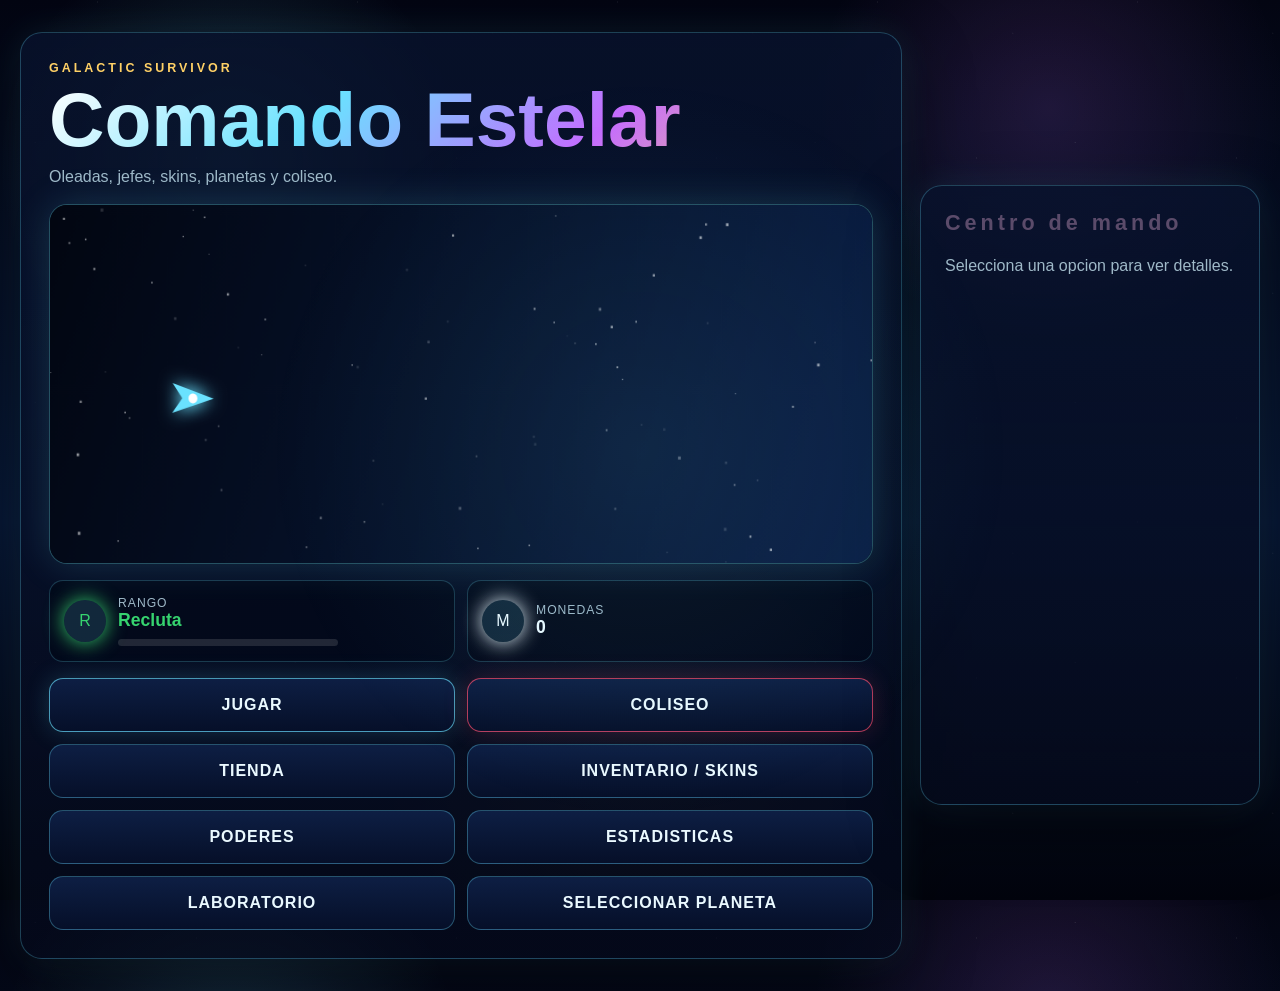
<file: index.html>
<!DOCTYPE html>
<html lang="es">
<head>
    <meta charset="UTF-8">
    <meta name="viewport" content="width=device-width, initial-scale=1.0">
    <title>Galactic Survivor</title>
    <link rel="stylesheet" href="css/juego.css">
    <link rel="stylesheet" href="css/expansion.css">
    <link rel="stylesheet" href="css/mobile-controls.css">
    <link rel="stylesheet" href="css/menu.css">
</head>
<body class="menu-active">
    <main class="menu-shell">
        <section class="hero-panel" aria-label="Menu principal">
            <div class="brand-block">
                <p class="eyebrow">Galactic Survivor</p>
                <h1>Comando Estelar</h1>
                <p class="subtitle">Oleadas, jefes, skins, planetas y coliseo.</p>
            </div>

            <div class="preview-frame" id="previewFrame">
                <canvas id="gamePreview" width="920" height="360" aria-label="Preview animado del juego"></canvas>
                <div class="preview-scan"></div>
            </div>

            <div class="status-row">
                <article class="rank-card" id="rankCard">
                    <span class="rank-icon" id="rankIcon">R</span>
                    <div>
                        <small>Rango</small>
                        <strong id="rankName">Recluta</strong>
                        <div class="rank-bar"><span id="rankProgress"></span></div>
                    </div>
                </article>
                <article class="currency-card" id="coinCard">
                    <span class="coin-icon">M</span>
                    <div>
                        <small>Monedas</small>
                        <strong id="coinAmount">0</strong>
                    </div>
                </article>
            </div>

            <nav class="main-actions" aria-label="Acciones principales">
                <button class="pro-btn primary" data-play="normal">Jugar</button>
                <button class="pro-btn danger" data-play="coliseum">Coliseo</button>
                <button class="pro-btn" data-panel="shop">Tienda</button>
                <button class="pro-btn" data-panel="inventory">Inventario / Skins</button>
                <button class="pro-btn" data-panel="powers">Poderes</button>
                <button class="pro-btn" data-panel="stats">Estadisticas</button>
                <button class="pro-btn" data-panel="lab">Laboratorio</button>
                <button class="pro-btn" data-panel="planet">Seleccionar Planeta</button>
            </nav>
        </section>

        <aside class="side-panel">
            <h2 id="panelTitle">Centro de mando</h2>
            <div id="panelContent" class="panel-content">
                <p>Selecciona una opcion para ver detalles.</p>
            </div>
        </aside>
    </main>
    <div id="gameContainer">
        <canvas id="gameCanvas"></canvas>

        <!-- HUD -->
        <div id="hud" class="hidden">
            <div id="hudTop">
                <div id="playerStats">
                    <div id="healthBarContainer"><div id="healthBar"></div><span id="healthText">100/100</span></div>
                    <div id="shieldBarContainer"><div id="shieldBar"></div><span id="shieldText">0</span></div>
                </div>
                <div id="waveInfo"><span id="waveText">Oleada 1</span><span id="enemyCount">Enemigos: 0</span></div>
                <div id="scoreInfo"><span id="scoreText">Puntuacion: 0</span><span id="comboText">Combo: x1</span><span id="levelText">Nivel: 1</span></div>
            </div>

            <div id="hudBottom">
                <div id="weaponInfo"><span id="weaponName">Disparo Normal</span><div id="ammoBarContainer"><div id="ammoBar"></div></div></div>
                <div id="cooldowns">
                    <div class="cooldown" id="dashCooldown"><div class="cooldownBar" id="dashBar"></div><span>Dash (Shift)</span></div>
                    <div class="cooldown" id="skillCooldown"><div class="cooldownBar" id="skillBar"></div><span>Habilidad (E)</span></div>
                </div>
                <div id="powerups"><div id="activePowerups"></div></div>
            </div>
        </div>

        <!-- Gamification UI -->
        <div id="gamificationUI" class="hidden">
            <div id="topRightUI">
                <div class="currency-item"><span class="currency-icon">M</span><span id="coinsAmount">0</span></div>
                <div class="currency-item"><span class="currency-icon">C</span><span id="creditsAmount">0</span></div>
                <div class="currency-item"><span class="currency-icon">BP</span><span id="bpAmount">0</span></div>
            </div>
            <div id="playerXPBar">
                <span id="rankBadge">Novato</span>
                <div id="xpBarContainer"><div id="xpBarFill"></div></div>
                <span id="xpText">0/100</span>
            </div>
            <div id="quickAccessButtons">
                <button id="btnMissions" class="quick-btn" title="Misiones">M</button>
                <button id="btnShop" class="quick-btn" title="Tienda">T</button>
                <button id="btnRanking" class="quick-btn" title="Ranking">R</button>
                <button id="btnBattlePass" class="quick-btn" title="Pase de Batalla">BP</button>
            </div>

            <!-- Misiones -->
            <div id="missionsPanel" class="gamification-panel hidden">
                <div class="panel-header">
                    <h3>Misiones Diarias</h3>
                    <div class="panel-actions"><button id="btnRefreshMissions" class="action-btn" title="Renovar">Renovar</button><button id="closeMissions" class="close-btn">X</button></div>
                </div>
                <div id="missionsList"></div>
            </div>

            <!-- Tienda -->
            <div id="shopPanel" class="gamification-panel hidden">
                <div class="panel-header"><h3>Tienda</h3><button id="closeShop" class="close-btn">X</button></div>
                <div class="shopTabs">
                    <button class="shopTab active" data-tab="skin">Skins</button>
                    <button class="shopTab" data-tab="frame">Marcos</button>
                    <button class="shopTab" data-tab="effect">Efectos</button>
                </div>
                <div id="shopContent"></div>
            </div>

            <!-- Ranking -->
            <div id="rankingPanel" class="gamification-panel hidden">
                <div class="panel-header"><h3>Ranking</h3><button id="closeRanking" class="close-btn">X</button></div>
                <div class="rankingTabs">
                    <button class="rankTab active" data-rank="coins">Monedas</button>
                    <button class="rankTab" data-rank="kills">Kills</button>
                    <button class="rankTab" data-rank="level">Nivel</button>
                </div>
                <div id="rankingList"></div>
            </div>

            <!-- Battle Pass -->
            <div id="battlePassPanel" class="gamification-panel hidden">
                <div class="panel-header"><h3>Pase de Batalla</h3><button id="closeBattlePass" class="close-btn">X</button></div>
                <div class="bp-info">
                    <span>Nivel <span id="bpLevelNum">1</span></span>
                    <div id="bpProgressBar"><div id="bpProgressFill"></div></div>
                    <span id="bpXPText">0/1000 XP</span>
                </div>
                <div id="bpRewardsList"></div>
                <div id="premiumBanner" class="bp-premium-banner" style="display:none;"><button id="btnBuyPremium" class="premium-btn">Comprar Premium (1000 monedas)</button></div>
            </div>
        </div>

        <!-- Menus -->
        <div id="mainMenu" class="screen">
            <div class="menuBg"></div>
            <div class="menuContent">
                <h1 class="gameTitle">GALACTIC SURVIVOR</h1>
                <p class="gameSubtitle">Shooter espacial por oleadas</p>
                <div class="menuButtons">
                    <button id="btnStart" class="menuBtn primary">JUGAR</button>
                    <button id="btnColiseum" class="menuBtn primary coliseumBtn">COLISEO</button>
                    <button id="btnDifficulty" class="menuBtn">Dificultad: Normal</button>
                    <button id="btnControls" class="menuBtn">Controles</button>
                    <button id="btnGamificationMenu" class="menuBtn">Gamificacion</button>
                </div>
                <div id="highScore">Record: <span>0</span></div>
                <div id="playerStatsSummary">
                    <span>Nivel: <span id="menuLevel">1</span></span>
                    <span>Rango: <span id="menuRank">Novato</span></span>
                    <span>Monedas: <span id="menuCoins">0</span></span>
                </div>
            </div>
        </div>

        <div id="gamificationMenuScreen" class="screen hidden">
            <div class="menuBg"></div>
            <div class="menuContent">
                <h2>GAMIFICACION</h2>
                <p class="gameSubtitle">Misiones - Tienda - Ranking - Pase de Batalla</p>
                <div class="menuButtons">
                    <button id="btnOpenMissions" class="menuBtn">Misiones</button>
                    <button id="btnOpenShop" class="menuBtn">Tienda</button>
                    <button id="btnOpenRanking" class="menuBtn">Ranking</button>
                    <button id="btnOpenBattlePass" class="menuBtn">Pase</button>
                </div>
                <button id="btnBackGamification" class="menuBtn">Volver</button>
            </div>
        </div>

        <!-- Otras pantallas -->
        <div id="controlsScreen" class="screen hidden">
            <div class="menuBg"></div>
            <div class="menuContent">
                <h2>CONTROLES</h2>
                <div class="controlsList">
                    <div class="controlItem"><span class="key">W A S D</span><span>Moverse</span></div>
                    <div class="controlItem"><span class="key">Mouse</span><span>Apuntar</span></div>
                    <div class="controlItem"><span class="key">Click Izq</span><span>Disparar</span></div>
                    <div class="controlItem"><span class="key">Shift</span><span>Dash</span></div>
                    <div class="controlItem"><span class="key">E</span><span>Nave aliada gigante</span></div>
                    <div class="controlItem"><span class="key">C</span><span>Explosion de choque</span></div>
                    <div class="controlItem"><span class="key">R</span><span>Recargar</span></div>
                    <div class="controlItem"><span class="key">1-7</span><span>Cambiar Arma</span></div>
                    <div class="controlItem"><span class="key">8</span><span>Escopeta</span></div>
                    <div class="controlItem"><span class="key">9</span><span>Railgun</span></div>
                    <div class="controlItem"><span class="key">0</span><span>Canon Plasma</span></div>
                    <div class="controlItem"><span class="key">P / Esc</span><span>Pausar</span></div>
                </div>
                <button id="btnBackControls" class="menuBtn">Volver</button>
            </div>
        </div>

        <div id="pauseScreen" class="screen hidden">
            <div class="menuBg"></div>
            <div class="menuContent">
                <h2>PAUSA</h2>
                <div class="menuButtons">
                    <button id="btnResume" class="menuBtn primary">Reanudar</button>
                    <button id="btnRestartPause" class="menuBtn">Reiniciar</button>
                    <button id="btnMenuPause" class="menuBtn">Menu Principal</button>
                </div>
            </div>
        </div>

        <div id="gameOverScreen" class="screen hidden">
            <div class="menuBg"></div>
            <div class="menuContent">
                <h2 class="defeat">DERROTA</h2>
                <div class="statsSummary">
                    <p>Oleada: <span id="finalWave">1</span></p>
                    <p>Puntuacion: <span id="finalScore">0</span></p>
                    <p>Enemigos: <span id="finalKills">0</span></p>
                    <p>Combo max: <span id="finalCombo">x1</span></p>
                    <p>Nivel: <span id="finalLevel">1</span></p>
                    <p>XP total: <span id="finalXP">0</span></p>
                    <p>Monedas ganadas: <span id="finalCoins">0</span></p>
                </div>
                <div class="menuButtons">
                    <button id="btnRestart" class="menuBtn primary">Reintentar</button>
                    <button id="btnMenu" class="menuBtn">Menu Principal</button>
                </div>
            </div>
        </div>

        <div id="victoryScreen" class="screen hidden">
            <div class="menuBg"></div>
            <div class="menuContent">
                <h2 class="victory">VICTORIA!</h2>
                <p class="victorySub">Has derrotado a todos los jefes!</p>
                <div class="statsSummary">
                    <p>Puntuacion: <span id="victoryScore">0</span></p>
                    <p>Enemigos: <span id="victoryKills">0</span></p>
                    <p>Nivel: <span id="victoryLevel">1</span></p>
                    <p>XP: <span id="victoryXP">0</span></p>
                </div>
                <div class="menuButtons">
                    <button id="btnRestartVictory" class="menuBtn primary">Jugar de Nuevo</button>
                    <button id="btnMenuVictory" class="menuBtn">Menu Principal</button>
                </div>
            </div>
        </div>

        <div id="shopScreen" class="screen hidden">
            <div class="menuBg"></div>
            <div class="menuContent">
                <h2>MEJORAS</h2>
                <p class="shopSubtitle">Elige una mejora</p>
                <div id="shopOptions" class="shopGrid"></div>
                <button id="btnSkipShop" class="menuBtn">Saltar</button>
            </div>
        </div>

        <!-- Notificaciones & overlays -->
        <div id="notifications"></div>
        <div id="eventOverlay"></div>

        <!-- Boss bar -->
        <div id="bossBar" class="hidden">
            <div id="bossName">JEFE</div>
            <div id="bossHealthContainer"><div id="bossHealthBar"></div></div>
        </div>
    </div>

    <div id="toastLayer" class="toast-layer" aria-live="polite"></div>
    <div id="transitionOverlay" class="transition-overlay"></div>
    <script src="js/juego.js"></script>
    <script src="js/expansion.js"></script>
    <script src="js/casino-coliseum.js"></script>
    <script src="js/mega-content.js"></script>
    <script src="js/image-bosses.js"></script>
    <script src="js/boss-rng.js"></script>
    <script src="js/mobile-controls.js"></script>
    <script src="js/menu.js"></script>
</body>
</html>
</file>
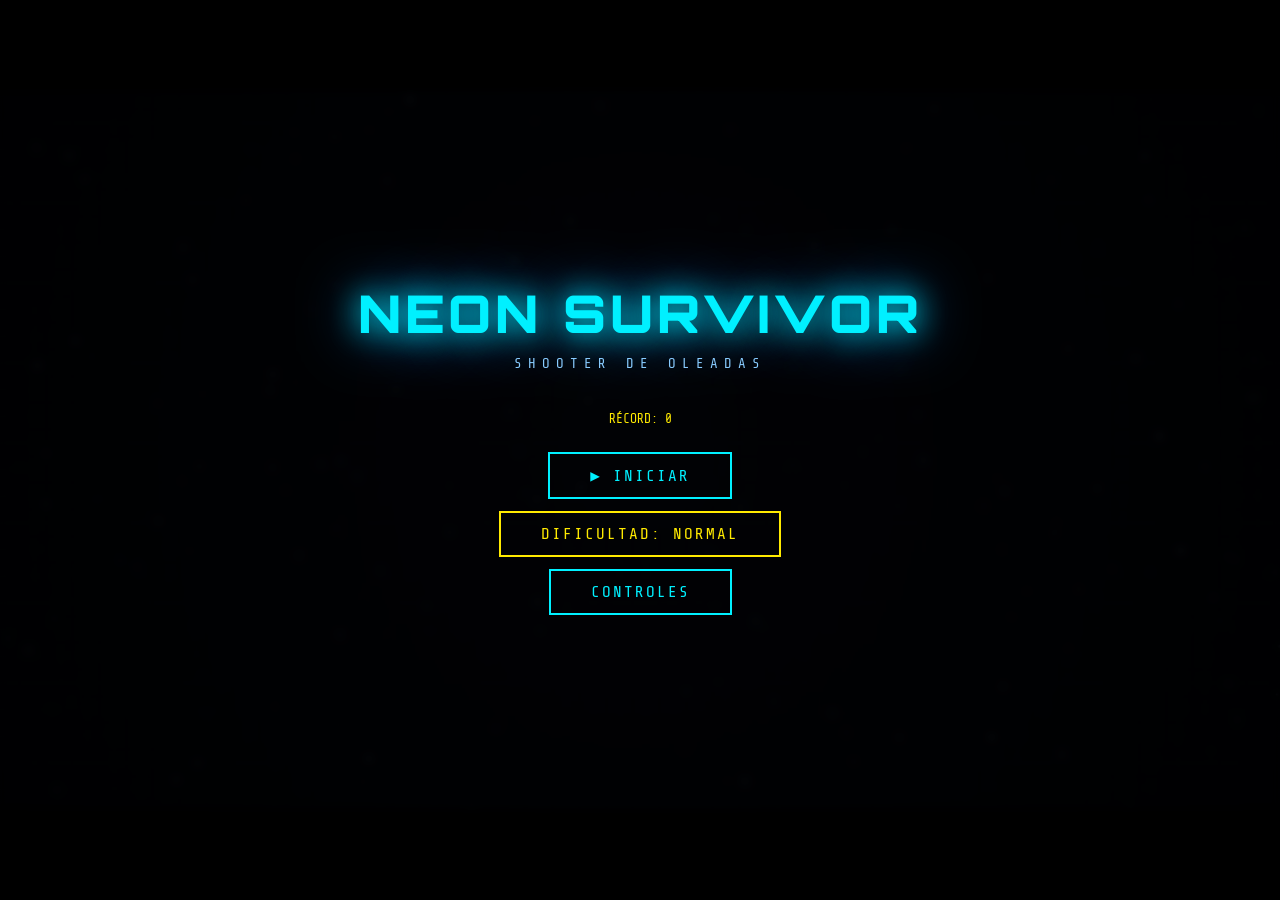
<file: prueba.html>
<!DOCTYPE html>
<html lang="es">
<head>
<meta charset="UTF-8">
<meta name="viewport" content="width=device-width, initial-scale=1.0">
<title>NEON SURVIVOR</title>
<style>
  @import url('https://fonts.googleapis.com/css2?family=Orbitron:wght@400;700;900&family=Share+Tech+Mono&display=swap');
  *{margin:0;padding:0;box-sizing:border-box;}
  body{background:#000;overflow:hidden;font-family:'Share Tech Mono',monospace;color:#00f0ff;}
  #gameContainer{position:relative;width:100vw;height:100vh;}
  #gameCanvas{display:block;width:100%;height:100%;}

  /* HUD */
  #hud{position:absolute;top:0;left:0;width:100%;pointer-events:none;padding:10px;z-index:10;}
  #hud.hidden{display:none;}
  .hudRow{display:flex;gap:10px;align-items:center;margin-bottom:4px;flex-wrap:wrap;}
  .hudLabel{font-size:11px;color:#88ccff;min-width:50px;}
  .barBg{background:rgba(0,0,0,0.6);border:1px solid #1a3a4a;border-radius:2px;height:12px;flex:1;max-width:180px;overflow:hidden;}
  .barFill{height:100%;transition:width 0.1s;border-radius:1px;}
  #healthBar{background:linear-gradient(90deg,#ff2244,#ff6688);}
  #shieldBar{background:linear-gradient(90deg,#0088ff,#00f0ff);}
  #ammoBar{background:linear-gradient(90deg,#ffaa00,#ffea00);}
  #dashBar.ready{background:linear-gradient(90deg,#00ff88,#00f0ff);}
  #dashBar.cooldown{background:linear-gradient(90deg,#224444,#336666);}
  #skillBar.ready{background:linear-gradient(90deg,#ff00e4,#ff88ff);}
  #skillBar.cooldown{background:linear-gradient(90deg,#442244,#664466);}
  .hudText{font-size:11px;color:#aaddff;min-width:40px;}
  #topRight{position:absolute;top:10px;right:10px;text-align:right;}
  #scoreText{font-family:'Orbitron',monospace;font-size:18px;color:#ffea00;text-shadow:0 0 10px #ffaa00;}
  #comboText{font-size:13px;color:#ff88ff;}
  #waveText{font-size:13px;color:#00f0ff;}
  #enemyCount{font-size:11px;color:#88ccff;}
  #weaponName{font-size:11px;color:#ffaa00;}
  #activePowerups{display:flex;flex-wrap:wrap;gap:4px;margin-top:4px;max-width:320px;}
  .powerupIcon{background:rgba(0,0,0,0.7);border:1px solid;border-radius:3px;padding:2px 5px;font-size:13px;position:relative;}
  .powerupTimer{font-size:8px;position:absolute;bottom:-1px;right:1px;color:#aaa;}

  /* Boss Bar */
  #bossBar{position:absolute;bottom:80px;left:50%;transform:translateX(-50%);width:60%;text-align:center;z-index:10;}
  #bossBar.hidden{display:none;}
  #bossName{font-family:'Orbitron',monospace;font-size:14px;color:#ff4444;text-shadow:0 0 10px #ff0000;margin-bottom:4px;}
  #bossBarBg{background:rgba(0,0,0,0.7);border:2px solid #ff4444;border-radius:3px;height:18px;overflow:hidden;}
  #bossHealthBar{height:100%;background:linear-gradient(90deg,#880000,#ff4444,#ff8888);transition:width 0.15s;width:100%;}

  /* Notifications */
  #notifications{position:absolute;top:50%;left:50%;transform:translate(-50%,-50%);pointer-events:none;z-index:20;text-align:center;}
  .notification{font-family:'Orbitron',monospace;font-size:24px;font-weight:900;padding:10px 30px;margin:5px 0;border-radius:4px;animation:notifAnim 2.5s forwards;}
  .notification.wave{color:#00f0ff;text-shadow:0 0 20px #00f0ff;border:2px solid #00f0ff;}
  .notification.boss{color:#ff4444;text-shadow:0 0 20px #ff0000;border:2px solid #ff4444;}
  @keyframes notifAnim{0%{opacity:0;transform:scale(0.5);}20%{opacity:1;transform:scale(1.1);}30%{transform:scale(1);}80%{opacity:1;}100%{opacity:0;transform:translateY(-30px);}}

  /* Screens */
  .screen{position:absolute;top:0;left:0;width:100%;height:100%;display:flex;flex-direction:column;align-items:center;justify-content:center;background:rgba(0,0,0,0.85);z-index:30;backdrop-filter:blur(4px);}
  .screen.hidden{display:none;}
  .gameTitle{font-family:'Orbitron',monospace;font-size:52px;font-weight:900;color:#00f0ff;text-shadow:0 0 30px #00f0ff,0 0 60px #0088ff;margin-bottom:10px;letter-spacing:4px;}
  .gameSubtitle{font-size:14px;color:#88ccff;letter-spacing:6px;margin-bottom:40px;}
  .btn{background:transparent;border:2px solid #00f0ff;color:#00f0ff;font-family:'Share Tech Mono',monospace;font-size:16px;padding:12px 40px;margin:6px;cursor:pointer;letter-spacing:2px;transition:all 0.2s;text-transform:uppercase;}
  .btn:hover{background:#00f0ff;color:#000;box-shadow:0 0 20px #00f0ff;}
  .btn.red{border-color:#ff4444;color:#ff4444;}
  .btn.red:hover{background:#ff4444;color:#000;box-shadow:0 0 20px #ff4444;}
  .btn.yellow{border-color:#ffea00;color:#ffea00;}
  .btn.yellow:hover{background:#ffea00;color:#000;}
  #highScore{font-size:13px;color:#ffea00;margin-bottom:20px;}
  .screenTitle{font-family:'Orbitron',monospace;font-size:32px;font-weight:700;margin-bottom:20px;}
  .screenTitle.red{color:#ff4444;text-shadow:0 0 20px #ff0000;}
  .screenTitle.green{color:#00ff88;text-shadow:0 0 20px #00ff88;}
  .controlsGrid{display:grid;grid-template-columns:1fr 1fr;gap:8px 20px;text-align:left;margin-bottom:20px;font-size:13px;}
  .ctrlKey{color:#ffea00;}
  #finalStats,#victoryStats{font-size:14px;line-height:2;margin-bottom:20px;text-align:center;}

  /* Shop */
  #shopScreen{background:rgba(0,5,20,0.95);}
  .shopTitle{font-family:'Orbitron',monospace;font-size:28px;color:#ffea00;margin-bottom:8px;text-shadow:0 0 15px #ffaa00;}
  .shopSubtitle{font-size:12px;color:#88ccff;margin-bottom:24px;letter-spacing:3px;}
  #shopOptions{display:flex;gap:16px;flex-wrap:wrap;justify-content:center;}
  .shopOption{background:rgba(0,20,40,0.9);border:2px solid #00f0ff;border-radius:6px;padding:20px;width:180px;cursor:pointer;transition:all 0.2s;text-align:center;}
  .shopOption:hover{border-color:#ffea00;box-shadow:0 0 20px rgba(255,234,0,0.3);transform:translateY(-3px);}
  .shopIcon{font-size:32px;margin-bottom:8px;}
  .shopName{font-family:'Orbitron',monospace;font-size:12px;color:#ffea00;margin-bottom:6px;}
  .shopDesc{font-size:11px;color:#88ccff;line-height:1.4;}

  /* Controls screen */
  #controlsScreen{background:rgba(0,0,10,0.95);}
  .controlsGrid{column-count:2;gap:10px 30px;font-size:13px;}
  .controlRow{display:flex;gap:10px;margin:4px 0;}

  /* Mini HUD extras */
  #reloadIndicator{position:absolute;font-size:12px;color:#ffaa00;top:110px;left:10px;opacity:0;transition:opacity 0.2s;}
  #reloadIndicator.show{opacity:1;}
</style>
</head>
<body>
<div id="gameContainer">
  <canvas id="gameCanvas"></canvas>

  <!-- HUD -->
  <div id="hud" class="hidden">
    <div class="hudRow">
      <span class="hudLabel">❤ HP</span>
      <div class="barBg"><div class="barFill" id="healthBar" style="width:100%"></div></div>
      <span class="hudText" id="healthText">100/100</span>
    </div>
    <div class="hudRow">
      <span class="hudLabel">🛡 SHD</span>
      <div class="barBg"><div class="barFill" id="shieldBar" style="width:0%"></div></div>
      <span class="hudText" id="shieldText">0</span>
    </div>
    <div class="hudRow">
      <span class="hudLabel">🔫 AMMO</span>
      <div class="barBg"><div class="barFill" id="ammoBar" style="width:100%"></div></div>
    </div>
    <div class="hudRow">
      <span class="hudLabel">💨 DASH</span>
      <div class="barBg"><div class="barFill cooldownBar ready" id="dashBar" style="width:100%"></div></div>
    </div>
    <div class="hudRow">
      <span class="hudLabel">⚡ SKILL</span>
      <div class="barBg"><div class="barFill cooldownBar ready" id="skillBar" style="width:100%"></div></div>
    </div>
    <div id="activePowerups"></div>
    <div id="topRight">
      <div id="scoreText">0</div>
      <div id="waveText">Oleada 0</div>
      <div id="enemyCount">Enemigos: 0</div>
      <div id="weaponName">Disparo Normal</div>
      <div id="comboText">Combo: x0</div>
    </div>
  </div>

  <div id="bossBar" class="hidden">
    <div id="bossName">JEFE</div>
    <div id="bossBarBg"><div id="bossHealthBar"></div></div>
  </div>

  <div id="notifications"></div>
  <div id="reloadIndicator">⟳ RECARGANDO...</div>

  <!-- Main Menu -->
  <div class="screen" id="mainMenu">
    <div class="gameTitle">NEON SURVIVOR</div>
    <div class="gameSubtitle">SHOOTER DE OLEADAS</div>
    <div id="highScore">RÉCORD: <span>0</span></div>
    <button class="btn" id="btnStart">▶ INICIAR</button>
    <button class="btn yellow" id="btnDifficulty">Dificultad: Normal</button>
    <button class="btn" id="btnControls">CONTROLES</button>
  </div>

  <!-- Controls -->
  <div class="screen hidden" id="controlsScreen">
    <div class="screenTitle">CONTROLES</div>
    <div class="controlsGrid" style="display:grid;grid-template-columns:1fr 1fr;gap:6px 30px;margin-bottom:20px;font-size:13px;">
      <div><span class="ctrlKey">WASD / ↑↓←→</span> — Mover</div>
      <div><span class="ctrlKey">SHIFT</span> — Dash</div>
      <div><span class="ctrlKey">CLICK</span> — Disparar</div>
      <div><span class="ctrlKey">R</span> — Recargar</div>
      <div><span class="ctrlKey">E</span> — Habilidad Especial</div>
      <div><span class="ctrlKey">P / ESC</span> — Pausa</div>
      <div><span class="ctrlKey">1</span> — Normal</div>
      <div><span class="ctrlKey">2</span> — Triple</div>
      <div><span class="ctrlKey">3</span> — Quíntuple</div>
      <div><span class="ctrlKey">4</span> — Granada</div>
      <div><span class="ctrlKey">5</span> — Láser</div>
      <div><span class="ctrlKey">6</span> — Onda de Choque</div>
      <div><span class="ctrlKey">7</span> — Misil Rastreador</div>
      <div><span class="ctrlKey">8</span> — Escopeta</div>
      <div><span class="ctrlKey">9</span> — Railgun</div>
      <div><span class="ctrlKey">0</span> — Plasma</div>
    </div>
    <button class="btn" id="btnBackControls">← VOLVER</button>
  </div>

  <!-- Pause -->
  <div class="screen hidden" id="pauseScreen">
    <div class="screenTitle">PAUSADO</div>
    <button class="btn" id="btnResume">▶ CONTINUAR</button>
    <button class="btn yellow" id="btnRestartPause">↺ REINICIAR</button>
    <button class="btn red" id="btnMenuPause">⌂ MENÚ</button>
  </div>

  <!-- Game Over -->
  <div class="screen hidden" id="gameOverScreen">
    <div class="screenTitle red">GAME OVER</div>
    <div id="finalStats"></div>
    <button class="btn" id="btnRestart">↺ REINICIAR</button>
    <button class="btn red" id="btnMenu">⌂ MENÚ</button>
  </div>

  <!-- Victory -->
  <div class="screen hidden" id="victoryScreen">
    <div class="screenTitle green">¡VICTORIA!</div>
    <div id="victoryStats"></div>
    <button class="btn" id="btnRestartVictory">↺ JUGAR DE NUEVO</button>
    <button class="btn" id="btnMenuVictory">⌂ MENÚ</button>
  </div>

  <!-- Shop -->
  <div class="screen hidden" id="shopScreen">
    <div class="shopTitle">⬡ TIENDA DE MEJORAS</div>
    <div class="shopSubtitle">ELIGE UNA MEJORA</div>
    <div id="shopOptions"></div>
    <button class="btn" id="btnSkipShop" style="margin-top:20px;">SALTAR →</button>
  </div>
</div>

<script>
// ============================================
// CONFIGURACIÓN GLOBAL
// ============================================
const CONFIG = {
    canvasWidth: 1920,
    canvasHeight: 1080,
    playerSpeed: 3.5,
    playerMaxHealth: 100,
    playerMaxShield: 50,
    dashSpeed: 12,
    dashDuration: 12,
    dashCooldown: 120,
    dashInvulnerability: 15,
    fireRate: 8,
    maxAmmo: 30,
    reloadTime: 60,
    skillCooldown: 300,
    comboDecay: 180,
    maxCombo: 50,
    particleLimit: 500,
    screenShakeIntensity: 8,
    screenShakeDecay: 0.85,
    difficulty: 'normal',
};

const DIFFICULTY_MULT = {
    easy:   { enemyHealth:0.7, enemyDamage:0.6, enemySpeed:0.8, spawnRate:1.3, scoreMult:0.8 },
    normal: { enemyHealth:1.0, enemyDamage:1.0, enemySpeed:1.0, spawnRate:1.0, scoreMult:1.0 },
    hard:   { enemyHealth:1.4, enemyDamage:1.5, enemySpeed:1.2, spawnRate:0.7, scoreMult:1.5 },
};

// ============================================
// UTILIDADES
// ============================================
function rand(min, max) { return Math.random() * (max - min) + min; }
function randInt(min, max) { return Math.floor(rand(min, max + 1)); }
function randChoice(arr) { return arr[Math.floor(Math.random() * arr.length)]; }
function dist(x1,y1,x2,y2) { return Math.hypot(x2-x1, y2-y1); }
function angle(x1,y1,x2,y2) { return Math.atan2(y2-y1, x2-x1); }
function lerp(a,b,t) { return a + (b-a)*t; }
function clamp(v,min,max) { return Math.max(min, Math.min(max, v)); }
function normalizeAngle(a) {
    while(a > Math.PI) a -= Math.PI*2;
    while(a < -Math.PI) a += Math.PI*2;
    return a;
}
function circleCollision(c1,c2) {
    return dist(c1.x,c1.y,c2.x,c2.y) < (c1.radius||c1.size) + (c2.radius||c2.size);
}
function hexToRgb(hex) {
    return { r:parseInt(hex.slice(1,3),16), g:parseInt(hex.slice(3,5),16), b:parseInt(hex.slice(5,7),16) };
}
function rgbToHex(r,g,b) {
    return '#'+[r,g,b].map(x=>clamp(Math.round(x),0,255).toString(16).padStart(2,'0')).join('');
}
function lerpColor(c1,c2,t) {
    const a=hexToRgb(c1),b=hexToRgb(c2);
    return rgbToHex(lerp(a.r,b.r,t),lerp(a.g,b.g,t),lerp(a.b,b.b,t));
}

// ============================================
// SONIDO
// ============================================
class SoundSystem {
    constructor() { this.ctx=null; this.enabled=true; this.volume=0.3; }
    init() { if(!this.ctx) this.ctx=new(window.AudioContext||window.webkitAudioContext)(); }
    play(type) {
        if(!this.enabled||!this.ctx) return;
        try {
            const osc=this.ctx.createOscillator();
            const gain=this.ctx.createGain();
            osc.connect(gain); gain.connect(this.ctx.destination);
            const t=this.ctx.currentTime;
            switch(type) {
                case 'shoot': osc.type='square'; osc.frequency.setValueAtTime(800,t); osc.frequency.exponentialRampToValueAtTime(200,t+0.1); gain.gain.setValueAtTime(this.volume*0.3,t); gain.gain.exponentialRampToValueAtTime(0.001,t+0.1); osc.start(); osc.stop(t+0.1); break;
                case 'shoot_heavy': osc.type='sawtooth'; osc.frequency.setValueAtTime(300,t); osc.frequency.exponentialRampToValueAtTime(80,t+0.2); gain.gain.setValueAtTime(this.volume*0.5,t); gain.gain.exponentialRampToValueAtTime(0.001,t+0.2); osc.start(); osc.stop(t+0.2); break;
                case 'explosion': osc.type='sawtooth'; osc.frequency.setValueAtTime(150,t); osc.frequency.exponentialRampToValueAtTime(30,t+0.4); gain.gain.setValueAtTime(this.volume*0.6,t); gain.gain.exponentialRampToValueAtTime(0.001,t+0.4); osc.start(); osc.stop(t+0.4); break;
                case 'dash': osc.type='sine'; osc.frequency.setValueAtTime(600,t); osc.frequency.exponentialRampToValueAtTime(1200,t+0.15); gain.gain.setValueAtTime(this.volume*0.2,t); gain.gain.exponentialRampToValueAtTime(0.001,t+0.15); osc.start(); osc.stop(t+0.15); break;
                case 'powerup': osc.type='sine'; osc.frequency.setValueAtTime(400,t); osc.frequency.setValueAtTime(600,t+0.1); osc.frequency.setValueAtTime(800,t+0.2); gain.gain.setValueAtTime(this.volume*0.3,t); gain.gain.exponentialRampToValueAtTime(0.001,t+0.3); osc.start(); osc.stop(t+0.3); break;
                case 'hit': osc.type='square'; osc.frequency.setValueAtTime(200,t); osc.frequency.exponentialRampToValueAtTime(50,t+0.1); gain.gain.setValueAtTime(this.volume*0.4,t); gain.gain.exponentialRampToValueAtTime(0.001,t+0.1); osc.start(); osc.stop(t+0.1); break;
                case 'boss_alert': osc.type='sawtooth'; osc.frequency.setValueAtTime(100,t); for(let i=0;i<5;i++) osc.frequency.setValueAtTime(100+i*80,t+i*0.15); gain.gain.setValueAtTime(this.volume*0.5,t); gain.gain.exponentialRampToValueAtTime(0.001,t+0.8); osc.start(); osc.stop(t+0.8); break;
                case 'victory': osc.type='sine'; [523,659,784,1047].forEach((n,i)=>osc.frequency.setValueAtTime(n,t+i*0.2)); gain.gain.setValueAtTime(this.volume*0.4,t); gain.gain.exponentialRampToValueAtTime(0.001,t+1); osc.start(); osc.stop(t+1); break;
                case 'death': osc.type='sawtooth'; osc.frequency.setValueAtTime(300,t); osc.frequency.exponentialRampToValueAtTime(20,t+0.6); gain.gain.setValueAtTime(this.volume*0.5,t); gain.gain.exponentialRampToValueAtTime(0.001,t+0.6); osc.start(); osc.stop(t+0.6); break;
            }
        } catch(e) {}
    }
}
const sound = new SoundSystem();

// ============================================
// PARTÍCULAS
// ============================================
class ParticleSystem {
    constructor() { this.particles=[]; }
    emit(x,y,count,options={}) {
        const {color='#ff6600',colors=null,speed=3,speedVar=2,life=30,lifeVar=15,size=3,sizeVar=2,gravity=0,friction=0.96,shape='circle',glow=false,angle=null,angleSpread=Math.PI*2}=options;
        for(let i=0;i<count;i++) {
            const a=angle!==null?angle+rand(-angleSpread/2,angleSpread/2):rand(0,Math.PI*2);
            const s=speed+rand(-speedVar,speedVar);
            const c=colors?randChoice(colors):color;
            const l=Math.max(1,life+rand(-lifeVar,lifeVar));
            const ml=Math.max(1,life+rand(-lifeVar,lifeVar));
            const sz=Math.max(0.5,size+rand(-sizeVar,sizeVar));
            this.particles.push({x,y,vx:Math.cos(a)*s,vy:Math.sin(a)*s,life:l,maxLife:ml,size:sz,color:c,gravity,friction,shape,glow,rotation:rand(0,Math.PI*2),rotSpeed:rand(-0.2,0.2)});
        }
        if(this.particles.length>CONFIG.particleLimit) this.particles.splice(0,this.particles.length-CONFIG.particleLimit);
    }
    emitExplosion(x,y,intensity=1) {
        this.emit(x,y,Math.floor(20*intensity),{colors:['#ff4400','#ff8800','#ffaa00','#ffcc00','#ffffff'],speed:6*intensity,speedVar:3*intensity,life:40,size:4*intensity,sizeVar:2,gravity:0.1,friction:0.94,glow:true});
        this.emit(x,y,Math.floor(10*intensity),{colors:['#ff0000','#ff4400'],speed:3*intensity,life:25,size:2,glow:true});
    }
    emitTrail(x,y,color,count=2) { this.emit(x,y,count,{color,speed:0.5,speedVar:0.3,life:15,size:2,sizeVar:1,friction:0.9}); }
    emitSpark(x,y,color='#ffaa00') { this.emit(x,y,5,{color,speed:4,speedVar:2,life:12,size:2,glow:true}); }
    emitShockwave(x,y,color='#00f0ff') { this.emit(x,y,30,{color,speed:8,speedVar:3,life:20,size:3,glow:true}); }
    update() {
        for(let i=this.particles.length-1;i>=0;i--) {
            const p=this.particles[i];
            p.x+=p.vx; p.y+=p.vy; p.vy+=p.gravity; p.vx*=p.friction; p.vy*=p.friction;
            p.rotation+=p.rotSpeed; p.life--;
            if(p.life<=0) this.particles.splice(i,1);
        }
    }
    draw(ctx) {
        ctx.save();
        for(const p of this.particles) {
            if(p.size<=0) continue;
            const alpha=p.life/p.maxLife;
            const size=p.size*alpha;
            ctx.globalAlpha=alpha;
            if(p.glow){ctx.shadowColor=p.color;ctx.shadowBlur=size*3;}
            ctx.fillStyle=p.color;
            ctx.beginPath();
            if(p.shape==='circle') { ctx.arc(p.x,p.y,size,0,Math.PI*2); }
            else if(p.shape==='square') { ctx.save();ctx.translate(p.x,p.y);ctx.rotate(p.rotation);ctx.fillRect(-size/2,-size/2,size,size);ctx.restore(); }
            ctx.fill();
            ctx.shadowBlur=0;
        }
        ctx.restore();
    }
}

// ============================================
// FLOATING TEXT
// ============================================
class FloatingTextSystem {
    constructor() { this.texts=[]; }
    add(x,y,text,color='#ffffff',size=16,life=40) {
        this.texts.push({x,y,text,color,size,life,maxLife:life,vy:-1.5,vx:rand(-0.5,0.5)});
    }
    update() {
        for(let i=this.texts.length-1;i>=0;i--) {
            const t=this.texts[i]; t.x+=t.vx; t.y+=t.vy; t.life--;
            if(t.life<=0) this.texts.splice(i,1);
        }
    }
    draw(ctx) {
        ctx.save();
        for(const t of this.texts) {
            ctx.globalAlpha=t.life/t.maxLife;
            ctx.fillStyle=t.color;
            ctx.font=`bold ${t.size}px 'Segoe UI',sans-serif`;
            ctx.textAlign='center';
            ctx.shadowColor=t.color; ctx.shadowBlur=8;
            ctx.fillText(t.text,t.x,t.y);
            ctx.shadowBlur=0;
        }
        ctx.restore();
    }
}

// ============================================
// SCREEN SHAKE
// ============================================
class ScreenShake {
    constructor() { this.x=0; this.y=0; this.intensity=0; }
    shake(intensity=CONFIG.screenShakeIntensity) { this.intensity=intensity; }
    update() {
        if(this.intensity>0.5) { this.x=rand(-this.intensity,this.intensity); this.y=rand(-this.intensity,this.intensity); this.intensity*=CONFIG.screenShakeDecay; }
        else { this.x=0; this.y=0; this.intensity=0; }
    }
    apply(ctx) { ctx.translate(this.x,this.y); }
}

// ============================================
// BACKGROUND
// ============================================
class BackgroundSystem {
    constructor() {
        this.stars=[];
        this.gridOffset=0;
        this.pulseTime=0;
        for(let i=0;i<200;i++) this.stars.push({x:rand(0,CONFIG.canvasWidth),y:rand(0,CONFIG.canvasHeight),size:rand(0.5,2.5),brightness:rand(0.3,1),twinkleOffset:rand(0,Math.PI*2)});
    }
    update() { this.pulseTime+=0.01; this.gridOffset=(this.gridOffset+0.5)%40; }
    draw(ctx) {
        ctx.fillStyle='#080810'; ctx.fillRect(0,0,CONFIG.canvasWidth,CONFIG.canvasHeight);
        const grad=ctx.createRadialGradient(CONFIG.canvasWidth/2,CONFIG.canvasHeight/2,0,CONFIG.canvasWidth/2,CONFIG.canvasHeight/2,CONFIG.canvasWidth*0.7);
        grad.addColorStop(0,'rgba(10,15,35,1)'); grad.addColorStop(0.5,'rgba(5,8,20,1)'); grad.addColorStop(1,'rgba(2,3,10,1)');
        ctx.fillStyle=grad; ctx.fillRect(0,0,CONFIG.canvasWidth,CONFIG.canvasHeight);
        for(const s of this.stars) {
            const twinkle=Math.sin(this.pulseTime*20+s.twinkleOffset)*0.3+0.7;
            ctx.globalAlpha=s.brightness*twinkle;
            ctx.fillStyle='#aaddff'; ctx.shadowColor='#aaddff'; ctx.shadowBlur=s.size*2;
            ctx.beginPath(); ctx.arc(s.x,s.y,s.size,0,Math.PI*2); ctx.fill();
        }
        ctx.shadowBlur=0; ctx.globalAlpha=1;
        ctx.strokeStyle='rgba(0,240,255,0.04)'; ctx.lineWidth=1;
        for(let x=this.gridOffset;x<CONFIG.canvasWidth;x+=40){ctx.beginPath();ctx.moveTo(x,0);ctx.lineTo(x,CONFIG.canvasHeight);ctx.stroke();}
        for(let y=this.gridOffset;y<CONFIG.canvasHeight;y+=40){ctx.beginPath();ctx.moveTo(0,y);ctx.lineTo(CONFIG.canvasWidth,y);ctx.stroke();}
    }
}

// ============================================
// DRONE
// ============================================
class Drone {
    constructor(owner) { this.owner=owner; this.angle=0; this.orbitRadius=50; this.orbitSpeed=0.03; this.fireTimer=0; this.x=owner.x; this.y=owner.y; }
    update(px,py,enemies) {
        this.angle+=this.orbitSpeed; this.x=px+Math.cos(this.angle)*this.orbitRadius; this.y=py+Math.sin(this.angle)*this.orbitRadius;
        if(this.fireTimer<=0) {
            let closest=null,closestDist=300;
            for(const e of enemies){const d=dist(this.x,this.y,e.x,e.y);if(d<closestDist){closestDist=d;closest=e;}}
            if(closest){const a=angle(this.x,this.y,closest.x,closest.y);game.bulletManager.addBullet(this.x,this.y,a,10,5,'#00ff88',false,false,false);this.fireTimer=20;}
        }
        if(this.fireTimer>0) this.fireTimer--;
    }
    draw(ctx) {
        ctx.save(); ctx.translate(this.x,this.y);
        ctx.fillStyle='#00ff88'; ctx.shadowColor='#00ff88'; ctx.shadowBlur=15;
        ctx.beginPath(); ctx.arc(0,0,6,0,Math.PI*2); ctx.fill();
        ctx.fillStyle='#ffffff'; ctx.beginPath(); ctx.arc(0,0,3,0,Math.PI*2); ctx.fill();
        ctx.shadowBlur=0; ctx.restore();
    }
}

// ============================================
// PLAYER
// ============================================
class Player {
    constructor(x,y) {
        this.x=x; this.y=y; this.radius=14; this.speed=CONFIG.playerSpeed;
        this.maxHealth=CONFIG.playerMaxHealth; this.health=this.maxHealth;
        this.maxShield=CONFIG.playerMaxShield; this.shield=0; this.angle=0;
        this.vx=0; this.vy=0; this.accel=0.8; this.friction=0.88;
        this.dashing=false; this.dashTimer=0; this.dashCooldownTimer=0; this.dashInvulnTimer=0; this.dashTrail=[];
        this.weaponType='normal'; this.ammo=CONFIG.maxAmmo; this.maxAmmo=CONFIG.maxAmmo;
        this.fireTimer=0; this.reloading=false; this.reloadTimer=0;
        this.skillTimer=0; this.skillReady=true;
        this.powerups={};
        this.invulnTimer=0; this.hitFlash=0;
        this.drone=null; this.drones=[];
        this.combo=0; this.score=0; this.comboTimer=0;
        this.animFrame=0; this.walkCycle=0;
        this.level=1; this.xp=0; this.xpToNext=100;
    }

    update(keys,mouse) {
        this.animFrame++;
        let dx=0,dy=0;
        if(keys['KeyW']||keys['ArrowUp']) dy-=1;
        if(keys['KeyS']||keys['ArrowDown']) dy+=1;
        if(keys['KeyA']||keys['ArrowLeft']) dx-=1;
        if(keys['KeyD']||keys['ArrowRight']) dx+=1;
        if(dx!==0||dy!==0){const len=Math.hypot(dx,dy);dx/=len;dy/=len;this.vx+=dx*this.accel;this.vy+=dy*this.accel;this.walkCycle+=0.15;}
        if(keys['ShiftLeft']||keys['ShiftRight']) this.tryDash(dx,dy);
        if(this.dashing){this.dashTimer--;this.dashInvulnTimer--;this.dashTrail.push({x:this.x,y:this.y,alpha:1});if(this.dashTrail.length>8)this.dashTrail.shift();if(this.dashTimer<=0){this.dashing=false;this.vx*=0.3;this.vy*=0.3;}}
        else{this.vx*=this.friction;this.vy*=this.friction;if(this.dashCooldownTimer>0)this.dashCooldownTimer--;if(this.dashInvulnTimer>0)this.dashInvulnTimer--;}
        for(const t of this.dashTrail) t.alpha*=0.85;
        this.dashTrail=this.dashTrail.filter(t=>t.alpha>0.05);
        const speedMult=this.powerups.speed?1.5:1;
        this.x+=this.vx*this.speed*speedMult; this.y+=this.vy*this.speed*speedMult;
        this.x=clamp(this.x,this.radius,CONFIG.canvasWidth-this.radius);
        this.y=clamp(this.y,this.radius,CONFIG.canvasHeight-this.radius);
        this.angle=angle(this.x,this.y,mouse.x,mouse.y);
        if(mouse.down&&this.fireTimer<=0&&!this.reloading) this.shoot(game.bulletManager);
        if(this.fireTimer>0) this.fireTimer--;
        if(this.reloading){this.reloadTimer--;if(this.reloadTimer<=0){this.ammo=this.maxAmmo;this.reloading=false;}}
        if(keys['KeyR']&&!this.reloading&&this.ammo<this.maxAmmo){this.reloading=true;this.reloadTimer=CONFIG.reloadTime;}
        if(keys['KeyE']&&this.skillReady) this.useSkill();
        if(this.skillTimer>0){this.skillTimer--;if(this.skillTimer<=0)this.skillReady=true;}
        if(keys['Digit1']) this.weaponType='normal';
        if(keys['Digit2']) this.weaponType='triple';
        if(keys['Digit3']) this.weaponType='quintuple';
        if(keys['Digit4']) this.weaponType='grenade';
        if(keys['Digit5']) this.weaponType='laser';
        if(keys['Digit6']) this.weaponType='shockwave';
        if(keys['Digit7']) this.weaponType='homing';
        if(keys['Digit8']) this.weaponType='shotgun';
        if(keys['Digit9']) this.weaponType='railgun';
        if(keys['Digit0']) this.weaponType='plasma';
        for(const key in this.powerups){this.powerups[key]--;if(this.powerups[key]<=0)delete this.powerups[key];}
        if(this.powerups.slowmotion){for(const enemy of game.enemyManager.enemies)enemy.slowTimer=10;}
        if(this.invulnTimer>0)this.invulnTimer--;
        if(this.hitFlash>0)this.hitFlash--;
        if(this.comboTimer>0){this.comboTimer--;if(this.comboTimer<=0)this.combo=0;}
        if(this.powerups.regen&&this.health<this.maxHealth&&this.animFrame%30===0)this.health=Math.min(this.maxHealth,this.health+1);
        if(this.powerups.shieldRegen&&this.shield<this.maxShield&&this.animFrame%60===0)this.shield=Math.min(this.maxShield,this.shield+1);
        // Multi-drones
        for(const d of this.drones) d.update(this.x,this.y,game.enemyManager.enemies);
        if(this.drone) this.drone.update(this.x,this.y,game.enemyManager.enemies);
        // Aura de daño
        if(this.powerups.damageAura&&this.animFrame%10===0){
            for(const enemy of game.enemyManager.enemies){if(dist(this.x,this.y,enemy.x,enemy.y)<80)enemy.takeDamage(2);}
        }
    }

    tryDash(dx,dy) {
        if(this.dashCooldownTimer<=0&&!this.dashing&&(dx!==0||dy!==0)){
            this.dashing=true; this.dashTimer=CONFIG.dashDuration; this.dashCooldownTimer=CONFIG.dashCooldown;
            this.dashInvulnTimer=CONFIG.dashInvulnerability; this.vx=dx*2; this.vy=dy*2;
            sound.play('dash');
            game.particles.emit(this.x,this.y,15,{colors:['#00f0ff','#00aaff','#ffffff'],speed:5,life:20,size:3,glow:true,angle:this.angle+Math.PI,angleSpread:Math.PI*0.5});
        }
    }

    shoot(bm) {
        if(this.ammo<=0&&!this.powerups.infinite){this.reloading=true;this.reloadTimer=CONFIG.reloadTime;return;}
        const mult=this.powerups.damage?2:1;
        const massiveMult=this.powerups.massive?3:1;
        const totalMult=mult*massiveMult;
        const pierce=!!this.powerups.pierce;
        const explosive=!!this.powerups.explosive;
        const freeze=!!this.powerups.freeze;
        let fireRate=CONFIG.fireRate;
        if(this.powerups.rapid) fireRate=Math.max(2,fireRate-4);
        if(this.powerups.autofire) fireRate=Math.max(1,fireRate-2);
        this.fireTimer=fireRate;
        if(!this.powerups.infinite) this.ammo--;
        const spread=this.powerups.spread?0.3:0.05;

        switch(this.weaponType) {
            case 'normal': bm.addBullet(this.x,this.y,this.angle+rand(-spread,spread),12,10*totalMult,'#00f0ff',pierce,explosive,freeze); sound.play('shoot'); break;
            case 'triple': for(let i=-1;i<=1;i++) bm.addBullet(this.x,this.y,this.angle+i*0.15+rand(-spread,spread),11,8*totalMult,'#00aaff',pierce,explosive,freeze); sound.play('shoot'); break;
            case 'quintuple': for(let i=-2;i<=2;i++) bm.addBullet(this.x,this.y,this.angle+i*0.12+rand(-spread,spread),10,7*totalMult,'#ff00e4',pierce,explosive,freeze); sound.play('shoot_heavy'); break;
            case 'grenade': bm.addGrenade(this.x,this.y,this.angle,7,25*totalMult,60); sound.play('shoot_heavy'); break;
            case 'laser': bm.addLaser(this.x,this.y,this.angle,20*totalMult,20); sound.play('shoot_heavy'); break;
            case 'shockwave': bm.addShockwave(this.x,this.y,8*totalMult); sound.play('shoot_heavy'); break;
            case 'homing': bm.addHoming(this.x,this.y,this.angle,9,15*totalMult); sound.play('shoot'); break;
            case 'shotgun':
                for(let i=0;i<8;i++) bm.addBullet(this.x,this.y,this.angle+rand(-0.5,0.5),rand(8,14),6*totalMult,'#ffaa00',pierce,explosive,freeze);
                sound.play('shoot_heavy'); break;
            case 'railgun':
                bm.addRailgun(this.x,this.y,this.angle,40*totalMult);
                this.fireTimer=40; sound.play('shoot_heavy'); break;
            case 'plasma':
                bm.addPlasma(this.x,this.y,this.angle,6,18*totalMult);
                sound.play('shoot_heavy'); break;
        }
        this.vx-=Math.cos(this.angle)*0.5; this.vy-=Math.sin(this.angle)*0.5;
        const muzzleX=this.x+Math.cos(this.angle)*20, muzzleY=this.y+Math.sin(this.angle)*20;
        game.particles.emit(muzzleX,muzzleY,3,{colors:['#00f0ff','#ffffff'],speed:3,life:8,size:2,glow:true,angle:this.angle,angleSpread:0.5});
    }

    useSkill() {
        this.skillReady=false; this.skillTimer=CONFIG.skillCooldown;
        game.particles.emitShockwave(this.x,this.y,'#ffea00');
        const enemies=[...game.enemyManager.enemies];
        if(game.miniBoss&&!game.miniBoss.dead) enemies.push(game.miniBoss);
        if(game.boss&&!game.boss.dead) enemies.push(game.boss);
        for(const enemy of enemies) {
            const d=dist(this.x,this.y,enemy.x,enemy.y);
            if(d<250){const pa=angle(this.x,this.y,enemy.x,enemy.y);enemy.vx+=Math.cos(pa)*8;enemy.vy+=Math.sin(pa)*8;enemy.takeDamage(30);}
        }
        game.screenShake.shake(12); sound.play('explosion');
    }

    takeDamage(amount) {
        if(this.invulnTimer>0||this.dashInvulnTimer>0||this.powerups.god) return;
        if(this.shield>0){const abs=Math.min(this.shield,amount);this.shield-=abs;amount-=abs;if(this.powerups.reflect){for(const e of game.enemyManager.enemies){if(dist(this.x,this.y,e.x,e.y)<100)e.takeDamage(abs*0.5);}}}
        if(amount>0){this.health-=amount;this.hitFlash=10;this.invulnTimer=30;game.screenShake.shake(5);sound.play('hit');game.particles.emit(this.x,this.y,8,{colors:['#ff0000','#ff4444'],speed:4,life:15,size:3,glow:true});}
        if(this.health<=0){this.health=0;game.gameOver();}
    }

    heal(amount) { this.health=Math.min(this.maxHealth,this.health+amount); }
    addShield(amount) { this.shield=Math.min(this.maxShield,this.shield+amount); }
    addCombo() { this.combo=Math.min(CONFIG.maxCombo,this.combo+1); this.comboTimer=CONFIG.comboDecay; }
    getComboMult() { return 1+Math.floor(this.combo/5)*0.5; }
    addXP(amount) {
        this.xp+=amount;
        if(this.xp>=this.xpToNext){this.xp-=this.xpToNext;this.level++;this.xpToNext=Math.floor(this.xpToNext*1.3);this.maxHealth+=10;this.health=Math.min(this.maxHealth,this.health+10);game.showNotification(`¡NIVEL ${this.level}! +10 HP`,  'wave');}
    }

    draw(ctx) {
        ctx.save();
        for(const t of this.dashTrail){ctx.globalAlpha=t.alpha*0.4;ctx.fillStyle='#00f0ff';ctx.shadowColor='#00f0ff';ctx.shadowBlur=15;ctx.beginPath();ctx.arc(t.x,t.y,this.radius*0.8,0,Math.PI*2);ctx.fill();}
        ctx.shadowBlur=0; ctx.globalAlpha=1;
        if(this.hitFlash>0) ctx.globalAlpha=0.5+Math.sin(this.hitFlash*2)*0.3;
        if(this.invulnTimer>0&&Math.floor(this.invulnTimer/3)%2===0) ctx.globalAlpha=0.4;
        if(this.shield>0||this.powerups.god){ctx.strokeStyle=this.powerups.god?'#ffea00':'#00aaff';ctx.lineWidth=3;ctx.shadowColor=ctx.strokeStyle;ctx.shadowBlur=15;ctx.beginPath();ctx.arc(this.x,this.y,this.radius+6+Math.sin(this.animFrame*0.1)*2,0,Math.PI*2);ctx.stroke();ctx.shadowBlur=0;}
        if(this.powerups.damageAura){ctx.strokeStyle='rgba(255,0,100,0.3)';ctx.lineWidth=2;ctx.beginPath();ctx.arc(this.x,this.y,80,0,Math.PI*2);ctx.stroke();}
        ctx.translate(this.x,this.y); ctx.rotate(this.angle);
        ctx.fillStyle=this.powerups.god?'#ffea00':'#00f0ff'; ctx.shadowColor=ctx.fillStyle; ctx.shadowBlur=20;
        ctx.beginPath(); ctx.arc(0,0,this.radius,0,Math.PI*2); ctx.fill();
        ctx.fillStyle='#ffffff'; ctx.shadowBlur=10; ctx.beginPath(); ctx.arc(0,0,this.radius*0.5,0,Math.PI*2); ctx.fill();
        ctx.fillStyle='#aaddff'; ctx.shadowColor='#00f0ff'; ctx.shadowBlur=15; ctx.fillRect(8,-4,16,8);
        ctx.fillStyle='#ffffff'; ctx.fillRect(20,-2,4,4);
        ctx.shadowBlur=0; ctx.restore();
        for(const d of this.drones) d.draw(ctx);
        if(this.drone) this.drone.draw(ctx);
    }
}

// ============================================
// BULLET
// ============================================
class Bullet {
    constructor(x,y,ang,speed,damage,color,pierce=false,explosive=false,freeze=false) {
        this.x=x;this.y=y;this.vx=Math.cos(ang)*speed;this.vy=Math.sin(ang)*speed;
        this.damage=damage;this.color=color;this.radius=3;this.life=120;
        this.pierce=pierce;this.explosive=explosive;this.freeze=freeze;this.hitEnemies=new Set();this.trail=[];
    }
    update(){this.trail.push({x:this.x,y:this.y,alpha:1});if(this.trail.length>6)this.trail.shift();for(const t of this.trail)t.alpha*=0.8;this.x+=this.vx;this.y+=this.vy;this.life--;}
    isOffScreen(){return this.x<-50||this.x>CONFIG.canvasWidth+50||this.y<-50||this.y>CONFIG.canvasHeight+50||this.life<=0;}
    draw(ctx){
        for(const t of this.trail){ctx.globalAlpha=t.alpha*0.5;ctx.fillStyle=this.color;ctx.beginPath();ctx.arc(t.x,t.y,this.radius*0.6,0,Math.PI*2);ctx.fill();}
        ctx.globalAlpha=1;ctx.fillStyle=this.color;ctx.shadowColor=this.color;ctx.shadowBlur=12;ctx.beginPath();ctx.arc(this.x,this.y,this.radius,0,Math.PI*2);ctx.fill();
        ctx.fillStyle='#ffffff';ctx.shadowBlur=6;ctx.beginPath();ctx.arc(this.x,this.y,this.radius*0.5,0,Math.PI*2);ctx.fill();ctx.shadowBlur=0;
    }
}

// ============================================
// RAILGUN BULLET
// ============================================
class RailgunBullet {
    constructor(x,y,ang,damage) {
        this.x=x;this.y=y;this.ang=ang;this.damage=damage;this.life=5;this.maxLife=5;
        this.length=CONFIG.canvasWidth*1.5;
    }
    update(){this.life--;}
    isOffScreen(){return this.life<=0;}
    draw(ctx){
        const alpha=this.life/this.maxLife;
        const ex=this.x+Math.cos(this.ang)*this.length, ey=this.y+Math.sin(this.ang)*this.length;
        ctx.save();ctx.globalAlpha=alpha;
        ctx.strokeStyle='rgba(255,255,100,0.3)';ctx.lineWidth=20;ctx.shadowColor='#ffff00';ctx.shadowBlur=40;
        ctx.beginPath();ctx.moveTo(this.x,this.y);ctx.lineTo(ex,ey);ctx.stroke();
        ctx.strokeStyle='#ffff00';ctx.lineWidth=3;ctx.shadowBlur=20;
        ctx.beginPath();ctx.moveTo(this.x,this.y);ctx.lineTo(ex,ey);ctx.stroke();
        ctx.strokeStyle='#ffffff';ctx.lineWidth=1;ctx.shadowBlur=5;
        ctx.beginPath();ctx.moveTo(this.x,this.y);ctx.lineTo(ex,ey);ctx.stroke();
        ctx.restore();
    }
}

// ============================================
// PLASMA BALL
// ============================================
class PlasmaBall {
    constructor(x,y,ang,speed,damage) {
        this.x=x;this.y=y;this.vx=Math.cos(ang)*speed;this.vy=Math.sin(ang)*speed;
        this.damage=damage;this.radius=10;this.life=180;this.maxLife=180;
        this.hitEnemies=new Set();this.animFrame=0;this.growTimer=0;
    }
    update(){
        this.animFrame++;this.x+=this.vx;this.y+=this.vy;this.life--;
        this.growTimer++;if(this.growTimer>60)this.radius=Math.min(25,this.radius+0.05);
        // Daño a todos los enemigos cercanos
        if(this.animFrame%5===0){
            for(const e of game.enemyManager.enemies){if(!e.dead&&dist(this.x,this.y,e.x,e.y)<this.radius+e.radius){if(!this.hitEnemies.has(e.id)){e.takeDamage(this.damage);this.hitEnemies.add(e.id);}else{this.hitEnemies.delete(e.id);}}}
            if(game.boss&&!game.boss.dead&&dist(this.x,this.y,game.boss.x,game.boss.y)<this.radius+game.boss.radius){game.boss.takeDamage(this.damage);}
            if(game.miniBoss&&!game.miniBoss.dead&&dist(this.x,this.y,game.miniBoss.x,game.miniBoss.y)<this.radius+game.miniBoss.radius){game.miniBoss.takeDamage(this.damage);}
        }
        game.particles.emit(this.x,this.y,1,{color:'#aa00ff',speed:1,life:10,size:3,glow:true});
    }
    isOffScreen(){return this.x<-100||this.x>CONFIG.canvasWidth+100||this.y<-100||this.y>CONFIG.canvasHeight+100||this.life<=0;}
    draw(ctx){
        const alpha=Math.min(1,this.life/30);ctx.globalAlpha=alpha;
        ctx.fillStyle='rgba(170,0,255,0.3)';ctx.shadowColor='#aa00ff';ctx.shadowBlur=30;
        ctx.beginPath();ctx.arc(this.x,this.y,this.radius+5,0,Math.PI*2);ctx.fill();
        ctx.fillStyle='#cc44ff';ctx.beginPath();ctx.arc(this.x,this.y,this.radius,0,Math.PI*2);ctx.fill();
        ctx.fillStyle='#ffffff';ctx.beginPath();ctx.arc(this.x,this.y,this.radius*0.4,0,Math.PI*2);ctx.fill();
        ctx.shadowBlur=0;ctx.globalAlpha=1;
    }
}

// ============================================
// GRENADE
// ============================================
class Grenade {
    constructor(x,y,ang,speed,damage,fuse) {
        this.x=x;this.y=y;this.vx=Math.cos(ang)*speed;this.vy=Math.sin(ang)*speed;
        this.damage=damage;this.fuse=fuse;this.maxFuse=fuse;this.radius=5;this.gravity=0.08;
    }
    update(){this.x+=this.vx;this.y+=this.vy;this.vy+=this.gravity;this.fuse--;if(this.fuse<20&&this.fuse%4===0)game.particles.emitSpark(this.x,this.y,'#ff4400');}
    explode(){
        const radius=80;game.particles.emitExplosion(this.x,this.y,1.5);game.screenShake.shake(10);sound.play('explosion');
        const targets=[...game.enemyManager.enemies];
        if(game.boss&&!game.boss.dead)targets.push(game.boss);
        if(game.miniBoss&&!game.miniBoss.dead)targets.push(game.miniBoss);
        for(const e of targets){const d=dist(this.x,this.y,e.x,e.y);if(d<radius)e.takeDamage(this.damage*(1-d/radius));}
        for(let i=game.enemyManager.vehicles.length-1;i>=0;i--){const v=game.enemyManager.vehicles[i];if(v.health<=0)continue;const d=dist(this.x,this.y,v.x,v.y);if(d<radius){const f=1-d/radius;v.health-=this.damage*f;if(v.health<=0){game.score+=50;game.kills++;game.particles.emitExplosion(v.x,v.y,1);}}}
        game.enemyManager.vehicles=game.enemyManager.vehicles.filter(v=>v.health>0);
    }
    draw(ctx){ctx.fillStyle='#ff6600';ctx.shadowColor='#ff4400';ctx.shadowBlur=15;ctx.beginPath();ctx.arc(this.x,this.y,this.radius,0,Math.PI*2);ctx.fill();ctx.fillStyle='#ffcc00';ctx.beginPath();ctx.arc(this.x,this.y,this.radius*0.5,0,Math.PI*2);ctx.fill();ctx.shadowBlur=0;}
}

// ============================================
// SKILL GRENADE
// ============================================
class SkillGrenade {
    constructor(x,y,ang,speed,damage) {
        this.x=x;this.y=y;this.vx=Math.cos(ang)*speed;this.vy=Math.sin(ang)*speed;
        this.damage=damage;this.radius=6;this.exploded=false;this.life=180;
    }
    update(){
        if(this.exploded)return;this.x+=this.vx;this.y+=this.vy;this.life--;
        const targets=[...game.enemyManager.enemies];
        if(game.boss&&!game.boss.dead)targets.push(game.boss);
        if(game.miniBoss&&!game.miniBoss.dead)targets.push(game.miniBoss);
        for(const e of targets){if(!e.dead&&circleCollision(this,e)){this.explode(e.x,e.y);return;}}
        if(this.life<=0||this.x<-100||this.x>CONFIG.canvasWidth+100||this.y<-100||this.y>CONFIG.canvasHeight+100)this.exploded=true;
    }
    explode(atX,atY){
        if(this.exploded)return;this.exploded=true;const radius=70;
        game.particles.emitExplosion(atX,atY,1.2);game.screenShake.shake(6);sound.play('explosion');
        const targets=[...game.enemyManager.enemies];
        if(game.boss&&!game.boss.dead)targets.push(game.boss);
        if(game.miniBoss&&!game.miniBoss.dead)targets.push(game.miniBoss);
        for(const e of targets){const d=dist(atX,atY,e.x,e.y);if(d<radius)e.takeDamage(this.damage*(1-d/radius));}
    }
    draw(ctx){if(this.exploded)return;ctx.fillStyle='#ff6600';ctx.shadowColor='#ff4400';ctx.shadowBlur=15;ctx.beginPath();ctx.arc(this.x,this.y,this.radius,0,Math.PI*2);ctx.fill();ctx.fillStyle='#ffcc00';ctx.beginPath();ctx.arc(this.x,this.y,this.radius*0.5,0,Math.PI*2);ctx.fill();ctx.shadowBlur=0;}
}

// ============================================
// LASER
// ============================================
class Laser {
    constructor(x,y,ang,damage,duration) {
        this.x=x;this.y=y;this.angle=ang;this.damage=damage;this.duration=duration;this.maxDuration=duration;
        this.width=6;this.length=2000;this.hitEnemies=new Set();this.hitBoss=false;this.hitMiniBoss=false;
    }
    update(){
        this.duration--;const endX=this.x+Math.cos(this.angle)*this.length,endY=this.y+Math.sin(this.angle)*this.length;
        if(game.frame%3===0){
            for(const e of game.enemyManager.enemies){const d=this.ptLineDist(e.x,e.y,this.x,this.y,endX,endY);if(d<e.radius+this.width&&e.invulnTimer<=0){if(!this.hitEnemies.has(e.id)){e.takeDamage(this.damage);this.hitEnemies.add(e.id);game.particles.emitSpark(e.x,e.y,'#ff00e4');}else this.hitEnemies.delete(e.id);}}
            if(game.boss&&!game.boss.dead){const d=this.ptLineDist(game.boss.x,game.boss.y,this.x,this.y,endX,endY);if(d<game.boss.radius+this.width){if(!this.hitBoss){game.boss.takeDamage(this.damage);this.hitBoss=true;}else this.hitBoss=false;}}
            if(game.miniBoss&&!game.miniBoss.dead){const d=this.ptLineDist(game.miniBoss.x,game.miniBoss.y,this.x,this.y,endX,endY);if(d<game.miniBoss.radius+this.width){if(!this.hitMiniBoss){game.miniBoss.takeDamage(this.damage);this.hitMiniBoss=true;}else this.hitMiniBoss=false;}}
        }
    }
    ptLineDist(px,py,x1,y1,x2,y2){const A=px-x1,B=py-y1,C=x2-x1,D=y2-y1;const dot=A*C+B*D,lenSq=C*C+D*D;let param=-1;if(lenSq!==0)param=dot/lenSq;let xx,yy;if(param<0){xx=x1;yy=y1;}else if(param>1){xx=x2;yy=y2;}else{xx=x1+param*C;yy=y1+param*D;}return Math.hypot(px-xx,py-yy);}
    draw(ctx){
        const alpha=this.duration/this.maxDuration,endX=this.x+Math.cos(this.angle)*this.length,endY=this.y+Math.sin(this.angle)*this.length;
        ctx.save();ctx.globalAlpha=alpha;
        ctx.strokeStyle='rgba(255,0,228,0.3)';ctx.lineWidth=this.width*4;ctx.shadowColor='#ff00e4';ctx.shadowBlur=30;ctx.beginPath();ctx.moveTo(this.x,this.y);ctx.lineTo(endX,endY);ctx.stroke();
        ctx.strokeStyle='#ff00e4';ctx.lineWidth=this.width;ctx.shadowBlur=20;ctx.beginPath();ctx.moveTo(this.x,this.y);ctx.lineTo(endX,endY);ctx.stroke();
        ctx.strokeStyle='#ffffff';ctx.lineWidth=this.width*0.4;ctx.shadowBlur=10;ctx.beginPath();ctx.moveTo(this.x,this.y);ctx.lineTo(endX,endY);ctx.stroke();
        ctx.restore();
    }
}

// ============================================
// SHOCKWAVE
// ============================================
class Shockwave {
    constructor(x,y,damage) {
        this.x=x;this.y=y;this.damage=damage;this.radius=5;this.maxRadius=200;this.speed=12;this.alpha=1;
        this.hitEnemies=new Set();this.hitBoss=false;this.hitMiniBoss=false;
    }
    update(){
        this.radius+=this.speed;this.alpha=1-(this.radius/this.maxRadius);
        for(const e of game.enemyManager.enemies){const d=dist(this.x,this.y,e.x,e.y);if(d<this.radius+e.radius&&d>this.radius-this.speed-e.radius){if(!this.hitEnemies.has(e.id)){e.takeDamage(this.damage);this.hitEnemies.add(e.id);const pa=angle(this.x,this.y,e.x,e.y);e.vx+=Math.cos(pa)*5;e.vy+=Math.sin(pa)*5;}}}
        if(game.boss&&!game.boss.dead){const d=dist(this.x,this.y,game.boss.x,game.boss.y);if(d<this.radius+game.boss.radius&&d>this.radius-this.speed-game.boss.radius&&!this.hitBoss){game.boss.takeDamage(this.damage);this.hitBoss=true;}}
        if(game.miniBoss&&!game.miniBoss.dead){const d=dist(this.x,this.y,game.miniBoss.x,game.miniBoss.y);if(d<this.radius+game.miniBoss.radius&&d>this.radius-this.speed-game.miniBoss.radius&&!this.hitMiniBoss){game.miniBoss.takeDamage(this.damage);this.hitMiniBoss=true;}}
    }
    isDone(){return this.radius>=this.maxRadius;}
    draw(ctx){
        ctx.save();ctx.globalAlpha=this.alpha*0.6;ctx.strokeStyle='#00f0ff';ctx.lineWidth=4;ctx.shadowColor='#00f0ff';ctx.shadowBlur=20;ctx.beginPath();ctx.arc(this.x,this.y,this.radius,0,Math.PI*2);ctx.stroke();
        ctx.globalAlpha=this.alpha*0.3;ctx.lineWidth=8;ctx.beginPath();ctx.arc(this.x,this.y,this.radius*0.9,0,Math.PI*2);ctx.stroke();ctx.restore();
    }
}

// ============================================
// HOMING MISSILE
// ============================================
class HomingMissile {
    constructor(x,y,ang,speed,damage) {
        this.x=x;this.y=y;this.vx=Math.cos(ang)*speed;this.vy=Math.sin(ang)*speed;
        this.speed=speed;this.damage=damage;this.radius=4;this.life=180;this.target=null;this.turnRate=0.08;this.trail=[];
    }
    update(){
        this.trail.push({x:this.x,y:this.y,alpha:1});if(this.trail.length>10)this.trail.shift();for(const t of this.trail)t.alpha*=0.85;
        if(!this.target||this.target.dead){let closest=null,closestDist=400;for(const e of game.enemyManager.enemies){const d=dist(this.x,this.y,e.x,e.y);if(d<closestDist){closestDist=d;closest=e;}}this.target=closest;}
        if(!this.target&&game.boss&&!game.boss.dead)this.target=game.boss;
        if(!this.target&&game.miniBoss&&!game.miniBoss.dead)this.target=game.miniBoss;
        if(this.target){const ta=angle(this.x,this.y,this.target.x,this.target.y);let ca=Math.atan2(this.vy,this.vx);let diff=normalizeAngle(ta-ca);diff=clamp(diff,-this.turnRate,this.turnRate);ca+=diff;this.vx=Math.cos(ca)*this.speed;this.vy=Math.sin(ca)*this.speed;}
        this.x+=this.vx;this.y+=this.vy;this.life--;
    }
    isOffScreen(){return this.x<-100||this.x>CONFIG.canvasWidth+100||this.y<-100||this.y>CONFIG.canvasHeight+100||this.life<=0;}
    draw(ctx){
        for(const t of this.trail){ctx.globalAlpha=t.alpha*0.4;ctx.fillStyle='#ff6600';ctx.beginPath();ctx.arc(t.x,t.y,2,0,Math.PI*2);ctx.fill();}
        ctx.globalAlpha=1;const a=Math.atan2(this.vy,this.vx);ctx.save();ctx.translate(this.x,this.y);ctx.rotate(a);
        ctx.fillStyle='#ff6600';ctx.shadowColor='#ff4400';ctx.shadowBlur=15;ctx.beginPath();ctx.moveTo(8,0);ctx.lineTo(-4,-4);ctx.lineTo(-4,4);ctx.closePath();ctx.fill();
        ctx.fillStyle='#ffcc00';ctx.beginPath();ctx.moveTo(4,0);ctx.lineTo(-2,-2);ctx.lineTo(-2,2);ctx.closePath();ctx.fill();ctx.shadowBlur=0;ctx.restore();
    }
}

// ============================================
// ENEMY BULLET
// ============================================
class EnemyBullet {
    constructor(x,y,ang,speed,damage,color) {
        this.x=x;this.y=y;this.vx=Math.cos(ang)*speed;this.vy=Math.sin(ang)*speed;
        this.damage=damage;this.color=color;this.radius=4;this.life=150;
    }
    update(){this.x+=this.vx;this.y+=this.vy;this.life--;}
    isOffScreen(){return this.x<-50||this.x>CONFIG.canvasWidth+50||this.y<-50||this.y>CONFIG.canvasHeight+50||this.life<=0;}
    draw(ctx){ctx.fillStyle=this.color;ctx.shadowColor=this.color;ctx.shadowBlur=10;ctx.beginPath();ctx.arc(this.x,this.y,this.radius,0,Math.PI*2);ctx.fill();ctx.fillStyle='#ffffff';ctx.beginPath();ctx.arc(this.x,this.y,this.radius*0.5,0,Math.PI*2);ctx.fill();ctx.shadowBlur=0;}
}

// ============================================
// BULLET MANAGER
// ============================================
class BulletManager {
    constructor() { this.bullets=[];this.grenades=[];this.lasers=[];this.shockwaves=[];this.homing=[];this.skillGrenades=[];this.railguns=[];this.plasmas=[];this.enemyBullets=[]; }
    addBullet(x,y,ang,speed,damage,color,pierce,explosive,freeze){this.bullets.push(new Bullet(x,y,ang,speed,damage,color,pierce,explosive,freeze));}
    addGrenade(x,y,ang,speed,damage,fuse){this.grenades.push(new Grenade(x,y,ang,speed,damage,fuse));}
    addLaser(x,y,ang,damage,duration){this.lasers.push(new Laser(x,y,ang,damage,duration));}
    addShockwave(x,y,damage){this.shockwaves.push(new Shockwave(x,y,damage));}
    addHoming(x,y,ang,speed,damage){this.homing.push(new HomingMissile(x,y,ang,speed,damage));}
    addSkillGrenade(x,y,ang,speed,damage){this.skillGrenades.push(new SkillGrenade(x,y,ang,speed,damage));}
    addRailgun(x,y,ang,damage){
        this.railguns.push(new RailgunBullet(x,y,ang,damage));
        // Daño instantáneo al disparar
        const endX=x+Math.cos(ang)*3000,endY=y+Math.sin(ang)*3000;
        for(const e of game.enemyManager.enemies){const d=game.bulletManager._ptLineDist(e.x,e.y,x,y,endX,endY);if(d<e.radius+10){e.takeDamage(damage);game.particles.emitSpark(e.x,e.y,'#ffff00');}}
        if(game.boss&&!game.boss.dead){const d=game.bulletManager._ptLineDist(game.boss.x,game.boss.y,x,y,endX,endY);if(d<game.boss.radius+10)game.boss.takeDamage(damage);}
        if(game.miniBoss&&!game.miniBoss.dead){const d=game.bulletManager._ptLineDist(game.miniBoss.x,game.miniBoss.y,x,y,endX,endY);if(d<game.miniBoss.radius+10)game.miniBoss.takeDamage(damage);}
        game.screenShake.shake(8);game.particles.emit(x,y,20,{colors:['#ffff00','#ffffff'],speed:8,life:15,size:3,glow:true,angle:ang,angleSpread:0.3});
    }
    addPlasma(x,y,ang,speed,damage){this.plasmas.push(new PlasmaBall(x,y,ang,speed,damage));}
    addEnemyBullet(x,y,ang,speed,damage,color){this.enemyBullets.push(new EnemyBullet(x,y,ang,speed,damage,color));}
    _ptLineDist(px,py,x1,y1,x2,y2){const A=px-x1,B=py-y1,C=x2-x1,D=y2-y1;const dot=A*C+B*D,lenSq=C*C+D*D;let param=-1;if(lenSq!==0)param=dot/lenSq;let xx,yy;if(param<0){xx=x1;yy=y1;}else if(param>1){xx=x2;yy=y2;}else{xx=x1+param*C;yy=y1+param*D;}return Math.hypot(px-xx,py-yy);}

    update() {
        // Player bullets
        for(let i=this.bullets.length-1;i>=0;i--){
            const b=this.bullets[i];b.update();if(b.isOffScreen()){this.bullets.splice(i,1);continue;}
            let hit=false;
            for(const e of game.enemyManager.enemies){if(e.dead||e.spawnTimer>0)continue;if(circleCollision(b,e)){if(!b.pierce){if(!b.hitEnemies.has(e.id)){e.takeDamage(b.damage);b.hitEnemies.add(e.id);if(b.explosive){game.particles.emitExplosion(b.x,b.y,0.6);game.screenShake.shake(4);}if(b.freeze)e.slowTimer=120;hit=true;this.bullets.splice(i,1);}}else{if(!b.hitEnemies.has(e.id)){e.takeDamage(b.damage);b.hitEnemies.add(e.id);game.particles.emitSpark(b.x,b.y);}};break;}}
            if(hit)continue;
            if(game.boss&&!game.boss.dead&&i<this.bullets.length&&circleCollision(b,game.boss)){game.boss.takeDamage(b.damage);if(!b.pierce){this.bullets.splice(i,1);hit=true;}}
            if(hit)continue;
            if(game.miniBoss&&!game.miniBoss.dead&&i<this.bullets.length&&game.miniBoss.invulnTimer<=0&&circleCollision(b,game.miniBoss)){game.miniBoss.takeDamage(b.damage);if(!b.pierce){this.bullets.splice(i,1);}}
        }
        for(let i=this.grenades.length-1;i>=0;i--){this.grenades[i].update();if(this.grenades[i].fuse<=0){this.grenades[i].explode();this.grenades.splice(i,1);}}
        for(let i=this.skillGrenades.length-1;i>=0;i--){this.skillGrenades[i].update();if(this.skillGrenades[i].exploded)this.skillGrenades.splice(i,1);}
        for(let i=this.lasers.length-1;i>=0;i--){this.lasers[i].update();if(this.lasers[i].duration<=0)this.lasers.splice(i,1);}
        for(let i=this.shockwaves.length-1;i>=0;i--){this.shockwaves[i].update();if(this.shockwaves[i].isDone())this.shockwaves.splice(i,1);}
        for(let i=this.railguns.length-1;i>=0;i--){this.railguns[i].update();if(this.railguns[i].isOffScreen())this.railguns.splice(i,1);}
        for(let i=this.plasmas.length-1;i>=0;i--){this.plasmas[i].update();if(this.plasmas[i].isOffScreen())this.plasmas.splice(i,1);}
        for(let i=this.homing.length-1;i>=0;i--){
            const h=this.homing[i];h.update();if(h.isOffScreen()){this.homing.splice(i,1);continue;}
            let hit=false;
            for(const e of game.enemyManager.enemies){if(e.dead||e.spawnTimer>0)continue;if(circleCollision(h,e)){e.takeDamage(h.damage);game.particles.emitExplosion(h.x,h.y,0.8);this.homing.splice(i,1);hit=true;break;}}
            if(hit)continue;
            if(game.boss&&!game.boss.dead&&circleCollision(h,game.boss)){game.boss.takeDamage(h.damage);game.particles.emitExplosion(h.x,h.y,0.8);this.homing.splice(i,1);continue;}
            if(game.miniBoss&&!game.miniBoss.dead&&circleCollision(h,game.miniBoss)){game.miniBoss.takeDamage(h.damage);game.particles.emitExplosion(h.x,h.y,0.8);this.homing.splice(i,1);}
        }
        for(let i=this.enemyBullets.length-1;i>=0;i--){
            const b=this.enemyBullets[i];b.update();if(b.isOffScreen()){this.enemyBullets.splice(i,1);continue;}
            if(circleCollision(b,game.player)){game.player.takeDamage(b.damage);game.particles.emit(b.x,b.y,5,{colors:[b.color,'#ffffff'],speed:3,life:10,size:2,glow:true});this.enemyBullets.splice(i,1);}
        }
    }
    draw(ctx) {
        for(const b of this.bullets)b.draw(ctx);
        for(const g of this.grenades)g.draw(ctx);
        for(const sg of this.skillGrenades)sg.draw(ctx);
        for(const l of this.lasers)l.draw(ctx);
        for(const s of this.shockwaves)s.draw(ctx);
        for(const r of this.railguns)r.draw(ctx);
        for(const p of this.plasmas)p.draw(ctx);
        for(const h of this.homing)h.draw(ctx);
        for(const b of this.enemyBullets)b.draw(ctx);
    }
}

// ============================================
// ENEMY
// ============================================
let enemyIdCounter=0;
class Enemy {
    constructor(x,y,type,wave) {
        this.id=++enemyIdCounter;this.x=x;this.y=y;this.type=type;this.dead=false;
        this.animFrame=0;this.vx=0;this.vy=0;this.invulnTimer=0;this.flashTimer=0;this.slowTimer=0;this.spawnTimer=20;
        const diff=DIFFICULTY_MULT[CONFIG.difficulty],wm=1+wave*0.08;
        switch(type) {
            case 'small': this.radius=10;this.maxHealth=15*diff.enemyHealth*wm;this.speed=3.5*diff.enemySpeed;this.damage=8*diff.enemyDamage;this.color='#ff4444';this.glowColor='#ff0000';this.score=10;break;
            case 'fast': this.radius=9;this.maxHealth=12*diff.enemyHealth*wm;this.speed=5.5*diff.enemySpeed;this.damage=6*diff.enemyDamage;this.color='#ff8800';this.glowColor='#ff6600';this.score=15;break;
            case 'big': this.radius=18;this.maxHealth=50*diff.enemyHealth*wm;this.speed=1.8*diff.enemySpeed;this.damage=15*diff.enemyDamage;this.color='#aa4444';this.glowColor='#ff2222';this.score=25;break;
            case 'bomber': this.radius=14;this.maxHealth=30*diff.enemyHealth*wm;this.speed=2*diff.enemySpeed;this.damage=20*diff.enemyDamage;this.color='#ffaa00';this.glowColor='#ff8800';this.score=30;this.bombTimer=60;break;
            case 'flyer': this.radius=12;this.maxHealth=25*diff.enemyHealth*wm;this.speed=3*diff.enemySpeed;this.damage=10*diff.enemyDamage;this.color='#aa66ff';this.glowColor='#8844ff';this.score=20;this.flyOffset=rand(0,Math.PI*2);break;
            case 'tank': this.radius=22;this.maxHealth=100*diff.enemyHealth*wm;this.speed=1.2*diff.enemySpeed;this.damage=25*diff.enemyDamage;this.color='#666666';this.glowColor='#888888';this.score=50;this.armor=0.3;break;
            case 'kamikaze': this.radius=11;this.maxHealth=20*diff.enemyHealth*wm;this.speed=6*diff.enemySpeed;this.damage=30*diff.enemyDamage;this.color='#ff00ff';this.glowColor='#ff00cc';this.score=35;this.explodeOnDeath=true;break;
            case 'sniper': this.radius=11;this.maxHealth=20*diff.enemyHealth*wm;this.speed=2*diff.enemySpeed;this.damage=20*diff.enemyDamage;this.color='#44ff44';this.glowColor='#00ff00';this.score=30;this.shootTimer=90;break;
            case 'healer': this.radius=13;this.maxHealth=35*diff.enemyHealth*wm;this.speed=2.2*diff.enemySpeed;this.damage=8*diff.enemyDamage;this.color='#00ffaa';this.glowColor='#00dd88';this.score=40;this.healTimer=120;break;
            case 'police': this.radius=15;this.maxHealth=40*diff.enemyHealth*wm;this.speed=2.5*diff.enemySpeed;this.damage=12*diff.enemyDamage;this.color='#0044ff';this.glowColor='#0066ff';this.score=35;this.shootTimer=80;break;
            case 'invisible': this.radius=10;this.maxHealth=18*diff.enemyHealth*wm;this.speed=3.8*diff.enemySpeed;this.damage=10*diff.enemyDamage;this.color='#88aabb';this.glowColor='#6688aa';this.score=25;this.invisibleTimer=0;this.visibleTimer=60;break;
            case 'summoner': this.radius=16;this.maxHealth=45*diff.enemyHealth*wm;this.speed=1.5*diff.enemySpeed;this.damage=10*diff.enemyDamage;this.color='#ff44aa';this.glowColor='#ff2288';this.score=45;this.summonTimer=180;break;
            case 'canine': this.radius=13;this.maxHealth=22*diff.enemyHealth*wm;this.speed=5.2*diff.enemySpeed;this.damage=18*diff.enemyDamage;this.color='#ff6600';this.glowColor='#ff4400';this.score=30;break;
            case 'heavy_drone': this.radius=20;this.maxHealth=80*diff.enemyHealth*wm;this.speed=1.6*diff.enemySpeed;this.damage=20*diff.enemyDamage;this.color='#666666';this.glowColor='#aaaaaa';this.score=60;this.shootTimer=0;break;
            // NUEVOS ENEMIGOS
            case 'ghost': this.radius=11;this.maxHealth=28*diff.enemyHealth*wm;this.speed=2.5*diff.enemySpeed;this.damage=12*diff.enemyDamage;this.color='#aaaaff';this.glowColor='#8888ff';this.score=30;this.phaseTimer=0;this.phaseDir=1;this.alpha=0.5;break;
            case 'charger': this.radius=15;this.maxHealth=60*diff.enemyHealth*wm;this.speed=2*diff.enemySpeed;this.damage=22*diff.enemyDamage;this.color='#ff2244';this.glowColor='#ff0044';this.score=40;this.chargeTimer=120;this.charging=false;this.chargeAngle=0;break;
            case 'splitter': this.radius=17;this.maxHealth=55*diff.enemyHealth*wm;this.speed=2.2*diff.enemySpeed;this.damage=14*diff.enemyDamage;this.color='#ffcc00';this.glowColor='#ffaa00';this.score=45;this.splitCount=2;break;
            case 'shield_bot': this.radius=15;this.maxHealth=50*diff.enemyHealth*wm;this.speed=2.0*diff.enemySpeed;this.damage=15*diff.enemyDamage;this.color='#2244ff';this.glowColor='#4466ff';this.score=45;this.shield=40;this.maxShield=40;this.shieldRegen=0;break;
            case 'teleporter': this.radius=12;this.maxHealth=30*diff.enemyHealth*wm;this.speed=2.0*diff.enemySpeed;this.damage=15*diff.enemyDamage;this.color='#ff44ff';this.glowColor='#ff00ff';this.score=35;this.teleportTimer=120;break;
            case 'leech': this.radius=12;this.maxHealth=35*diff.enemyHealth*wm;this.speed=3.0*diff.enemySpeed;this.damage=10*diff.enemyDamage;this.color='#884400';this.glowColor='#aa6600';this.score=35;this.leechTimer=0;break;
            case 'electro': this.radius=13;this.maxHealth=40*diff.enemyHealth*wm;this.speed=2.5*diff.enemySpeed;this.damage=18*diff.enemyDamage;this.color='#ffff00';this.glowColor='#ffff44';this.score=45;this.zapTimer=60;this.zapRadius=100;break;
            case 'exploder': this.radius=16;this.maxHealth=45*diff.enemyHealth*wm;this.speed=1.8*diff.enemySpeed;this.damage=40*diff.enemyDamage;this.color='#ff4400';this.glowColor='#ff6600';this.score=50;this.fuseTimer=300;break;
        }
        this.health=this.maxHealth;this.armor=this.armor||0;
    }

    update(player) {
        this.animFrame++;if(this.spawnTimer>0){this.spawnTimer--;return;}
        if(this.invulnTimer>0)this.invulnTimer--;if(this.flashTimer>0)this.flashTimer--;if(this.slowTimer>0)this.slowTimer--;
        const speedMult=this.slowTimer>0?0.4:1,px=player.x,py=player.y;
        const a=angle(this.x,this.y,px,py),d=dist(this.x,this.y,px,py);

        switch(this.type) {
            case 'small':case 'big':case 'tank':case 'kamikaze':
                this.vx+=Math.cos(a)*0.15;this.vy+=Math.sin(a)*0.15;break;
            case 'fast':
                this.vx+=Math.cos(a)*0.25;this.vy+=Math.sin(a)*0.25;
                this.vx+=Math.sin(this.animFrame*0.1)*0.1;this.vy+=Math.cos(this.animFrame*0.1)*0.1;break;
            case 'bomber':
                this.vx+=Math.cos(a)*0.1;this.vy+=Math.sin(a)*0.1;
                this.bombTimer--;if(this.bombTimer<=0){this.bombTimer=90;game.bulletManager.addEnemyBullet(this.x,this.y,Math.PI/2,3,this.damage*0.8,'#ffaa00');}break;
            case 'flyer':
                this.vx+=Math.cos(a)*0.12;this.vy+=Math.sin(a)*0.12;
                this.vx+=Math.cos(this.animFrame*0.05+this.flyOffset)*0.15;this.vy+=Math.sin(this.animFrame*0.05+this.flyOffset)*0.15;break;
            case 'sniper':
                if(d<250){this.vx-=Math.cos(a)*0.1;this.vy-=Math.sin(a)*0.1;}else if(d>400){this.vx+=Math.cos(a)*0.08;this.vy+=Math.sin(a)*0.08;}
                this.shootTimer--;if(this.shootTimer<=0){this.shootTimer=100;game.bulletManager.addEnemyBullet(this.x,this.y,a,8,this.damage,'#44ff44');}break;
            case 'healer':
                this.vx+=Math.cos(a)*0.1;this.vy+=Math.sin(a)*0.1;
                this.healTimer--;if(this.healTimer<=0){this.healTimer=150;for(const e of game.enemyManager.enemies){if(e!==this&&dist(this.x,this.y,e.x,e.y)<100){e.health=Math.min(e.maxHealth,e.health+10);game.particles.emit(e.x,e.y,3,{color:'#00ffaa',speed:2,life:15,size:2,glow:true});}}}break;
            case 'police':
                this.vx+=Math.cos(a)*0.12;this.vy+=Math.sin(a)*0.12;
                this.shootTimer--;if(this.shootTimer<=0){this.shootTimer=70;for(let i=-1;i<=1;i++)game.bulletManager.addEnemyBullet(this.x,this.y,a+i*0.2,7,this.damage*0.7,'#0044ff');}break;
            case 'invisible':
                if(this.visibleTimer>0)this.visibleTimer--;else{this.invisibleTimer--;if(this.invisibleTimer<=0){this.visibleTimer=60;this.invisibleTimer=120;}}
                this.vx+=Math.cos(a)*0.18;this.vy+=Math.sin(a)*0.18;break;
            case 'summoner':
                this.vx+=Math.cos(a)*0.08;this.vy+=Math.sin(a)*0.08;
                this.summonTimer--;if(this.summonTimer<=0){this.summonTimer=200;for(let i=0;i<2;i++)game.enemyManager.enemies.push(new Enemy(this.x+rand(-30,30),this.y+rand(-30,30),'small',game.waveManager.wave));game.particles.emit(this.x,this.y,10,{color:'#ff44aa',speed:4,life:20,size:3,glow:true});}break;
            case 'canine':
                this.vx+=Math.cos(a)*0.35;this.vy+=Math.sin(a)*0.35;
                this.vx+=Math.sin(this.animFrame*0.2)*0.15;this.vy+=Math.cos(this.animFrame*0.2)*0.15;break;
            case 'heavy_drone':
                this.vx+=Math.cos(a)*0.06;this.vy+=Math.sin(a)*0.06;
                this.shootTimer--;if(this.shootTimer<=0){this.shootTimer=80;game.bulletManager.addEnemyBullet(this.x,this.y,a,6,this.damage,'#ffaa00');}break;
            // NUEVOS COMPORTAMIENTOS
            case 'ghost':
                this.phaseTimer+=this.phaseDir*0.02;if(this.phaseTimer>1||this.phaseTimer<0.2)this.phaseDir*=-1;this.alpha=this.phaseTimer*0.7+0.1;
                this.vx+=Math.cos(a)*0.2;this.vy+=Math.sin(a)*0.2;break;
            case 'charger':
                if(!this.charging){this.vx+=Math.cos(a)*0.1;this.vy+=Math.sin(a)*0.1;this.chargeTimer--;if(this.chargeTimer<=0){this.chargeTimer=150;this.charging=true;this.chargeAngle=a;game.particles.emit(this.x,this.y,10,{color:'#ff2244',speed:3,life:15,size:3,glow:true});}}
                else{this.vx=Math.cos(this.chargeAngle)*8;this.vy=Math.sin(this.chargeAngle)*8;if(d<this.radius*2||dist(this.x,this.y,px,py)>500)this.charging=false;}break;
            case 'splitter':
                this.vx+=Math.cos(a)*0.12;this.vy+=Math.sin(a)*0.12;break;
            case 'shield_bot':
                this.vx+=Math.cos(a)*0.1;this.vy+=Math.sin(a)*0.1;
                this.shieldRegen++;if(this.shieldRegen>120){this.shieldRegen=0;this.shield=Math.min(this.maxShield,this.shield+5);}break;
            case 'teleporter':
                this.vx+=Math.cos(a)*0.1;this.vy+=Math.sin(a)*0.1;
                this.teleportTimer--;if(this.teleportTimer<=0){this.teleportTimer=180;const na=angle(px,py,this.x,this.y);this.x=px+Math.cos(na)*80;this.y=py+Math.sin(na)*80;this.x=clamp(this.x,20,CONFIG.canvasWidth-20);this.y=clamp(this.y,20,CONFIG.canvasHeight-20);game.particles.emit(this.x,this.y,12,{color:'#ff44ff',speed:5,life:20,size:3,glow:true});}break;
            case 'leech':
                this.vx+=Math.cos(a)*0.2;this.vy+=Math.sin(a)*0.2;
                if(d<this.radius+player.radius+5){this.leechTimer++;if(this.leechTimer>10){this.leechTimer=0;this.health=Math.min(this.maxHealth,this.health+2);player.takeDamage(2);}}else this.leechTimer=0;break;
            case 'electro':
                this.vx+=Math.cos(a)*0.15;this.vy+=Math.sin(a)*0.15;
                this.zapTimer--;if(this.zapTimer<=0){this.zapTimer=80;if(d<this.zapRadius){player.takeDamage(this.damage*0.5);game.particles.emit(this.x,this.y,20,{color:'#ffff00',speed:6,life:15,size:2,glow:true});game.screenShake.shake(4);}for(const e of game.enemyManager.enemies){if(e!==this&&dist(this.x,this.y,e.x,e.y)<this.zapRadius*0.5){e.slowTimer=60;game.particles.emit(e.x,e.y,3,{color:'#ffff00',speed:2,life:10,size:2,glow:true});}}}break;
            case 'exploder':
                this.vx+=Math.cos(a)*0.12;this.vy+=Math.sin(a)*0.12;
                this.fuseTimer--;
                if(this.fuseTimer<60)game.particles.emit(this.x,this.y,1,{color:'#ff4400',speed:2,life:10,size:2,glow:true});
                if(this.fuseTimer<=0||d<this.radius+player.radius+20){this.die(true);const radius=120;game.particles.emitExplosion(this.x,this.y,2);game.screenShake.shake(12);sound.play('explosion');player.takeDamage(this.damage);for(const e of game.enemyManager.enemies){if(e!==this&&dist(this.x,this.y,e.x,e.y)<radius)e.takeDamage(this.damage*0.5);}if(game.boss&&!game.boss.dead&&dist(this.x,this.y,game.boss.x,game.boss.y)<radius)game.boss.takeDamage(this.damage*0.3);return;}break;
        }

        this.vx*=0.92;this.vy*=0.92;this.x+=this.vx*this.speed*speedMult;this.y+=this.vy*this.speed*speedMult;

        if(circleCollision(this,player)&&player.invulnTimer<=0&&player.dashInvulnTimer<=0){
            player.takeDamage(this.damage);
            if(this.type==='kamikaze'){this.die(true);game.particles.emitExplosion(this.x,this.y,1);game.screenShake.shake(8);sound.play('explosion');}
        }
    }

    takeDamage(amount) {
        if(this.invulnTimer>0)return;
        // Shield bot absorbs damage
        if(this.type==='shield_bot'&&this.shield>0){const abs=Math.min(this.shield,amount);this.shield-=abs;amount-=abs;if(amount<=0)return;}
        const actual=amount*(1-this.armor);this.health-=actual;this.flashTimer=5;
        game.floatingTexts.add(this.x,this.y-this.radius,Math.floor(actual).toString(),'#ffffff',14,30);
        game.particles.emit(this.x,this.y,4,{colors:[this.color,'#ffffff'],speed:3,life:10,size:2,glow:true});
        if(this.health<=0)this.die();
    }

    die(silent=false) {
        this.dead=true;
        if(!silent){
            const sc=Math.floor(this.score*game.player.getComboMult()*DIFFICULTY_MULT[CONFIG.difficulty].scoreMult);
            game.score+=sc;game.kills++;game.player.addCombo();game.player.addXP(this.score);
            game.particles.emitExplosion(this.x,this.y,0.8);
            game.dropManager.tryDrop(this.x,this.y,this.type);
            sound.play('explosion');
            // Splitter spawns children
            if(this.type==='splitter'&&this.splitCount>0){
                for(let i=0;i<2;i++){const sc2=new Enemy(this.x+rand(-20,20),this.y+rand(-20,20),'fast',game.waveManager.wave);sc2.splitCount=0;sc2.score=Math.floor(this.score*0.3);sc2.spawnTimer=0;game.enemyManager.enemies.push(sc2);}
            }
        }
    }

    draw(ctx) {
        if(this.spawnTimer>0)ctx.globalAlpha=1-this.spawnTimer/20;
        if(this.type==='invisible'&&this.visibleTimer<=0)ctx.globalAlpha=0.2;
        if(this.type==='ghost')ctx.globalAlpha=(this.alpha||0.5);
        if(this.flashTimer>0)ctx.globalAlpha=0.6+Math.sin(this.flashTimer*3)*0.4;
        ctx.save();ctx.translate(this.x,this.y);ctx.shadowColor=this.glowColor;ctx.shadowBlur=15;ctx.fillStyle=this.color;

        if(this.type==='small'||this.type==='fast'||this.type==='canine'){const a=Math.atan2(this.vy,this.vx);ctx.rotate(a);ctx.beginPath();ctx.moveTo(this.radius,0);ctx.lineTo(-this.radius*0.7,-this.radius*0.7);ctx.lineTo(-this.radius*0.7,this.radius*0.7);ctx.closePath();ctx.fill();}
        else if(this.type==='big'){ctx.beginPath();ctx.roundRect(-this.radius,-this.radius,this.radius*2,this.radius*2,4);ctx.fill();ctx.fillStyle='#ff6666';ctx.beginPath();ctx.arc(0,0,this.radius*0.4,0,Math.PI*2);ctx.fill();}
        else if(this.type==='bomber'){ctx.beginPath();ctx.arc(0,0,this.radius,0,Math.PI*2);ctx.fill();ctx.fillStyle='#ffcc00';ctx.beginPath();ctx.arc(0,0,this.radius*0.5,0,Math.PI*2);ctx.fill();}
        else if(this.type==='flyer'){ctx.beginPath();ctx.moveTo(0,-this.radius);ctx.lineTo(this.radius*0.8,0);ctx.lineTo(0,this.radius);ctx.lineTo(-this.radius*0.8,0);ctx.closePath();ctx.fill();}
        else if(this.type==='tank'){ctx.beginPath();for(let i=0;i<6;i++){const a=(i/6)*Math.PI*2;ctx.lineTo(Math.cos(a)*this.radius,Math.sin(a)*this.radius);}ctx.closePath();ctx.fill();ctx.strokeStyle='#888888';ctx.lineWidth=3;ctx.stroke();}
        else if(this.type==='kamikaze'){ctx.beginPath();for(let i=0;i<5;i++){const a=(i/5)*Math.PI*2-Math.PI/2,a2=((i+0.5)/5)*Math.PI*2-Math.PI/2;ctx.lineTo(Math.cos(a)*this.radius,Math.sin(a)*this.radius);ctx.lineTo(Math.cos(a2)*this.radius*0.5,Math.sin(a2)*this.radius*0.5);}ctx.closePath();ctx.fill();}
        else if(this.type==='sniper'){ctx.rotate(Math.atan2(this.vy,this.vx));ctx.fillRect(-this.radius*0.5,-this.radius*0.6,this.radius*1.8,this.radius*1.2);ctx.fillStyle='#00ff00';ctx.beginPath();ctx.arc(this.radius*0.5,0,this.radius*0.3,0,Math.PI*2);ctx.fill();}
        else if(this.type==='healer'){const s=this.radius*0.8;ctx.fillRect(-s*0.3,-s,s*0.6,s*2);ctx.fillRect(-s,-s*0.3,s*2,s*0.6);}
        else if(this.type==='police'){ctx.beginPath();ctx.arc(0,0,this.radius,0,Math.PI*2);ctx.fill();ctx.fillStyle='#0022aa';ctx.fillRect(-this.radius*0.8,-this.radius-4,this.radius*1.6,4);}
        else if(this.type==='invisible'){ctx.beginPath();ctx.arc(0,0,this.radius,0,Math.PI*2);ctx.fill();}
        else if(this.type==='summoner'){ctx.beginPath();ctx.arc(0,0,this.radius,0,Math.PI*2);ctx.fill();ctx.fillStyle='#ff88cc';ctx.beginPath();ctx.arc(0,0,this.radius*0.5,0,Math.PI*2);ctx.fill();}
        else if(this.type==='heavy_drone'){ctx.beginPath();ctx.arc(0,0,this.radius,0,Math.PI*2);ctx.fill();ctx.fillStyle='#888888';ctx.beginPath();ctx.arc(0,0,this.radius*0.7,0,Math.PI*2);ctx.fill();}
        // NUEVOS DRAW
        else if(this.type==='ghost'){
            ctx.save();ctx.shadowBlur=25;const pulse=Math.sin(this.animFrame*0.1)*3;
            ctx.beginPath();ctx.arc(0,0,this.radius+pulse,0,Math.PI*2);ctx.fill();
            ctx.fillStyle='rgba(255,255,255,0.5)';ctx.beginPath();ctx.arc(0,0,this.radius*0.4,0,Math.PI*2);ctx.fill();ctx.restore();
        }
        else if(this.type==='charger'){
            ctx.save();if(this.charging){ctx.shadowBlur=30;ctx.shadowColor='#ff0044';}
            ctx.beginPath();ctx.arc(0,0,this.radius,0,Math.PI*2);ctx.fill();
            ctx.fillStyle=this.charging?'#ffffff':'#ff6688';ctx.beginPath();ctx.arc(0,0,this.radius*0.4,0,Math.PI*2);ctx.fill();ctx.restore();
        }
        else if(this.type==='splitter'){
            ctx.beginPath();for(let i=0;i<8;i++){const a=(i/8)*Math.PI*2;ctx.lineTo(Math.cos(a)*this.radius*(i%2?0.7:1),Math.sin(a)*this.radius*(i%2?0.7:1));}ctx.closePath();ctx.fill();
            ctx.fillStyle='#ffee88';ctx.beginPath();ctx.arc(0,0,this.radius*0.35,0,Math.PI*2);ctx.fill();
        }
        else if(this.type==='shield_bot'){
            ctx.beginPath();ctx.arc(0,0,this.radius,0,Math.PI*2);ctx.fill();
            if(this.shield>0){ctx.strokeStyle='rgba(100,180,255,0.8)';ctx.lineWidth=3;ctx.shadowColor='#88aaff';ctx.shadowBlur=15;ctx.beginPath();ctx.arc(0,0,this.radius+5,0,Math.PI*2);ctx.stroke();}
        }
        else if(this.type==='teleporter'){
            const pulse=Math.sin(this.animFrame*0.15)*3;ctx.beginPath();ctx.arc(0,0,this.radius+pulse,0,Math.PI*2);ctx.fill();ctx.fillStyle='#ffffff';ctx.beginPath();ctx.arc(0,0,this.radius*0.3,0,Math.PI*2);ctx.fill();
        }
        else if(this.type==='leech'){ctx.beginPath();ctx.ellipse(0,0,this.radius,this.radius*0.6,Math.atan2(this.vy,this.vx),0,Math.PI*2);ctx.fill();}
        else if(this.type==='electro'){
            ctx.beginPath();ctx.arc(0,0,this.radius,0,Math.PI*2);ctx.fill();
            ctx.strokeStyle='#ffff00';ctx.lineWidth=2;
            for(let i=0;i<6;i++){const a=(i/6)*Math.PI*2+this.animFrame*0.1,r=this.radius+Math.sin(this.animFrame*0.3+i)*5;ctx.beginPath();ctx.moveTo(Math.cos(a)*this.radius*0.5,Math.sin(a)*this.radius*0.5);ctx.lineTo(Math.cos(a)*r,Math.sin(a)*r);ctx.stroke();}
        }
        else if(this.type==='exploder'){
            const frac=this.fuseTimer/300,pulse=this.fuseTimer<60?Math.sin(this.animFrame*0.5)*3:0;
            ctx.fillStyle=frac<0.3?'#ff0000':frac<0.6?'#ff6600':this.color;
            ctx.shadowColor=ctx.fillStyle;ctx.shadowBlur=20+pulse;
            ctx.beginPath();ctx.arc(0,0,this.radius+pulse,0,Math.PI*2);ctx.fill();
            ctx.fillStyle='#ffff00';ctx.beginPath();ctx.arc(0,0,this.radius*0.4,0,Math.PI*2);ctx.fill();
        }
        else{ctx.beginPath();ctx.arc(0,0,this.radius,0,Math.PI*2);ctx.fill();}

        ctx.shadowBlur=0;ctx.restore();ctx.globalAlpha=1;
        if(this.maxHealth>30&&this.health<this.maxHealth){
            const bw=this.radius*2,bx=this.x-bw/2,by=this.y-this.radius-8;
            ctx.fillStyle='rgba(0,0,0,0.5)';ctx.fillRect(bx,by,bw,3);ctx.fillStyle=this.color;ctx.fillRect(bx,by,bw*(this.health/this.maxHealth),3);
            // Shield bar
            if(this.type==='shield_bot'&&this.shield>0){ctx.fillStyle='rgba(0,0,0,0.5)';ctx.fillRect(bx,by+4,bw,3);ctx.fillStyle='#88aaff';ctx.fillRect(bx,by+4,bw*(this.shield/this.maxShield),3);}
        }
    }
}

// ============================================
// MINI BOSS (FIXED)
// ============================================
class MiniBoss {
    constructor(type, wave) {
        this.type=type;this.dead=false;this.animFrame=0;this.phase=1;
        this.invulnTimer=0;this.flashTimer=0;this.spawnTimer=90;this.attackTimer=60;
        this.moveTimer=0;this.targetX=CONFIG.canvasWidth/2;this.targetY=CONFIG.canvasHeight/2;
        this.vx=0;this.vy=0;
        const diff=DIFFICULTY_MULT[CONFIG.difficulty],wm=1+wave*0.12;
        switch(type) {
            case 'mini_tank': this.name='TANQUE MINI';this.radius=28;this.maxHealth=300*diff.enemyHealth*wm;this.speed=1.8*diff.enemySpeed;this.damage=18*diff.enemyDamage;this.color='#554433';this.glowColor='#ff8800';this.score=200;this.armor=0.2;break;
            case 'mini_ship': this.name='NAVE MINI';this.radius=26;this.maxHealth=250*diff.enemyHealth*wm;this.speed=2.8*diff.enemySpeed;this.damage=15*diff.enemyDamage;this.color='#6644aa';this.glowColor='#aa66ff';this.score=180;break;
            case 'armored_dog': this.name='PERRO BLINDADO';this.radius=24;this.maxHealth=200*diff.enemyHealth*wm;this.speed=4.5*diff.enemySpeed;this.damage=22*diff.enemyDamage;this.color='#aa4422';this.glowColor='#ff6600';this.score=170;break;
            case 'heavy_drone_boss': this.name='DRONE PESADO';this.radius=30;this.maxHealth=350*diff.enemyHealth*wm;this.speed=1.4*diff.enemySpeed;this.damage=20*diff.enemyDamage;this.color='#555555';this.glowColor='#aaaaaa';this.score=220;break;
            case 'ghost_lord': this.name='SEÑOR FANTASMA';this.radius=26;this.maxHealth=280*diff.enemyHealth*wm;this.speed=3.5*diff.enemySpeed;this.damage=16*diff.enemyDamage;this.color='#8888ff';this.glowColor='#aaaaff';this.score=200;this.phaseAlpha=0.6;break;
            case 'splitter_boss': this.name='GRAN DIVISOR';this.radius=32;this.maxHealth=320*diff.enemyHealth*wm;this.speed=2.0*diff.enemySpeed;this.damage=18*diff.enemyDamage;this.color='#ffaa00';this.glowColor='#ffcc00';this.score=210;break;
        }
        this.health=this.maxHealth;this.armor=this.armor||0;
        // Spawn desde arriba al centro
        this.x=CONFIG.canvasWidth/2;this.y=-60;
    }

    update(player) {
        this.animFrame++;
        // Entrar al escenario durante spawnTimer
        if(this.spawnTimer>0){
            this.spawnTimer--;
            this.y+=2;
            return;
        }
        if(this.invulnTimer>0)this.invulnTimer--;
        if(this.flashTimer>0)this.flashTimer--;
        const hp=this.health/this.maxHealth;
        if(hp<0.5&&this.phase===1){this.phase=2;this.onPhaseChange(2);}
        // Movimiento
        this.moveTimer--;
        if(this.moveTimer<=0){this.moveTimer=randInt(80,140);this.targetX=rand(this.radius+50,CONFIG.canvasWidth-this.radius-50);this.targetY=rand(this.radius+50,CONFIG.canvasHeight-this.radius-50);}
        const a=angle(this.x,this.y,this.targetX,this.targetY);
        this.vx+=Math.cos(a)*0.06;this.vy+=Math.sin(a)*0.06;this.vx*=0.94;this.vy*=0.94;
        this.x+=this.vx*this.speed;this.y+=this.vy*this.speed;
        this.x=clamp(this.x,this.radius,CONFIG.canvasWidth-this.radius);
        this.y=clamp(this.y,this.radius,CONFIG.canvasHeight-this.radius);
        // Ataque
        this.attackTimer--;if(this.attackTimer<=0)this.attack(player);
        // Contacto
        if(circleCollision(this,player)&&player.invulnTimer<=0&&player.dashInvulnTimer<=0)player.takeDamage(this.damage);
    }

    onPhaseChange(p){game.screenShake.shake(10);game.particles.emitExplosion(this.x,this.y,1.5);sound.play('boss_alert');game.showNotification(`¡MINI JEFE FASE ${p}!`,'boss');this.invulnTimer=40;}

    attack(player) {
        const pa=angle(this.x,this.y,player.x,player.y);
        switch(this.type){
            case 'mini_tank': this.attackTimer=50;game.bulletManager.addEnemyBullet(this.x,this.y,pa,5,this.damage,'#ff8800');if(this.phase>=2){game.bulletManager.addEnemyBullet(this.x,this.y,pa+0.4,5,this.damage*0.8,'#ff6600');game.bulletManager.addEnemyBullet(this.x,this.y,pa-0.4,5,this.damage*0.8,'#ff6600');}break;
            case 'mini_ship': this.attackTimer=40;game.bulletManager.addEnemyBullet(this.x,this.y,pa,7,this.damage,'#aa66ff');if(this.phase>=2)for(let i=-1;i<=1;i++)game.bulletManager.addEnemyBullet(this.x,this.y,pa+i*0.3,4,this.damage*0.5,'#8844ff');break;
            case 'armored_dog': this.attackTimer=35;this.vx+=Math.cos(pa)*4;this.vy+=Math.sin(pa)*4;if(this.phase>=2)game.bulletManager.addEnemyBullet(this.x,this.y,pa,6,this.damage*0.6,'#ff4400');break;
            case 'heavy_drone_boss': this.attackTimer=45;game.bulletManager.addEnemyBullet(this.x,this.y,pa,4,this.damage*1.3,'#aaaaaa');if(this.phase>=2)for(let i=-1;i<=1;i++)game.bulletManager.addEnemyBullet(this.x,this.y,pa+i*0.3,3,this.damage,'#ffaa00');break;
            case 'ghost_lord': this.attackTimer=30;this.phaseAlpha=0.3;setTimeout(()=>{if(this)this.phaseAlpha=0.7;},500);for(let i=0;i<4;i++)game.bulletManager.addEnemyBullet(this.x,this.y,pa+i*Math.PI/2,5,this.damage*0.8,'#8888ff');if(this.phase>=2)for(let i=0;i<8;i++)game.bulletManager.addEnemyBullet(this.x,this.y,(i/8)*Math.PI*2,4,this.damage*0.5,'#aaaaff');break;
            case 'splitter_boss': this.attackTimer=40;for(let i=-2;i<=2;i++)game.bulletManager.addEnemyBullet(this.x,this.y,pa+i*0.2,5,this.damage*0.7,'#ffaa00');if(this.phase>=2){for(let i=0;i<3;i++){const e=new Enemy(this.x+rand(-30,30),this.y+rand(-30,30),'fast',game.waveManager.wave);e.spawnTimer=0;game.enemyManager.enemies.push(e);}}break;
        }
    }

    takeDamage(amount){
        if(this.invulnTimer>0)return;this.health-=amount;this.flashTimer=5;
        game.floatingTexts.add(this.x,this.y-this.radius-10,Math.floor(amount).toString(),'#ff4444',20,35);
        game.particles.emit(this.x,this.y,6,{colors:[this.color,'#ffffff'],speed:4,life:12,size:3,glow:true});
        if(this.health<=0)this.die();
    }

    die(){
        this.dead=true;
        game.score+=Math.floor(this.score*DIFFICULTY_MULT[CONFIG.difficulty].scoreMult);game.kills++;
        game.particles.emitExplosion(this.x,this.y,2);game.screenShake.shake(15);sound.play('explosion');
        const types=['health','shield','speed','damage','triple','grenade','laser','rapid','slowmotion','railgun','plasma','shotgun'];
        for(let i=0;i<4;i++)game.dropManager.drops.push(new Drop(this.x+rand(-40,40),this.y+rand(-40,40),randChoice(types)));
        game.hideBossBar();game.showNotification(`¡${this.name} DERROTADO!`,'boss');
        // Notificar al wave manager
        game.waveManager.onMiniBossDefeated();
    }

    draw(ctx){
        if(this.spawnTimer>0)ctx.globalAlpha=1-this.spawnTimer/90;
        if(this.flashTimer>0)ctx.globalAlpha=0.6+Math.sin(this.flashTimer*3)*0.4;
        if(this.type==='ghost_lord')ctx.globalAlpha=(this.phaseAlpha||0.6);
        ctx.save();ctx.translate(this.x,this.y);ctx.shadowColor=this.glowColor;ctx.shadowBlur=20+Math.sin(this.animFrame*0.05)*8;
        ctx.strokeStyle=this.phase===2?'#ff0000':this.glowColor;ctx.lineWidth=2;ctx.globalAlpha=(ctx.globalAlpha||1)*0.2;ctx.beginPath();ctx.arc(0,0,this.radius+8,0,Math.PI*2);ctx.stroke();ctx.globalAlpha=this.type==='ghost_lord'?(this.phaseAlpha||0.6):1;
        ctx.fillStyle=this.color;ctx.beginPath();ctx.arc(0,0,this.radius,0,Math.PI*2);ctx.fill();
        ctx.fillStyle=this.glowColor;ctx.beginPath();ctx.arc(0,0,this.radius*0.5,0,Math.PI*2);ctx.fill();
        ctx.fillStyle='#ffffff';ctx.beginPath();ctx.arc(0,0,this.radius*0.2,0,Math.PI*2);ctx.fill();
        ctx.shadowBlur=0;ctx.restore();ctx.globalAlpha=1;
        // Nombre y barra
        const bw=this.radius*4,bx=this.x-bw/2,by=this.y-this.radius-18;
        ctx.fillStyle='rgba(0,0,0,0.6)';ctx.fillRect(bx,by,bw,6);ctx.fillStyle=this.glowColor;ctx.fillRect(bx,by,bw*(this.health/this.maxHealth),6);
    }
}

// ============================================
// DROP
// ============================================
class Drop {
    constructor(x,y,type){
        this.x=x;this.y=y;this.type=type;this.radius=12;this.life=600;this.bobOffset=rand(0,Math.PI*2);this.magnetized=false;
        const defs={
            health:{color:'#ff4444',icon:'❤',name:'Vida +25'},shield:{color:'#00aaff',icon:'🛡',name:'Escudo +25'},
            speed:{color:'#ffaa00',icon:'⚡',name:'Velocidad x1.5'},damage:{color:'#ff0000',icon:'⚔',name:'Daño x2'},
            triple:{color:'#00f0ff',icon:'🔱',name:'Triple Disparo'},quintuple:{color:'#ff00e4',icon:'✦',name:'Quíntuple'},
            grenade:{color:'#ff6600',icon:'💣',name:'Lanzagranadas'},laser:{color:'#ff00e4',icon:'☄',name:'Láser'},
            shockwave:{color:'#00f0ff',icon:'◎',name:'Onda de Choque'},homing:{color:'#ff6600',icon:'🎯',name:'Misil Rastreador'},
            shotgun:{color:'#ffaa44',icon:'🔫',name:'Escopeta'},railgun:{color:'#ffff00',icon:'⚡',name:'Railgun'},
            plasma:{color:'#aa00ff',icon:'🔮',name:'Cañón de Plasma'},
            rapid:{color:'#ffea00',icon:'🔥',name:'Cadencia Rápida'},pierce:{color:'#ffffff',icon:'➤',name:'Perforante'},
            explosive:{color:'#ff4400',icon:'💥',name:'Explosivo'},freeze:{color:'#88ccff',icon:'❄',name:'Congelante'},
            god:{color:'#ffea00',icon:'⭐',name:'Modo Dios'},infinite:{color:'#aaddff',icon:'∞',name:'Munición ∞'},
            regen:{color:'#00ff88',icon:'💚',name:'Regeneración'},reflect:{color:'#ff88ff',icon:'↩',name:'Reflectar'},
            magnet:{color:'#ffaa00',icon:'🧲',name:'Imán'},drone:{color:'#00ff88',icon:'🤖',name:'Dron Aliado'},
            spread:{color:'#ff66ff',icon:'✴',name:'Dispersión'},slowmotion:{color:'#4488ff',icon:'🐌',name:'Cámara Lenta'},
            massive:{color:'#ff4444',icon:'💀',name:'Daño Masivo'},chaos:{color:'#ff0000',icon:'☠️',name:'MODO CAOS'},
            shieldRegen:{color:'#44aaff',icon:'🔵',name:'Regen Escudo'},damageAura:{color:'#ff0088',icon:'🌟',name:'Aura de Daño'},
            multidrone:{color:'#00ffaa',icon:'🤖🤖',name:'Multi-Drones'},heal_full:{color:'#ff4444',icon:'➕',name:'Curación Total'},
            invulnerable:{color:'#ffff00',icon:'🌙',name:'Invulnerable 5s'},nuke:{color:'#ff8800',icon:'💀',name:'NUKE'},
            timeStop:{color:'#00ffff',icon:'⏰',name:'Stop Tiempo 3s'},vampire:{color:'#880000',icon:'🧛',name:'Vampirismo'},
            overload:{color:'#ff00aa',icon:'⚡⚡',name:'Sobrecarga'},chainLightning:{color:'#ffff00',icon:'⚡🔗',name:'Rayo en Cadena'},
        };
        const def=defs[type]||{color:'#ffffff',icon:'?',name:'???'};
        this.color=def.color;this.icon=def.icon;this.name=def.name;
    }
    update(player){
        this.life--;
        if(player.powerups.magnet||this.magnetized){const d=dist(this.x,this.y,player.x,player.y);if(d<200){this.magnetized=true;const a=angle(this.x,this.y,player.x,player.y);this.x+=Math.cos(a)*6;this.y+=Math.sin(a)*6;}}
        if(circleCollision(this,player)){this.apply(player);return true;}
        return false;
    }
    apply(player){
        sound.play('powerup');
        game.floatingTexts.add(this.x,this.y-20,this.name,this.color,14,40);
        game.particles.emit(this.x,this.y,12,{colors:[this.color,'#ffffff'],speed:4,life:20,size:3,glow:true});
        switch(this.type){
            case 'health': player.heal(25);break;case 'shield': player.addShield(25);break;
            case 'speed': player.powerups.speed=600;break;case 'damage': player.powerups.damage=600;break;
            case 'triple': player.weaponType='triple';break;case 'quintuple': player.weaponType='quintuple';break;
            case 'grenade': player.weaponType='grenade';break;case 'laser': player.weaponType='laser';break;
            case 'shockwave': player.weaponType='shockwave';break;case 'homing': player.weaponType='homing';break;
            case 'shotgun': player.weaponType='shotgun';break;case 'railgun': player.weaponType='railgun';break;
            case 'plasma': player.weaponType='plasma';break;
            case 'rapid': player.powerups.rapid=600;break;case 'pierce': player.powerups.pierce=600;break;
            case 'explosive': player.powerups.explosive=600;break;case 'freeze': player.powerups.freeze=600;break;
            case 'god': player.powerups.god=300;break;case 'infinite': player.powerups.infinite=400;break;
            case 'regen': player.powerups.regen=600;break;case 'reflect': player.powerups.reflect=400;break;
            case 'magnet': player.powerups.magnet=600;break;
            case 'drone': player.drone=new Drone(player);break;
            case 'spread': player.powerups.spread=600;break;
            case 'slowmotion': player.powerups.slowmotion=600;break;
            case 'massive': player.powerups.massive=600;break;
            case 'chaos': player.powerups.chaos=900;game.activateChaosMode();break;
            case 'shieldRegen': player.powerups.shieldRegen=600;break;
            case 'damageAura': player.powerups.damageAura=600;break;
            case 'multidrone':
                for(let i=0;i<3;i++){const d=new Drone(player);d.orbitRadius=50+i*25;d.angle=(i/3)*Math.PI*2;player.drones.push(d);}break;
            case 'heal_full': player.health=player.maxHealth;break;
            case 'invulnerable': player.powerups.god=300;player.invulnTimer=300;break;
            case 'nuke':
                game.particles.emitExplosion(CONFIG.canvasWidth/2,CONFIG.canvasHeight/2,5);
                game.screenShake.shake(20);sound.play('explosion');
                for(const e of game.enemyManager.enemies)e.takeDamage(9999);
                if(game.boss&&!game.boss.dead)game.boss.takeDamage(200);
                if(game.miniBoss&&!game.miniBoss.dead)game.miniBoss.takeDamage(150);
                break;
            case 'timeStop':
                for(const e of game.enemyManager.enemies){e.slowTimer=180;}
                game.bulletManager.enemyBullets=[];
                game.showNotification('¡TIEMPO DETENIDO!','wave');break;
            case 'vampire': player.powerups.vampire=600;break;
            case 'overload': player.powerups.overload=600;player.powerups.rapid=600;player.powerups.damage=600;player.powerups.pierce=600;break;
            case 'chainLightning': player.powerups.chainLightning=600;break;
            case 'slowall': for(const e of game.enemyManager.enemies)e.slowTimer=300;break;
        }
    }
    draw(ctx){
        const frameVal=game?game.frame:0,bob=Math.sin(frameVal*0.05+this.bobOffset)*3,alpha=Math.min(1,this.life/60);
        ctx.globalAlpha=alpha;ctx.shadowColor=this.color;ctx.shadowBlur=20;
        ctx.fillStyle='rgba(0,0,0,0.6)';ctx.beginPath();ctx.arc(this.x,this.y+bob,this.radius,0,Math.PI*2);ctx.fill();
        ctx.strokeStyle=this.color;ctx.lineWidth=2;ctx.beginPath();ctx.arc(this.x,this.y+bob,this.radius,0,Math.PI*2);ctx.stroke();
        ctx.fillStyle='#ffffff';ctx.font='12px Arial';ctx.textAlign='center';ctx.textBaseline='middle';ctx.fillText(this.icon,this.x,this.y+bob);
        ctx.shadowBlur=0;ctx.globalAlpha=1;
    }
}

// ============================================
// DROP MANAGER
// ============================================
class DropManager {
    constructor(){this.drops=[];}
    tryDrop(x,y,enemyType){
        const chance={small:0.12,fast:0.14,big:0.22,bomber:0.2,flyer:0.16,tank:0.28,kamikaze:0.22,sniper:0.2,healer:0.24,police:0.18,invisible:0.18,summoner:0.22,canine:0.2,heavy_drone:0.25,ghost:0.18,charger:0.22,splitter:0.25,shield_bot:0.22,teleporter:0.2,leech:0.18,electro:0.22,exploder:0.25};
        if(Math.random()<(chance[enemyType]||0.15)){
            const types=['health','shield','speed','damage','triple','quintuple','grenade','laser','shockwave','homing','shotgun','railgun','plasma','rapid','pierce','explosive','freeze','god','infinite','regen','reflect','magnet','drone','spread','slowall','slowmotion','massive','shieldRegen','damageAura','multidrone','heal_full','invulnerable','nuke','timeStop','vampire','overload','chainLightning'];
            this.drops.push(new Drop(x,y,randChoice(types)));
        }
    }
    update(player){
        for(let i=this.drops.length-1;i>=0;i--){
            if(this.drops[i].update(player)||this.drops[i].life<=0)this.drops.splice(i,1);
        }
    }
    draw(ctx){for(const d of this.drops)d.draw(ctx);}
}

// ============================================
// BOSS
// ============================================
class Boss {
    constructor(type,wave){
        this.type=type;this.dead=false;this.animFrame=0;this.phase=1;this.invulnTimer=0;this.flashTimer=0;
        this.spawnTimer=120;this.attackTimer=60;this.moveTimer=0;this.targetX=CONFIG.canvasWidth/2;this.targetY=CONFIG.canvasHeight/2;
        this.vx=0;this.vy=0;
        const diff=DIFFICULTY_MULT[CONFIG.difficulty],wm=1+wave*0.1;
        switch(type){
            case 'tank_giant': this.name='COLOSO BLINDADO';this.radius=45;this.maxHealth=800*diff.enemyHealth*wm;this.speed=1.5*diff.enemySpeed;this.damage=30*diff.enemyDamage;this.color='#664422';this.glowColor='#ff8800';this.score=500;break;
            case 'mothership': this.name='NAVE NODRIZA';this.radius=40;this.maxHealth=600*diff.enemyHealth*wm;this.speed=2*diff.enemySpeed;this.damage=25*diff.enemyDamage;this.color='#8844ff';this.glowColor='#aa66ff';this.score=500;break;
            case 'police_commander': this.name='COMANDANTE POLICIAL';this.radius=35;this.maxHealth=700*diff.enemyHealth*wm;this.speed=2.2*diff.enemySpeed;this.damage=20*diff.enemyDamage;this.color='#0022aa';this.glowColor='#0044ff';this.score=500;break;
            case 'bomber_supreme': this.name='BOMBARDERO SUPREMO';this.radius=38;this.maxHealth=550*diff.enemyHealth*wm;this.speed=1.8*diff.enemySpeed;this.damage=35*diff.enemyDamage;this.color='#ff4400';this.glowColor='#ff6600';this.score=500;break;
            case 'robot_colossal': this.name='ROBOT COLOSAL';this.radius=42;this.maxHealth=900*diff.enemyHealth*wm;this.speed=1.3*diff.enemySpeed;this.damage=28*diff.enemyDamage;this.color='#666666';this.glowColor='#ff4444';this.score=600;break;
            case 'electric_boss': this.name='ENTIDAD ELÉCTRICA';this.radius=36;this.maxHealth=650*diff.enemyHealth*wm;this.speed=3*diff.enemySpeed;this.damage=22*diff.enemyDamage;this.color='#ffea00';this.glowColor='#ffff00';this.score=500;break;
            case 'mech_beast': this.name='BESTIA MECÁNICA';this.radius=44;this.maxHealth=750*diff.enemyHealth*wm;this.speed=2.5*diff.enemySpeed;this.damage=26*diff.enemyDamage;this.color='#aa2222';this.glowColor='#ff0000';this.score=550;break;
        }
        this.health=this.maxHealth;this.x=CONFIG.canvasWidth/2;this.y=-100;
    }
    update(player){
        this.animFrame++;if(this.spawnTimer>0){this.spawnTimer--;this.y+=1;return;}
        if(this.invulnTimer>0)this.invulnTimer--;if(this.flashTimer>0)this.flashTimer--;
        const hp=this.health/this.maxHealth;
        if(hp<0.33&&this.phase===2){this.phase=3;this.onPhaseChange(3);}
        else if(hp<0.66&&this.phase===1){this.phase=2;this.onPhaseChange(2);}
        this.moveTimer--;if(this.moveTimer<=0){this.moveTimer=randInt(60,120);this.targetX=rand(this.radius+50,CONFIG.canvasWidth-this.radius-50);this.targetY=rand(this.radius+50,CONFIG.canvasHeight-this.radius-50);}
        const a=angle(this.x,this.y,this.targetX,this.targetY);
        this.vx+=Math.cos(a)*0.08;this.vy+=Math.sin(a)*0.08;this.vx*=0.95;this.vy*=0.95;
        this.x+=this.vx*this.speed;this.y+=this.vy*this.speed;
        this.x=clamp(this.x,this.radius,CONFIG.canvasWidth-this.radius);this.y=clamp(this.y,this.radius,CONFIG.canvasHeight-this.radius);
        this.attackTimer--;if(this.attackTimer<=0)this.attack(player);
        if(circleCollision(this,player)&&player.invulnTimer<=0&&player.dashInvulnTimer<=0)player.takeDamage(this.damage);
    }
    onPhaseChange(p){game.screenShake.shake(15);game.particles.emitExplosion(this.x,this.y,2);sound.play('boss_alert');game.showNotification(`¡FASE ${p}!`,'boss');this.invulnTimer=60;}
    attack(player){
        const pa=angle(this.x,this.y,player.x,player.y);
        switch(this.type){
            case 'tank_giant':
                if(this.phase===1){this.attackTimer=50;game.bulletManager.addEnemyBullet(this.x,this.y,pa,6,this.damage,'#ff8800');}
                else if(this.phase===2){this.attackTimer=40;for(let i=-1;i<=1;i++)game.bulletManager.addEnemyBullet(this.x,this.y,pa+i*0.3,6,this.damage*0.8,'#ff8800');}
                else{this.attackTimer=30;for(let i=0;i<8;i++)game.bulletManager.addEnemyBullet(this.x,this.y,(i/8)*Math.PI*2+this.animFrame*0.1,5,this.damage*0.6,'#ff4400');}break;
            case 'mothership':
                if(this.phase===1){this.attackTimer=45;game.bulletManager.addEnemyBullet(this.x,this.y,pa,8,this.damage,'#aa66ff');}
                else if(this.phase===2){this.attackTimer=35;game.bulletManager.addEnemyBullet(this.x,this.y,pa,8,this.damage,'#aa66ff');game.bulletManager.addEnemyBullet(this.x,this.y,pa+0.5,7,this.damage*0.7,'#8844ff');game.bulletManager.addEnemyBullet(this.x,this.y,pa-0.5,7,this.damage*0.7,'#8844ff');}
                else{this.attackTimer=25;for(let i=0;i<12;i++)game.bulletManager.addEnemyBullet(this.x,this.y,(i/12)*Math.PI*2,6,this.damage*0.5,'#ff00ff');}break;
            case 'police_commander':
                if(this.phase===1){this.attackTimer=40;for(let i=-1;i<=1;i++)game.bulletManager.addEnemyBullet(this.x,this.y,pa+i*0.2,7,this.damage*0.8,'#0044ff');}
                else if(this.phase===2){this.attackTimer=35;for(let i=-2;i<=2;i++)game.bulletManager.addEnemyBullet(this.x,this.y,pa+i*0.15,7,this.damage*0.7,'#0044ff');if(Math.random()<0.3)game.enemyManager.spawnEnemy('police',this.x+rand(-40,40),this.y+rand(-40,40),game.waveManager.wave);}
                else{this.attackTimer=25;for(let i=0;i<16;i++)game.bulletManager.addEnemyBullet(this.x,this.y,(i/16)*Math.PI*2,5,this.damage*0.5,'#0022aa');}break;
            case 'bomber_supreme':
                if(this.phase===1){this.attackTimer=50;game.bulletManager.addEnemyBullet(this.x,this.y,Math.PI/2,4,this.damage,'#ff6600');}
                else if(this.phase===2){this.attackTimer=35;for(let i=-2;i<=2;i++)game.bulletManager.addEnemyBullet(this.x,this.y,Math.PI/2+i*0.2,4,this.damage*0.8,'#ff4400');}
                else{this.attackTimer=25;for(let i=-4;i<=4;i++)game.bulletManager.addEnemyBullet(this.x,this.y,Math.PI/2+i*0.15,5,this.damage*0.6,'#ff0000');}break;
            case 'robot_colossal':
                if(this.phase===1){this.attackTimer=55;game.bulletManager.addEnemyBullet(this.x,this.y,pa,5,this.damage*1.2,'#ff4444');}
                else if(this.phase===2){this.attackTimer=40;for(let i=0;i<6;i++)game.bulletManager.addEnemyBullet(this.x,this.y,pa+(i-2.5)*0.4,4,this.damage*0.6,'#ff6666');}
                else{this.attackTimer=30;for(let i=0;i<20;i++)game.bulletManager.addEnemyBullet(this.x,this.y,(i/20)*Math.PI*2+this.animFrame*0.05,4,this.damage*0.4,'#ff0000');}break;
            case 'electric_boss':
                if(this.phase===1){this.attackTimer=35;game.bulletManager.addEnemyBullet(this.x,this.y,pa,10,this.damage,'#ffea00');}
                else if(this.phase===2){this.attackTimer=25;for(let i=-2;i<=2;i++)game.bulletManager.addEnemyBullet(this.x,this.y,pa+i*0.25,9,this.damage*0.7,'#ffff00');}
                else{this.attackTimer=18;for(let i=0;i<10;i++)game.bulletManager.addEnemyBullet(this.x,this.y,rand(0,Math.PI*2),7,this.damage*0.5,'#ffffff');}break;
            case 'mech_beast':
                if(this.phase===1){this.attackTimer=45;game.bulletManager.addEnemyBullet(this.x,this.y,pa,7,this.damage,'#ff0000');}
                else if(this.phase===2){this.attackTimer=35;for(let i=-1;i<=1;i++)game.bulletManager.addEnemyBullet(this.x,this.y,pa+i*0.3,7,this.damage*0.8,'#ff2222');}
                else{this.attackTimer=22;for(let i=0;i<14;i++)game.bulletManager.addEnemyBullet(this.x,this.y,(i/14)*Math.PI*2,5,this.damage*0.5,'#ff0000');if(Math.random()<0.2)game.enemyManager.spawnEnemy('fast',this.x+rand(-50,50),this.y+rand(-50,50),game.waveManager.wave);}break;
        }
    }
    takeDamage(amount){
        if(this.invulnTimer>0)return;this.health-=amount;this.flashTimer=5;
        game.floatingTexts.add(this.x,this.y-this.radius-10,Math.floor(amount).toString(),'#ff4444',20,35);
        game.particles.emit(this.x,this.y,5,{colors:[this.color,'#ffffff'],speed:3,life:10,size:2,glow:true});
        if(this.health<=0)this.die();
    }
    die(){
        this.dead=true;game.score+=Math.floor(this.score*DIFFICULTY_MULT[CONFIG.difficulty].scoreMult);game.kills++;
        game.particles.emitExplosion(this.x,this.y,3);game.screenShake.shake(20);sound.play('explosion');
        const types=['health','shield','speed','damage','triple','grenade','laser','rapid','railgun','plasma','nuke'];
        for(let i=0;i<5;i++)game.dropManager.drops.push(new Drop(this.x+rand(-50,50),this.y+rand(-50,50),randChoice(types)));
        game.hideBossBar();game.showNotification('¡JEFE DERROTADO!','boss');
        game.waveManager.onBossDefeated();
    }
    draw(ctx){
        if(this.spawnTimer>0)ctx.globalAlpha=1-this.spawnTimer/120;
        if(this.flashTimer>0)ctx.globalAlpha=0.6+Math.sin(this.flashTimer*3)*0.4;
        ctx.save();ctx.translate(this.x,this.y);
        const phaseColors=['#ffffff','#ffaa00','#ff0000'];
        ctx.shadowColor=phaseColors[this.phase-1]||this.glowColor;ctx.shadowBlur=25+Math.sin(this.animFrame*0.05)*10;
        ctx.strokeStyle=phaseColors[this.phase-1]||this.glowColor;ctx.lineWidth=3;ctx.globalAlpha=0.2+Math.sin(this.animFrame*0.03)*0.1;ctx.beginPath();ctx.arc(0,0,this.radius+10,0,Math.PI*2);ctx.stroke();ctx.globalAlpha=1;
        ctx.fillStyle=this.color;ctx.beginPath();ctx.arc(0,0,this.radius,0,Math.PI*2);ctx.fill();
        ctx.fillStyle=this.glowColor;ctx.beginPath();ctx.arc(0,0,this.radius*0.5,0,Math.PI*2);ctx.fill();
        ctx.fillStyle='#ffffff';ctx.beginPath();ctx.arc(0,0,this.radius*0.2,0,Math.PI*2);ctx.fill();
        ctx.shadowBlur=0;ctx.restore();ctx.globalAlpha=1;
        const bw=this.radius*4,bx=this.x-bw/2,by=this.y-this.radius-20;
        ctx.fillStyle='rgba(0,0,0,0.6)';ctx.fillRect(bx,by,bw,8);
        ctx.fillStyle=phaseColors[this.phase-1]||this.glowColor;ctx.fillRect(bx,by,bw*(this.health/this.maxHealth),8);
        ctx.fillStyle='#ffffff';ctx.font='bold 12px Orbitron,monospace';ctx.textAlign='center';ctx.fillText(this.name,this.x,by-4);
    }
}

// ============================================
// ENEMY MANAGER
// ============================================
class EnemyManager {
    constructor(){this.enemies=[];this.vehicles=[];}
    spawnEnemy(type,x,y,wave){this.enemies.push(new Enemy(x,y,type,wave));}
    spawnVehicle(wave){
        const side=randInt(0,3);let x,y,vx,vy;
        switch(side){case 0:x=-60;y=rand(100,CONFIG.canvasHeight-100);vx=3;vy=rand(-0.5,0.5);break;case 1:x=CONFIG.canvasWidth+60;y=rand(100,CONFIG.canvasHeight-100);vx=-3;vy=rand(-0.5,0.5);break;case 2:x=rand(100,CONFIG.canvasWidth-100);y=-60;vx=rand(-0.5,0.5);vy=3;break;default:x=rand(100,CONFIG.canvasWidth-100);y=CONFIG.canvasHeight+60;vx=rand(-0.5,0.5);vy=-3;}
        this.vehicles.push({x,y,vx,vy,width:50,height:30,health:80,maxHealth:80,spawnTimer:0,spawned:false,color:'#0044cc'});
    }
    update(player){
        for(const e of this.enemies)if(!e.dead)e.update(player);
        this.enemies=this.enemies.filter(e=>!e.dead);
        for(let i=this.vehicles.length-1;i>=0;i--){
            const v=this.vehicles[i];v.x+=v.vx;v.y+=v.vy;v.spawnTimer++;
            if(!v.spawned&&v.spawnTimer>40){v.spawned=true;for(let j=0;j<3;j++)this.spawnEnemy('police',v.x+rand(-20,20),v.y+rand(-20,20),game.waveManager.wave);}
            if(v.x<-200||v.x>CONFIG.canvasWidth+200||v.y<-200||v.y>CONFIG.canvasHeight+200)this.vehicles.splice(i,1);
        }
    }
    draw(ctx){
        for(const v of this.vehicles){ctx.save();ctx.translate(v.x,v.y);ctx.rotate(Math.atan2(v.vy,v.vx));ctx.fillStyle=v.color;ctx.shadowColor='#0066ff';ctx.shadowBlur=10;ctx.fillRect(-v.width/2,-v.height/2,v.width,v.height);ctx.shadowBlur=0;ctx.restore();}
        for(const e of this.enemies)e.draw(ctx);
    }
    getAliveCount(){return this.enemies.filter(e=>e.spawnTimer<=0).length;}
}

// ============================================
// WAVE MANAGER (FIXED mini boss logic)
// ============================================
class WaveManager {
    constructor(){
        this.wave=0;this.state='idle';this.spawnTimer=0;this.enemiesToSpawn=0;this.spawnedCount=0;
        this.bossSpawned=false;this.bossDefeated=false;this.totalBossesDefeated=0;
        this.miniBossSpawned=false;this.miniBossDefeated=false;
    }
    startWave(){
        this.wave++;this.state='spawning';this.spawnedCount=0;
        this.bossSpawned=false;this.bossDefeated=false;this.miniBossSpawned=false;this.miniBossDefeated=false;
        const diff=DIFFICULTY_MULT[CONFIG.difficulty],baseCount=5+this.wave*3;
        this.enemiesToSpawn=Math.floor(baseCount/diff.spawnRate);this.spawnTimer=0;
        // Decide wave type BEFORE setting state
        if(this.wave%5===0){this.state='boss';}
        else if(this.wave%3===0&&Math.random()<0.7){this.state='miniboss';}
        else{this.state='spawning';}
        game.showNotification(`OLEADA ${this.wave}`,'wave');
    }
    update(){
        if(this.state==='spawning'){
            this.spawnTimer--;
            if(this.spawnTimer<=0&&this.spawnedCount<this.enemiesToSpawn){this.spawnEnemy();this.spawnedCount++;this.spawnTimer=Math.max(15,45-this.wave*2);}
            if(this.spawnedCount>=this.enemiesToSpawn)this.state='fighting';
            if(this.wave>=3&&Math.random()<0.002)game.enemyManager.spawnVehicle(this.wave);
        }
        else if(this.state==='fighting'){
            if(game.enemyManager.getAliveCount()===0&&this.spawnedCount>=this.enemiesToSpawn){this.state='shop';game.showShop();}
        }
        else if(this.state==='boss'){
            if(!this.bossSpawned){this.bossSpawned=true;this.spawnBoss();}
            if(this.bossDefeated){this.state='shop';game.showShop();}
        }
        else if(this.state==='miniboss'){
            if(!this.miniBossSpawned){this.miniBossSpawned=true;this.spawnMiniBoss();}
            if(this.miniBossDefeated){
                // Also clear remaining enemies before going to shop
                if(game.enemyManager.getAliveCount()===0){this.state='shop';game.showShop();}
                else{
                    // Spawn remaining wave enemies if not done yet
                    this.spawnTimer--;
                    if(this.spawnTimer<=0&&this.spawnedCount<this.enemiesToSpawn){this.spawnEnemy();this.spawnedCount++;this.spawnTimer=Math.max(15,45-this.wave*2);}
                    if(this.spawnedCount>=this.enemiesToSpawn&&game.enemyManager.getAliveCount()===0){this.state='shop';game.showShop();}
                }
            }
        }
    }
    spawnEnemy(){
        const types=this.getEnemyTypesForWave(),type=randChoice(types);
        const side=randInt(0,3),margin=60;let x,y;
        switch(side){case 0:x=rand(margin,CONFIG.canvasWidth-margin);y=-margin;break;case 1:x=CONFIG.canvasWidth+margin;y=rand(margin,CONFIG.canvasHeight-margin);break;case 2:x=rand(margin,CONFIG.canvasWidth-margin);y=CONFIG.canvasHeight+margin;break;default:x=-margin;y=rand(margin,CONFIG.canvasHeight-margin);}
        game.enemyManager.spawnEnemy(type,x,y,this.wave);
    }
    getEnemyTypesForWave(){
        const types=['small'];
        if(this.wave>=2)types.push('fast');if(this.wave>=3)types.push('big');if(this.wave>=4)types.push('flyer');
        if(this.wave>=5)types.push('bomber');if(this.wave>=6)types.push('tank');if(this.wave>=7)types.push('kamikaze');
        if(this.wave>=8)types.push('sniper');if(this.wave>=9)types.push('healer');if(this.wave>=10)types.push('invisible');
        if(this.wave>=11)types.push('summoner');if(this.wave>=3)types.push('police');if(this.wave>=8)types.push('canine');
        if(this.wave>=10)types.push('heavy_drone');
        // NUEVOS
        if(this.wave>=5)types.push('ghost');if(this.wave>=6)types.push('charger');if(this.wave>=7)types.push('splitter');
        if(this.wave>=8)types.push('shield_bot');if(this.wave>=9)types.push('teleporter');if(this.wave>=10)types.push('leech');
        if(this.wave>=11)types.push('electro');if(this.wave>=12)types.push('exploder');
        return types;
    }
    spawnBoss(){
        const bosses=['tank_giant','mothership','police_commander','bomber_supreme','robot_colossal','electric_boss','mech_beast'];
        const bossType=bosses[(Math.floor(this.wave/5)-1)%bosses.length];
        game.boss=new Boss(bossType,this.wave);game.showBossBar(game.boss);
        game.showNotification(`¡JEFE: ${game.boss.name}!`,'boss');sound.play('boss_alert');game.screenShake.shake(10);
    }
    spawnMiniBoss(){
        const miniBosses=['mini_tank','mini_ship','armored_dog','heavy_drone_boss','ghost_lord','splitter_boss'];
        const type=randChoice(miniBosses);
        game.miniBoss=new MiniBoss(type,this.wave);
        game.showBossBar(game.miniBoss);
        game.showNotification(`¡MINI JEFE: ${game.miniBoss.name}!`,'boss');sound.play('boss_alert');game.screenShake.shake(8);
        // Also spawn some regular enemies
        for(let i=0;i<this.enemiesToSpawn;i++){
            setTimeout(()=>{if(game.state==='playing')this.spawnEnemy();},i*500);
        }
        this.spawnedCount=this.enemiesToSpawn; // Mark as done so we don't double-spawn
    }
    onBossDefeated(){this.bossDefeated=true;this.totalBossesDefeated++;game.boss=null;}
    onMiniBossDefeated(){this.miniBossDefeated=true;game.miniBoss=null;}
}

// ============================================
// GAME
// ============================================
class Game {
    constructor(){
        this.canvas=document.getElementById('gameCanvas');this.ctx=this.canvas.getContext('2d');this.resizeCanvas();
        this.frame=0;this.state='menu';this.score=0;this.kills=0;this.highScore=parseInt(localStorage.getItem('neonSurvivorHS')||'0');
        this.particles=new ParticleSystem();this.floatingTexts=new FloatingTextSystem();this.screenShake=new ScreenShake();
        this.background=new BackgroundSystem();this.bulletManager=new BulletManager();this.enemyManager=new EnemyManager();
        this.dropManager=new DropManager();this.waveManager=new WaveManager();
        this.player=null;this.boss=null;this.miniBoss=null;
        this.chaosMode=false;this.chaosTimer=0;this.chaosSpawnTimer=0;
        this.keys={};this.mouse={x:0,y:0,down:false};
        this.setupInput();this.setupUI();this.updateHighScoreDisplay();
        this.lastTime=0;this.bindLoop=this.loop.bind(this);requestAnimationFrame(this.bindLoop);
        window.addEventListener('resize',()=>this.resizeCanvas());
    }
    resizeCanvas(){
        const c=document.getElementById('gameContainer');this.canvas.width=c.clientWidth;this.canvas.height=c.clientHeight;
        this.scale=Math.min(this.canvas.width/CONFIG.canvasWidth,this.canvas.height/CONFIG.canvasHeight);
        this.offsetX=(this.canvas.width-CONFIG.canvasWidth*this.scale)/2;this.offsetY=(this.canvas.height-CONFIG.canvasHeight*this.scale)/2;
    }
    setupInput(){
        window.addEventListener('keydown',e=>{
            this.keys[e.code]=true;
            if(e.code==='KeyP'||e.code==='Escape'){if(this.state==='playing')this.pause();else if(this.state==='paused')this.resume();}
        });
        window.addEventListener('keyup',e=>{this.keys[e.code]=false;});
        this.canvas.addEventListener('mousemove',e=>{const r=this.canvas.getBoundingClientRect();this.mouse.x=(e.clientX-r.left-this.offsetX)/this.scale;this.mouse.y=(e.clientY-r.top-this.offsetY)/this.scale;});
        this.canvas.addEventListener('mousedown',()=>{this.mouse.down=true;sound.init();});
        this.canvas.addEventListener('mouseup',()=>{this.mouse.down=false;});
        this.canvas.addEventListener('touchstart',e=>{e.preventDefault();this.mouse.down=true;sound.init();},{passive:false});
        this.canvas.addEventListener('touchend',e=>{e.preventDefault();this.mouse.down=false;},{passive:false});
        this.canvas.addEventListener('touchmove',e=>{e.preventDefault();const r=this.canvas.getBoundingClientRect(),t=e.touches[0];this.mouse.x=(t.clientX-r.left-this.offsetX)/this.scale;this.mouse.y=(t.clientY-r.top-this.offsetY)/this.scale;},{passive:false});
    }
    setupUI(){
        document.getElementById('btnStart').addEventListener('click',()=>this.startGame());
        document.getElementById('btnDifficulty').addEventListener('click',()=>this.cycleDifficulty());
        document.getElementById('btnControls').addEventListener('click',()=>this.showControls());
        document.getElementById('btnBackControls').addEventListener('click',()=>this.showMenu());
        document.getElementById('btnResume').addEventListener('click',()=>this.resume());
        document.getElementById('btnRestartPause').addEventListener('click',()=>this.startGame());
        document.getElementById('btnMenuPause').addEventListener('click',()=>this.showMenu());
        document.getElementById('btnRestart').addEventListener('click',()=>this.startGame());
        document.getElementById('btnMenu').addEventListener('click',()=>this.showMenu());
        document.getElementById('btnRestartVictory').addEventListener('click',()=>this.startGame());
        document.getElementById('btnMenuVictory').addEventListener('click',()=>this.showMenu());
        document.getElementById('btnSkipShop').addEventListener('click',()=>this.skipShop());
    }
    startGame(){
        this.state='playing';this.score=0;this.kills=0;this.frame=0;
        this.particles=new ParticleSystem();this.floatingTexts=new FloatingTextSystem();this.screenShake=new ScreenShake();
        this.bulletManager=new BulletManager();this.enemyManager=new EnemyManager();this.dropManager=new DropManager();this.waveManager=new WaveManager();
        this.player=new Player(CONFIG.canvasWidth/2,CONFIG.canvasHeight/2);this.boss=null;this.miniBoss=null;
        this.chaosMode=false;this.chaosTimer=0;
        this.waveManager.startWave();this.hideAllScreens();document.getElementById('hud').classList.remove('hidden');sound.init();
    }
    showMenu(){this.state='menu';this.hideAllScreens();document.getElementById('mainMenu').classList.remove('hidden');document.getElementById('hud').classList.add('hidden');this.updateHighScoreDisplay();}
    showControls(){this.hideAllScreens();document.getElementById('controlsScreen').classList.remove('hidden');}
    pause(){if(this.state!=='playing')return;this.state='paused';this.hideAllScreens();document.getElementById('pauseScreen').classList.remove('hidden');}
    resume(){if(this.state!=='paused')return;this.state='playing';this.hideAllScreens();}
    gameOver(){
        this.state='gameover';sound.play('death');
        if(this.score>this.highScore){this.highScore=this.score;localStorage.setItem('neonSurvivorHS',this.highScore.toString());}
        document.getElementById('finalStats').innerHTML=`Oleada: <b>${this.waveManager.wave}</b><br>Puntuación: <b>${this.score}</b><br>Bajas: <b>${this.kills}</b><br>Combo Máx: <b>x${this.player.combo}</b><br>Nivel: <b>${this.player.level}</b>`;
        this.hideAllScreens();document.getElementById('gameOverScreen').classList.remove('hidden');document.getElementById('hud').classList.add('hidden');
    }
    victory(){
        this.state='victory';sound.play('victory');
        if(this.score>this.highScore){this.highScore=this.score;localStorage.setItem('neonSurvivorHS',this.highScore.toString());}
        document.getElementById('victoryStats').innerHTML=`Puntuación: <b>${this.score}</b><br>Bajas: <b>${this.kills}</b>`;
        this.hideAllScreens();document.getElementById('victoryScreen').classList.remove('hidden');document.getElementById('hud').classList.add('hidden');
    }
    activateChaosMode(){this.chaosMode=true;this.chaosTimer=900;this.showNotification('¡MODO CAOS ACTIVADO!','boss');this.screenShake.shake(15);this.particles.emitExplosion(CONFIG.canvasWidth/2,CONFIG.canvasHeight/2,2);}
    showShop(){
        this.state='shop';const so=document.getElementById('shopOptions');so.innerHTML='';
        const upgrades=[
            {icon:'❤',name:'Vida Máx +25',desc:'Aumenta vida máxima y cura',action:()=>{this.player.maxHealth+=25;this.player.heal(25);}},
            {icon:'🛡',name:'Escudo Máx +20',desc:'Aumenta escudo máximo',action:()=>{this.player.maxShield+=20;this.player.addShield(20);}},
            {icon:'⚡',name:'Velocidad +15%',desc:'Más velocidad de movimiento',action:()=>{this.player.speed*=1.15;}},
            {icon:'🔫',name:'Cadencia +1',desc:'Dispara más rápido',action:()=>{CONFIG.fireRate=Math.max(2,CONFIG.fireRate-1);}},
            {icon:'💨',name:'Dash Mejorado',desc:'Cooldown de dash reducido',action:()=>{CONFIG.dashCooldown=Math.max(60,CONFIG.dashCooldown-20);}},
            {icon:'💉',name:'Curación Completa',desc:'Restaura toda la vida',action:()=>{this.player.health=this.player.maxHealth;}},
            {icon:'🔋',name:'Ammo Extra',desc:'+10 munición máxima',action:()=>{this.player.maxAmmo+=10;this.player.ammo=this.player.maxAmmo;}},
            {icon:'🌀',name:'Skill Mejorada',desc:'Cooldown de habilidad -20%',action:()=>{CONFIG.skillCooldown=Math.max(120,Math.floor(CONFIG.skillCooldown*0.8));}},
            {icon:'🎯',name:'Precisión',desc:'Reduce dispersión',action:()=>{/* applied globally */}},
            {icon:'💥',name:'Explosión +',desc:'Daño de explosiones +25%',action:()=>{this.player.powerups.explosive=600;}},
        ];
        const selected=[];while(selected.length<3&&selected.length<upgrades.length){const u=randChoice(upgrades);if(!selected.includes(u))selected.push(u);}
        for(const u of selected){
            const div=document.createElement('div');div.className='shopOption';
            div.innerHTML=`<div class="shopIcon">${u.icon}</div><div class="shopName">${u.name}</div><div class="shopDesc">${u.desc}</div>`;
            div.addEventListener('click',()=>{u.action();this.hideAllScreens();this.state='playing';this.waveManager.startWave();});
            so.appendChild(div);
        }
        this.hideAllScreens();document.getElementById('shopScreen').classList.remove('hidden');
    }
    skipShop(){this.hideAllScreens();this.state='playing';this.waveManager.startWave();}
    cycleDifficulty(){
        const d=['easy','normal','hard'],l={easy:'Fácil',normal:'Normal',hard:'Difícil'};
        CONFIG.difficulty=d[(d.indexOf(CONFIG.difficulty)+1)%3];document.getElementById('btnDifficulty').textContent=`Dificultad: ${l[CONFIG.difficulty]}`;
    }
    hideAllScreens(){document.querySelectorAll('.screen').forEach(s=>s.classList.add('hidden'));}
    showNotification(text,type='wave'){
        const c=document.getElementById('notifications'),d=document.createElement('div');
        d.className=`notification ${type}`;d.textContent=text;c.appendChild(d);setTimeout(()=>d.remove(),2500);
    }
    showBossBar(boss){document.getElementById('bossName').textContent=boss.name||boss.type;document.getElementById('bossBar').classList.remove('hidden');}
    hideBossBar(){document.getElementById('bossBar').classList.add('hidden');}
    updateHighScoreDisplay(){document.querySelector('#highScore span').textContent=this.highScore;}
    updateHUD(){
        if(!this.player)return;
        const hp=this.player.health/this.player.maxHealth;
        document.getElementById('healthBar').style.width=(hp*100)+'%';document.getElementById('healthText').textContent=`${Math.ceil(this.player.health)}/${this.player.maxHealth}`;
        document.getElementById('shieldBar').style.width=(this.player.shield/this.player.maxShield*100)+'%';document.getElementById('shieldText').textContent=Math.ceil(this.player.shield);
        document.getElementById('waveText').textContent=`Oleada ${this.waveManager.wave} [${this.waveManager.state}]`;
        document.getElementById('enemyCount').textContent=`Enemigos: ${this.enemyManager.getAliveCount()} | XP ${this.player.xp}/${this.player.xpToNext} Lv${this.player.level}`;
        document.getElementById('scoreText').textContent=`${this.score}`;
        document.getElementById('comboText').textContent=`Combo: x${this.player.combo}`;
        const wn={normal:'Normal',triple:'Triple',quintuple:'Quíntuple',grenade:'Granada',laser:'Láser',shockwave:'Onda',homing:'Misil',shotgun:'Escopeta',railgun:'Railgun',plasma:'Plasma'};
        document.getElementById('weaponName').textContent=wn[this.player.weaponType]||'???';
        document.getElementById('ammoBar').style.width=(this.player.powerups.infinite?100:this.player.ammo/this.player.maxAmmo*100)+'%';
        const dp=1-(this.player.dashCooldownTimer/CONFIG.dashCooldown),db=document.getElementById('dashBar');
        db.style.width=(dp*100)+'%';db.className='barFill '+(dp>=1?'ready':'cooldown');
        const sp=1-(this.player.skillTimer/CONFIG.skillCooldown),sb=document.getElementById('skillBar');
        sb.style.width=(sp*100)+'%';sb.className='barFill '+(sp>=1?'ready':'cooldown');
        // Reload indicator
        const ri=document.getElementById('reloadIndicator');
        if(this.player.reloading){ri.classList.add('show');ri.style.left=(this.player.x*this.scale+this.offsetX-40)+'px';ri.style.top=(this.player.y*this.scale+this.offsetY-60)+'px';}else ri.classList.remove('show');
        // Powerups
        const pc=document.getElementById('activePowerups');pc.innerHTML='';
        const icons={speed:'⚡',damage:'⚔',rapid:'🔥',pierce:'➤',explosive:'💥',freeze:'❄',god:'⭐',infinite:'∞',regen:'💚',reflect:'↩',magnet:'🧲',spread:'✴',slowmotion:'🐌',massive:'💀',chaos:'☠️',shieldRegen:'🔵',damageAura:'🌟',vampire:'🧛',overload:'⚡⚡',chainLightning:'⚡🔗'};
        const colors={speed:'#ffaa00',damage:'#ff0000',rapid:'#ffea00',pierce:'#ffffff',explosive:'#ff4400',freeze:'#88ccff',god:'#ffea00',infinite:'#aaddff',regen:'#00ff88',reflect:'#ff88ff',magnet:'#ffaa00',spread:'#ff66ff',slowmotion:'#4488ff',massive:'#ff4444',chaos:'#ff0000',shieldRegen:'#44aaff',damageAura:'#ff0088',vampire:'#880000',overload:'#ff00aa',chainLightning:'#ffff00'};
        for(const[k,v]of Object.entries(this.player.powerups)){if(v>0){const d=document.createElement('div');d.className='powerupIcon';d.style.borderColor=colors[k]||'#ffffff';d.style.color=colors[k]||'#ffffff';d.innerHTML=`${icons[k]||'?'}<span class="powerupTimer">${Math.ceil(v/60)}s</span>`;pc.appendChild(d);}}
        if(this.boss&&!this.boss.dead){document.getElementById('bossHealthBar').style.width=(this.boss.health/this.boss.maxHealth*100)+'%';}
        if(this.miniBoss&&!this.miniBoss.dead){document.getElementById('bossHealthBar').style.width=(this.miniBoss.health/this.miniBoss.maxHealth*100)+'%';}
    }

    loop(timestamp){
        const dt=timestamp-this.lastTime;this.lastTime=timestamp;this.frame++;
        this.ctx.clearRect(0,0,this.canvas.width,this.canvas.height);
        this.ctx.save();this.ctx.translate(this.offsetX,this.offsetY);this.ctx.scale(this.scale,this.scale);
        this.background.update();this.background.draw(this.ctx);

        if(this.state==='playing'||this.state==='paused'){
            this.screenShake.update();this.screenShake.apply(this.ctx);
            if(this.state==='playing'){
                // Chaos
                if(this.chaosMode){this.chaosTimer--;if(this.chaosTimer<=0){this.chaosMode=false;if(this.player)delete this.player.powerups.chaos;}this.chaosSpawnTimer--;if(this.chaosSpawnTimer<=0){this.chaosSpawnTimer=20;const t=this.waveManager.getEnemyTypesForWave(),s=randInt(0,3),m=60;let cx,cy;switch(s){case 0:cx=rand(m,CONFIG.canvasWidth-m);cy=-m;break;case 1:cx=CONFIG.canvasWidth+m;cy=rand(m,CONFIG.canvasHeight-m);break;case 2:cx=rand(m,CONFIG.canvasWidth-m);cy=CONFIG.canvasHeight+m;break;default:cx=-m;cy=rand(m,CONFIG.canvasHeight-m);}this.enemyManager.spawnEnemy(randChoice(t),cx,cy,this.waveManager.wave);}}
                // Vampire lifesteal
                if(this.player.powerups.vampire&&this.frame%30===0){let healed=false;for(const e of this.enemyManager.enemies){if(dist(this.player.x,this.player.y,e.x,e.y)<120){e.takeDamage(5);if(!healed){this.player.heal(2);healed=true;}}}if(healed)game.particles.emit(this.player.x,this.player.y,3,{color:'#880000',speed:2,life:15,size:2,glow:true});}
                // Chain lightning
                if(this.player.powerups.chainLightning&&this.frame%15===0&&this.enemyManager.enemies.length>0){const first=this.enemyManager.enemies[0];first.takeDamage(8);let prev=first;for(let i=1;i<Math.min(4,this.enemyManager.enemies.length);i++){const next=this.enemyManager.enemies[i];next.takeDamage(8*(1-i*0.2));game.particles.emit(prev.x,prev.y,3,{color:'#ffff00',speed:3,life:8,size:2,glow:true});prev=next;}}
                this.player.update(this.keys,this.mouse);
                this.enemyManager.update(this.player);this.bulletManager.update();this.dropManager.update(this.player);this.waveManager.update();
                this.particles.update();this.floatingTexts.update();
                if(this.boss){this.boss.update(this.player);if(this.boss.dead)this.boss=null;}
                if(this.miniBoss){this.miniBoss.update(this.player);if(this.miniBoss.dead)this.miniBoss=null;}
                if(this.waveManager.totalBossesDefeated>=7)this.victory();
            }
            this.dropManager.draw(this.ctx);this.enemyManager.draw(this.ctx);
            if(this.boss)this.boss.draw(this.ctx);if(this.miniBoss)this.miniBoss.draw(this.ctx);
            if(this.player)this.player.draw(this.ctx);
            this.bulletManager.draw(this.ctx);this.particles.draw(this.ctx);this.floatingTexts.draw(this.ctx);
            this.updateHUD();
        }
        this.ctx.restore();
        requestAnimationFrame(this.bindLoop);
    }
}

let game;
document.addEventListener('DOMContentLoaded',()=>{game=new Game();});
</script>
</body>
</html>
</file>
<file: css/juego.css>
/* ========================
   RESET & BASE
   ======================== */
* {
    margin: 0;
    padding: 0;
    box-sizing: border-box;
}

body {
    background: #0a0a0f;
    color: #fff;
    font-family: 'Segoe UI', 'Roboto', 'Arial', sans-serif;
    overflow: hidden;
    width: 100vw;
    height: 100vh;
}

#gameContainer {
    position: relative;
    width: 100vw;
    height: 100vh;
    overflow: hidden;
}

#gameCanvas {
    display: block;
    width: 100%;
    height: 100%;
    background: #0a0a0f;
}

/* ========================
   UTILITIES
   ======================== */
.hidden {
    display: none !important;
}

/* ========================
   SCREENS (Menus, Overlays)
   ======================== */
.screen {
    position: absolute;
    top: 0;
    left: 0;
    width: 100%;
    height: 100%;
    display: flex;
    align-items: center;
    justify-content: center;
    z-index: 100;
}

.menuBg {
    position: absolute;
    top: 0;
    left: 0;
    width: 100%;
    height: 100%;
    background: rgba(5, 5, 15, 0.92);
    backdrop-filter: blur(8px);
}

.menuContent {
    position: relative;
    z-index: 101;
    text-align: center;
    padding: 40px;
    max-width: 600px;
    width: 90%;
}

/* ========================
   TITLES & TEXT
   ======================== */
.gameTitle {
    font-size: 4rem;
    font-weight: 900;
    letter-spacing: 8px;
    text-transform: uppercase;
    background: linear-gradient(135deg, #00f0ff, #ff00e4, #ffea00);
    -webkit-background-clip: text;
    -webkit-text-fill-color: transparent;
    background-clip: text;
    text-shadow: 0 0 40px rgba(0, 240, 255, 0.5);
    margin-bottom: 10px;
    animation: titlePulse 3s ease-in-out infinite;
}

@keyframes titlePulse {
    0%, 100% { filter: brightness(1); }
    50% { filter: brightness(1.3); }
}

.gameSubtitle {
    font-size: 1.2rem;
    color: #8899aa;
    margin-bottom: 40px;
    letter-spacing: 4px;
    text-transform: uppercase;
}

h2 {
    font-size: 2.5rem;
    font-weight: 800;
    margin-bottom: 20px;
    letter-spacing: 4px;
}

h2.defeat {
    color: #ff4444;
    text-shadow: 0 0 30px rgba(255, 68, 68, 0.6);
}

h2.victory {
    color: #00ff88;
    text-shadow: 0 0 30px rgba(0, 255, 136, 0.6);
}

.victorySub {
    color: #aaddff;
    font-size: 1.1rem;
    margin-bottom: 20px;
}

/* ========================
   BUTTONS
   ======================== */
.menuButtons {
    display: flex;
    flex-direction: column;
    gap: 12px;
    margin-top: 30px;
}

.menuBtn {
    padding: 14px 40px;
    font-size: 1.1rem;
    font-weight: 700;
    letter-spacing: 2px;
    text-transform: uppercase;
    border: 2px solid rgba(0, 240, 255, 0.3);
    background: rgba(0, 20, 40, 0.6);
    color: #aaddff;
    cursor: pointer;
    transition: all 0.3s ease;
    border-radius: 4px;
    position: relative;
    overflow: hidden;
}

.menuBtn::before {
    content: '';
    position: absolute;
    top: 0;
    left: -100%;
    width: 100%;
    height: 100%;
    background: linear-gradient(90deg, transparent, rgba(0, 240, 255, 0.1), transparent);
    transition: left 0.5s ease;
}

.menuBtn:hover::before {
    left: 100%;
}

.menuBtn:hover {
    border-color: #00f0ff;
    color: #fff;
    background: rgba(0, 40, 80, 0.8);
    box-shadow: 0 0 20px rgba(0, 240, 255, 0.3);
    transform: translateY(-2px);
}

.menuBtn.primary {
    border-color: #00f0ff;
    background: rgba(0, 60, 100, 0.6);
    color: #fff;
    box-shadow: 0 0 15px rgba(0, 240, 255, 0.2);
}

.menuBtn.primary:hover {
    background: rgba(0, 100, 160, 0.8);
    box-shadow: 0 0 30px rgba(0, 240, 255, 0.5);
}

/* ========================
   STATS SUMMARY
   ======================== */
.statsSummary {
    margin: 20px 0;
    padding: 20px;
    background: rgba(0, 20, 40, 0.5);
    border: 1px solid rgba(0, 240, 255, 0.2);
    border-radius: 8px;
}

.statsSummary p {
    font-size: 1.1rem;
    margin: 8px 0;
    color: #aaddff;
}

.statsSummary span {
    color: #00f0ff;
    font-weight: 700;
    font-size: 1.2rem;
}

#highScore {
    margin-top: 30px;
    font-size: 1rem;
    color: #ffea00;
    letter-spacing: 2px;
}

#highScore span {
    font-weight: 700;
    font-size: 1.3rem;
}

/* ========================
   CONTROLS SCREEN
   ======================== */
.controlsList {
    display: flex;
    flex-direction: column;
    gap: 10px;
    margin: 20px 0;
    text-align: left;
    max-width: 400px;
    margin-left: auto;
    margin-right: auto;
}

.controlItem {
    display: flex;
    justify-content: space-between;
    align-items: center;
    padding: 10px 16px;
    background: rgba(0, 20, 40, 0.5);
    border: 1px solid rgba(0, 240, 255, 0.15);
    border-radius: 6px;
}

.controlItem .key {
    font-weight: 700;
    color: #00f0ff;
    font-family: monospace;
    font-size: 0.95rem;
    background: rgba(0, 40, 80, 0.5);
    padding: 4px 10px;
    border-radius: 4px;
    border: 1px solid rgba(0, 240, 255, 0.3);
}

.controlItem span:last-child {
    color: #aaddff;
    font-size: 0.95rem;
}

/* ========================
   SHOP SCREEN
   ======================== */
.shopSubtitle {
    color: #8899aa;
    margin-bottom: 20px;
}

.shopGrid {
    display: grid;
    grid-template-columns: repeat(auto-fit, minmax(160px, 1fr));
    gap: 15px;
    margin: 20px 0;
    max-width: 700px;
    margin-left: auto;
    margin-right: auto;
}

.shopOption {
    padding: 20px 15px;
    background: rgba(0, 20, 40, 0.6);
    border: 2px solid rgba(0, 240, 255, 0.2);
    border-radius: 10px;
    cursor: pointer;
    transition: all 0.3s ease;
    text-align: center;
}

.shopOption:hover {
    border-color: #00f0ff;
    background: rgba(0, 40, 80, 0.7);
    transform: translateY(-5px);
    box-shadow: 0 10px 30px rgba(0, 240, 255, 0.2);
}

.shopOption .shopIcon {
    font-size: 2.5rem;
    margin-bottom: 8px;
}

.shopOption .shopName {
    font-weight: 700;
    color: #fff;
    font-size: 0.95rem;
    margin-bottom: 4px;
}

.shopOption .shopDesc {
    font-size: 0.8rem;
    color: #8899aa;
}

/* ========================
   HUD
   ======================== */
#hud {
    position: absolute;
    top: 0;
    left: 0;
    width: 100%;
    height: 100%;
    pointer-events: none;
    z-index: 50;
}

#hudTop {
    position: absolute;
    top: 0;
    left: 0;
    width: 100%;
    padding: 15px 25px;
    display: flex;
    justify-content: space-between;
    align-items: flex-start;
    background: linear-gradient(to bottom, rgba(0,0,0,0.6), transparent);
}

#hudBottom {
    position: absolute;
    bottom: 0;
    left: 0;
    width: 100%;
    padding: 15px 25px;
    display: flex;
    justify-content: space-between;
    align-items: flex-end;
    background: linear-gradient(to top, rgba(0,0,0,0.6), transparent);
}

/* Player Stats */
#playerStats {
    display: flex;
    flex-direction: column;
    gap: 6px;
    min-width: 200px;
}

#healthBarContainer, #shieldBarContainer {
    position: relative;
    width: 200px;
    height: 18px;
    background: rgba(0, 0, 0, 0.5);
    border: 1px solid rgba(255, 255, 255, 0.1);
    border-radius: 9px;
    overflow: hidden;
}

#healthBar {
    width: 100%;
    height: 100%;
    background: linear-gradient(90deg, #ff3333, #ff6666);
    border-radius: 9px;
    transition: width 0.2s ease;
    box-shadow: 0 0 10px rgba(255, 51, 51, 0.4);
}

#shieldBar {
    width: 0%;
    height: 100%;
    background: linear-gradient(90deg, #00aaff, #66ccff);
    border-radius: 9px;
    transition: width 0.2s ease;
    box-shadow: 0 0 10px rgba(0, 170, 255, 0.4);
}

#healthText, #shieldText {
    position: absolute;
    top: 50%;
    left: 50%;
    transform: translate(-50%, -50%);
    font-size: 0.7rem;
    font-weight: 700;
    color: #fff;
    text-shadow: 0 1px 3px rgba(0,0,0,0.8);
    pointer-events: none;
}

/* Wave Info */
#waveInfo {
    text-align: center;
}

#waveText {
    display: block;
    font-size: 1.4rem;
    font-weight: 800;
    color: #ffea00;
    text-shadow: 0 0 15px rgba(255, 234, 0, 0.5);
    letter-spacing: 2px;
}

#enemyCount {
    display: block;
    font-size: 0.85rem;
    color: #8899aa;
    margin-top: 4px;
}

/* Score Info */
#scoreInfo {
    text-align: right;
    min-width: 180px;
}

#scoreText {
    display: block;
    font-size: 1.1rem;
    font-weight: 700;
    color: #00f0ff;
    text-shadow: 0 0 10px rgba(0, 240, 255, 0.4);
}

#comboText {
    display: block;
    font-size: 0.9rem;
    color: #ffaa00;
    margin-top: 4px;
    font-weight: 700;
}

/* Weapon Info */
#weaponInfo {
    display: flex;
    flex-direction: column;
    gap: 4px;
}

#weaponName {
    font-size: 0.85rem;
    font-weight: 700;
    color: #ffea00;
    text-shadow: 0 0 8px rgba(255, 234, 0, 0.3);
}

#ammoBarContainer {
    width: 150px;
    height: 8px;
    background: rgba(0, 0, 0, 0.5);
    border-radius: 4px;
    overflow: hidden;
}

#ammoBar {
    width: 100%;
    height: 100%;
    background: linear-gradient(90deg, #ffaa00, #ffea00);
    border-radius: 4px;
    transition: width 0.1s ease;
}

/* Cooldowns */
#cooldowns {
    display: flex;
    gap: 15px;
}

.cooldown {
    display: flex;
    flex-direction: column;
    align-items: center;
    gap: 4px;
}

.cooldown span {
    font-size: 0.65rem;
    color: #8899aa;
    text-transform: uppercase;
    letter-spacing: 1px;
}

.cooldownBar {
    width: 50px;
    height: 6px;
    background: rgba(0, 0, 0, 0.5);
    border-radius: 3px;
    overflow: hidden;
    border: 1px solid rgba(255, 255, 255, 0.1);
}

.cooldownBar.ready {
    background: linear-gradient(90deg, #00ff88, #00cc66);
    box-shadow: 0 0 8px rgba(0, 255, 136, 0.4);
}

.cooldownBar.cooldown {
    background: linear-gradient(90deg, #ff4444, #cc3333);
}

/* Powerups */
#activePowerups {
    display: flex;
    gap: 8px;
    flex-wrap: wrap;
    justify-content: flex-end;
}

.powerupIcon {
    width: 36px;
    height: 36px;
    border-radius: 50%;
    display: flex;
    align-items: center;
    justify-content: center;
    font-size: 1.2rem;
    border: 2px solid;
    position: relative;
    animation: powerupPulse 1s ease-in-out infinite;
}

@keyframes powerupPulse {
    0%, 100% { transform: scale(1); }
    50% { transform: scale(1.1); }
}

.powerupTimer {
    position: absolute;
    bottom: -2px;
    left: 50%;
    transform: translateX(-50%);
    font-size: 0.55rem;
    font-weight: 700;
    color: #fff;
    background: rgba(0,0,0,0.7);
    padding: 1px 4px;
    border-radius: 3px;
    white-space: nowrap;
}

/* ========================
   BOSS BAR
   ======================== */
#bossBar {
    position: absolute;
    top: 70px;
    left: 50%;
    transform: translateX(-50%);
    width: 500px;
    max-width: 80%;
    z-index: 60;
    text-align: center;
}

#bossName {
    font-size: 1.1rem;
    font-weight: 800;
    color: #ff4444;
    text-shadow: 0 0 15px rgba(255, 68, 68, 0.6);
    margin-bottom: 6px;
    letter-spacing: 3px;
    text-transform: uppercase;
}

#bossHealthContainer {
    width: 100%;
    height: 16px;
    background: rgba(0, 0, 0, 0.6);
    border: 2px solid rgba(255, 68, 68, 0.4);
    border-radius: 8px;
    overflow: hidden;
    box-shadow: 0 0 20px rgba(255, 68, 68, 0.2);
}

#bossHealthBar {
    width: 100%;
    height: 100%;
    background: linear-gradient(90deg, #cc0000, #ff4444, #ff6666);
    border-radius: 8px;
    transition: width 0.3s ease;
    box-shadow: inset 0 0 10px rgba(255, 0, 0, 0.3);
}

/* ========================
   NOTIFICATIONS
   ======================== */
#notifications {
    position: absolute;
    top: 80px;
    left: 50%;
    transform: translateX(-50%);
    z-index: 70;
    display: flex;
    flex-direction: column;
    align-items: center;
    gap: 8px;
    pointer-events: none;
}

.notification {
    padding: 10px 24px;
    border-radius: 6px;
    font-weight: 700;
    font-size: 0.95rem;
    animation: notifyIn 0.4s ease, notifyOut 0.4s ease 2s forwards;
    text-transform: uppercase;
    letter-spacing: 1px;
    white-space: nowrap;
}

.notification.wave {
    background: rgba(255, 234, 0, 0.15);
    border: 1px solid rgba(255, 234, 0, 0.4);
    color: #ffea00;
    text-shadow: 0 0 10px rgba(255, 234, 0, 0.5);
    font-size: 1.2rem;
}

.notification.boss {
    background: rgba(255, 68, 68, 0.15);
    border: 1px solid rgba(255, 68, 68, 0.4);
    color: #ff4444;
    text-shadow: 0 0 15px rgba(255, 68, 68, 0.6);
    font-size: 1.4rem;
}

.notification.powerup {
    background: rgba(0, 240, 255, 0.15);
    border: 1px solid rgba(0, 240, 255, 0.4);
    color: #00f0ff;
    text-shadow: 0 0 10px rgba(0, 240, 255, 0.5);
}

.notification.combo {
    background: rgba(255, 170, 0, 0.15);
    border: 1px solid rgba(255, 170, 0, 0.4);
    color: #ffaa00;
    text-shadow: 0 0 10px rgba(255, 170, 0, 0.5);
}

@keyframes notifyIn {
    from { opacity: 0; transform: translateY(-20px) scale(0.9); }
    to { opacity: 1; transform: translateY(0) scale(1); }
}

@keyframes notifyOut {
    from { opacity: 1; transform: translateY(0) scale(1); }
    to { opacity: 0; transform: translateY(-20px) scale(0.9); }
}

/* ========================
   DAMAGE NUMBERS (Canvas overlay via JS)
   ======================== */
/* Damage numbers are drawn on canvas */

/* ========================
   RESPONSIVE
   ======================== */
@media (max-width: 768px) {
    .gameTitle {
        font-size: 2.5rem;
        letter-spacing: 4px;
    }

    #hudTop, #hudBottom {
        padding: 10px 15px;
    }

    #healthBarContainer, #shieldBarContainer {
        width: 140px;
        height: 14px;
    }

    #waveText {
        font-size: 1rem;
    }

    #scoreText {
        font-size: 0.9rem;
    }

    .shopGrid {
        grid-template-columns: 1fr;
    }
}

/* ========================
   GALACTIC WAR OVERRIDES
   ======================== */
:root {
    --space-1: #020611;
    --space-2: #07152a;
    --space-3: #101c42;
    --glow-cyan: #7df9ff;
    --glow-gold: #ffd166;
    --glow-violet: #b388ff;
}

body {
    background:
        radial-gradient(circle at 20% 20%, rgba(125,249,255,0.08), transparent 22%),
        radial-gradient(circle at 80% 18%, rgba(179,136,255,0.12), transparent 20%),
        radial-gradient(circle at 50% 70%, rgba(255,209,102,0.06), transparent 30%),
        linear-gradient(180deg, var(--space-1), var(--space-2) 48%, var(--space-3));
    color: #e8f7ff;
    font-family: "Segoe UI", "Trebuchet MS", sans-serif;
}

#gameCanvas {
    background: linear-gradient(180deg, #030813, #08152c 50%, #0f2144);
}

.menuBg {
    background:
        radial-gradient(circle at 18% 18%, rgba(125,249,255,0.16), transparent 18%),
        radial-gradient(circle at 78% 20%, rgba(179,136,255,0.18), transparent 20%),
        radial-gradient(circle at 50% 75%, rgba(255,209,102,0.08), transparent 24%),
        rgba(2, 6, 17, 0.88);
}

.menuContent,
.statsSummary,
.controlItem,
#hudTop,
#hudBottom,
#bossHealthContainer {
    background: linear-gradient(180deg, rgba(10, 20, 42, 0.82), rgba(5, 12, 28, 0.78));
    border-color: rgba(125,249,255,0.18);
    box-shadow: 0 18px 40px rgba(0, 0, 0, 0.28), 0 0 30px rgba(125,249,255,0.08);
}

.gameTitle {
    background: linear-gradient(135deg, #ffffff, var(--glow-cyan), var(--glow-violet), var(--glow-gold));
    -webkit-background-clip: text;
    background-clip: text;
    text-shadow: 0 0 30px rgba(125, 249, 255, 0.25);
}

.menuBtn {
    border-color: rgba(125,249,255,0.32);
    background: linear-gradient(180deg, rgba(14, 32, 60, 0.92), rgba(9, 20, 40, 0.92));
    color: #dff8ff;
}

.menuBtn.primary {
    background: linear-gradient(180deg, rgba(16, 73, 118, 0.95), rgba(8, 41, 78, 0.95));
    box-shadow: 0 0 28px rgba(125,249,255,0.18);
}

#bossHealthBar {
    background: linear-gradient(90deg, #ff6b6b, #ffd166, #7df9ff);
}

.notification.wave {
    background: rgba(125, 249, 255, 0.14);
    border-color: rgba(125, 249, 255, 0.32);
    color: #dff8ff;
}

.notification.boss {
    background: rgba(255, 80, 80, 0.16);
    border-color: rgba(255, 120, 120, 0.42);
}

/* ========================
   CARTOON THEME OVERRIDES
   ======================== */
:root {
    --candy-pink: #ff8dc7;
    --candy-yellow: #ffd166;
    --candy-mint: #7ae582;
    --candy-sky: #7bdff2;
    --candy-lavender: #b388ff;
    --ink: #5b4b6a;
    --panel: rgba(255, 255, 255, 0.7);
}

body {
    background:
        radial-gradient(circle at top left, rgba(255,255,255,0.75), transparent 28%),
        linear-gradient(180deg, #b8f0ff 0%, #e4fbff 45%, #fff1c9 100%);
    color: var(--ink);
    font-family: "Trebuchet MS", "Comic Sans MS", "Segoe UI", sans-serif;
}

#gameCanvas {
    background: linear-gradient(180deg, #b8f0ff 0%, #fff6d8 100%);
}

.menuBg {
    background:
        radial-gradient(circle at 20% 20%, rgba(255,255,255,0.8), transparent 20%),
        radial-gradient(circle at 80% 15%, rgba(255,255,255,0.55), transparent 18%),
        linear-gradient(180deg, rgba(185,240,255,0.78), rgba(255,241,201,0.86));
    backdrop-filter: blur(12px);
}

.menuContent {
    background: rgba(255,255,255,0.34);
    border: 3px solid rgba(255,255,255,0.55);
    border-radius: 32px;
    box-shadow: 0 20px 50px rgba(129, 114, 170, 0.18);
}

.gameTitle {
    font-family: "Trebuchet MS", "Comic Sans MS", cursive;
    text-transform: none;
    letter-spacing: 3px;
    background: linear-gradient(135deg, var(--candy-pink), var(--candy-lavender), var(--candy-sky), var(--candy-yellow));
    text-shadow: 0 8px 20px rgba(255, 141, 199, 0.25);
}

.gameSubtitle,
h2,
.victorySub,
.statsSummary p,
.controlItem span:last-child,
.cooldown span,
#scoreText,
#waveText,
#enemyCount,
#highScore {
    color: var(--ink);
}

h2.defeat {
    color: #ff6b8b;
    text-shadow: 0 0 18px rgba(255, 107, 139, 0.25);
}

h2.victory {
    color: #38b66a;
    text-shadow: 0 0 18px rgba(56, 182, 106, 0.25);
}

.menuBtn,
.controlItem,
.statsSummary,
.shopCard,
#hudTop,
#hudBottom,
#bossHealthContainer,
.notification {
    border-radius: 24px;
}

.menuBtn {
    border: 3px solid rgba(255,255,255,0.8);
    background: linear-gradient(180deg, rgba(255,255,255,0.95), rgba(255,240,248,0.92));
    color: var(--ink);
    box-shadow: 0 10px 22px rgba(123, 223, 242, 0.22);
}

.menuBtn.primary {
    background: linear-gradient(180deg, #ff9fd1, #ff7ebb);
    color: #fff;
    border-color: #fff3fb;
    box-shadow: 0 14px 26px rgba(255, 141, 199, 0.34);
}

.menuBtn:hover {
    border-color: #fff;
    background: linear-gradient(180deg, #ffffff, #fff6fb);
    color: #4c3e62;
    box-shadow: 0 14px 24px rgba(179, 136, 255, 0.28);
}

.menuBtn.primary:hover {
    background: linear-gradient(180deg, #ffb1d8, #ff8dc7);
    box-shadow: 0 16px 30px rgba(255, 141, 199, 0.45);
}

.statsSummary,
.controlItem {
    background: var(--panel);
    border: 2px solid rgba(255,255,255,0.7);
    box-shadow: 0 10px 24px rgba(124, 176, 255, 0.14);
}

.controlItem .key {
    color: #6f5eb7;
    background: rgba(255,255,255,0.88);
    border: 2px solid rgba(179,136,255,0.35);
    border-radius: 14px;
}

#hudTop,
#hudBottom {
    background: linear-gradient(180deg, rgba(255,255,255,0.82), rgba(255,245,250,0.72));
    border: 2px solid rgba(255,255,255,0.7);
    box-shadow: 0 10px 26px rgba(123, 223, 242, 0.18);
    backdrop-filter: blur(10px);
}

#healthBarContainer,
#shieldBarContainer,
#ammoBarContainer,
.cooldownBar,
#bossHealthContainer {
    background: rgba(255,255,255,0.82);
    border: 2px solid rgba(255,255,255,0.8);
    box-shadow: inset 0 2px 6px rgba(91, 75, 106, 0.08);
}

#healthBar {
    background: linear-gradient(90deg, #ff8da1, #ffb36b);
}

#shieldBar {
    background: linear-gradient(90deg, #7bdff2, #8ec5ff);
}

#ammoBar {
    background: linear-gradient(90deg, #ffd166, #ffe29a);
}

.cooldownBar.ready {
    background: linear-gradient(90deg, #7ae582, #8df2a1);
    box-shadow: 0 0 10px rgba(122, 229, 130, 0.35);
}

.cooldownBar.cooldown {
    background: linear-gradient(90deg, #ff9ab1, #ff7f96);
}

.powerupIcon {
    background: rgba(255,255,255,0.9);
    box-shadow: 0 8px 16px rgba(123, 223, 242, 0.2);
}

.powerupTimer {
    background: rgba(91, 75, 106, 0.75);
}

#bossName {
    color: #ff6b8b;
    text-shadow: 0 0 14px rgba(255, 107, 139, 0.26);
}

#bossHealthBar {
    background: linear-gradient(90deg, #ff9ab1, #ff7eb1, #ffb36b);
}

.notification {
    border: 2px solid rgba(255,255,255,0.85);
    background: rgba(255,255,255,0.88);
    color: var(--ink);
    box-shadow: 0 12px 25px rgba(91, 75, 106, 0.12);
    text-transform: none;
}

.notification.wave {
    background: linear-gradient(180deg, #fff3a8, #ffe27a);
    color: #7a5c00;
    text-shadow: none;
}

.notification.boss {
    background: linear-gradient(180deg, #ffb3cf, #ff8fbf);
    color: #7f2f63;
    text-shadow: none;
}

.notification.powerup {
    background: linear-gradient(180deg, #9ef5ff, #7bdff2);
    color: #285b75;
    text-shadow: none;
}

.notification.combo {
    background: linear-gradient(180deg, #ffe2a5, #ffd166);
    color: #8a5f00;
    text-shadow: none;
}

/* ========================
   GALACTIC EPIC OVERRIDES
   ======================== */
:root {
    --space-bg-1: #050816;
    --space-bg-2: #0b1434;
    --space-accent: #6ae2ff;
    --space-magenta: #c56bff;
    --space-gold: #ffd166;
    --space-red: #ff6b6b;
    --space-panel: rgba(8, 18, 46, 0.72);
    --space-border: rgba(106, 226, 255, 0.32);
}

body {
    background:
        radial-gradient(circle at 20% 20%, rgba(197,107,255,0.16), transparent 26%),
        radial-gradient(circle at 80% 10%, rgba(106,226,255,0.18), transparent 22%),
        radial-gradient(circle at 50% 80%, rgba(255,209,102,0.08), transparent 28%),
        linear-gradient(180deg, var(--space-bg-1), var(--space-bg-2));
    color: #ebf6ff;
    font-family: "Segoe UI", "Trebuchet MS", sans-serif;
}

#gameCanvas {
    background: radial-gradient(circle at center, #101c47 0%, #060915 70%, #02030a 100%);
}

.menuBg {
    background:
        radial-gradient(circle at 25% 18%, rgba(197,107,255,0.14), transparent 20%),
        radial-gradient(circle at 78% 22%, rgba(106,226,255,0.14), transparent 18%),
        linear-gradient(180deg, rgba(2,6,18,0.86), rgba(9,18,44,0.92));
    backdrop-filter: blur(10px);
}

.menuContent,
.statsSummary,
.controlItem,
#hudTop,
#hudBottom,
#bossHealthContainer,
.notification {
    background: var(--space-panel);
    border: 1px solid var(--space-border);
    box-shadow: 0 18px 50px rgba(0, 0, 0, 0.35);
}

.menuContent {
    border-radius: 24px;
}

.gameTitle {
    text-transform: uppercase;
    letter-spacing: 7px;
    background: linear-gradient(135deg, var(--space-accent), #ffffff, var(--space-magenta), var(--space-gold));
    text-shadow: 0 0 30px rgba(106, 226, 255, 0.32);
}

.gameSubtitle,
.cooldown span,
.controlItem span:last-child,
.statsSummary p {
    color: #b9ccf5;
}

.menuBtn {
    border: 1px solid rgba(106,226,255,0.4);
    background: rgba(8, 24, 62, 0.88);
    color: #d9f7ff;
    border-radius: 14px;
}

.menuBtn.primary {
    background: linear-gradient(90deg, rgba(68,186,255,0.9), rgba(136,98,255,0.92));
    border-color: rgba(255,255,255,0.25);
}

.menuBtn:hover {
    background: rgba(20, 42, 92, 0.95);
    box-shadow: 0 0 28px rgba(106,226,255,0.3);
}

.menuBtn.primary:hover {
    background: linear-gradient(90deg, rgba(92,208,255,1), rgba(160,116,255,1));
}

#healthBarContainer,
#shieldBarContainer,
#ammoBarContainer,
.cooldownBar,
#bossHealthContainer {
    background: rgba(0, 0, 0, 0.35);
    border-color: rgba(255,255,255,0.12);
}

#healthBar {
    background: linear-gradient(90deg, #ff6b6b, #ff8e72);
}

#shieldBar {
    background: linear-gradient(90deg, #4facfe, #6ae2ff);
}

#ammoBar {
    background: linear-gradient(90deg, var(--space-gold), #ffe9a8);
}

.cooldownBar.ready {
    background: linear-gradient(90deg, #00ffa3, #6ae2ff);
}

.cooldownBar.cooldown {
    background: linear-gradient(90deg, #ff6b6b, #c44569);
}

#bossName {
    color: #fff0c2;
    text-shadow: 0 0 18px rgba(255, 209, 102, 0.45);
}

#bossHealthBar {
    background: linear-gradient(90deg, #ff6b6b, #ff9f43, #ffd166);
}

#weaponName,
#highScore,
.controlItem .key,
.statsSummary span {
    color: var(--space-accent);
}

#notifications {
    top: 96px;
    gap: 12px;
}

.notification {
    border-radius: 16px;
    text-transform: uppercase;
    letter-spacing: 2px;
    font-weight: 800;
}

.notification.wave {
    background: rgba(106,226,255,0.14);
    border-color: rgba(106,226,255,0.38);
    color: #9beeff;
}

.notification.boss {
    background: rgba(255,107,107,0.12);
    border-color: rgba(255,107,107,0.38);
    color: #ffd7d7;
    font-size: 1.15rem;
}

.notification.powerup {
    background: rgba(197,107,255,0.14);
    border-color: rgba(197,107,255,0.38);
    color: #efd7ff;
}

#eventOverlay {
    position: absolute;
    inset: 0;
    pointer-events: none;
    background:
        radial-gradient(circle at 10% 20%, rgba(255,255,255,0.1), transparent 1.5%),
        radial-gradient(circle at 30% 40%, rgba(255,255,255,0.1), transparent 1.2%),
        radial-gradient(circle at 70% 25%, rgba(255,255,255,0.12), transparent 1.3%),
        radial-gradient(circle at 82% 72%, rgba(255,255,255,0.1), transparent 1.1%),
        radial-gradient(circle at 56% 12%, rgba(255,255,255,0.08), transparent 1%),
        radial-gradient(circle at 42% 78%, rgba(255,255,255,0.08), transparent 1%);
    animation: starDrift 14s linear infinite;
    opacity: 0.55;
}

@keyframes starDrift {
    from { transform: translateY(0); }
    to { transform: translateY(18px); }
}

/* ========================
   INDEX PAGE
   ======================== */
.container {
    position: relative;
    width: 100vw;
    height: 100vh;
    display: flex;
    align-items: center;
    justify-content: center;
    background:
        radial-gradient(circle at 25% 20%, rgba(106,226,255,0.12), transparent 18%),
        radial-gradient(circle at 75% 15%, rgba(197,107,255,0.12), transparent 16%),
        linear-gradient(180deg, #050816, #0b1434);
    overflow: hidden;
}

.container::before {
    content: '';
    position: absolute;
    inset: 0;
    background:
        radial-gradient(circle at 10% 20%, rgba(255,255,255,0.1), transparent 1.5%),
        radial-gradient(circle at 30% 40%, rgba(255,255,255,0.1), transparent 1.2%),
        radial-gradient(circle at 70% 25%, rgba(255,255,255,0.12), transparent 1.3%),
        radial-gradient(circle at 82% 72%, rgba(255,255,255,0.1), transparent 1.1%),
        radial-gradient(circle at 56% 12%, rgba(255,255,255,0.08), transparent 1%),
        radial-gradient(circle at 42% 78%, rgba(255,255,255,0.08), transparent 1%);
    animation: starDrift 14s linear infinite;
    opacity: 0.4;
}

.content {
    position: relative;
    z-index: 10;
    text-align: center;
    padding: 60px 80px;
    background: rgba(8, 24, 62, 0.72);
    border: 1px solid rgba(106, 226, 255, 0.32);
    border-radius: 24px;
    box-shadow: 0 20px 60px rgba(0, 0, 0, 0.45);
    backdrop-filter: blur(10px);
}

.title {
    font-size: 3.5rem;
    font-weight: 900;
    letter-spacing: 6px;
    text-transform: uppercase;
    background: linear-gradient(135deg, #6ae2ff, #ffffff, #c56bff, #ffd166);
    -webkit-background-clip: text;
    -webkit-text-fill-color: transparent;
    background-clip: text;
    text-shadow: 0 0 30px rgba(106, 226, 255, 0.3);
    margin-bottom: 40px;
    animation: titlePulse 3s ease-in-out infinite;
}

@keyframes titlePulse {
    0%, 100% { filter: brightness(1); }
    50% { filter: brightness(1.3); }
}

.menu {
    display: flex;
    flex-direction: column;
    gap: 20px;
    align-items: center;
}

.btn-play {
    display: inline-block;
    padding: 20px 80px;
    font-size: 1.6rem;
    font-weight: 800;
    letter-spacing: 4px;
    text-transform: uppercase;
    border: 2px solid rgba(106,226,255,0.4);
    background: linear-gradient(90deg, rgba(68,186,255,0.9), rgba(136,98,255,0.92));
    color: #fff;
    text-decoration: none;
    border-radius: 14px;
    cursor: pointer;
    transition: all 0.3s ease;
    box-shadow: 0 0 28px rgba(106,226,255,0.25);
    margin-bottom: 30px;
}

.btn-play:hover {
    background: linear-gradient(90deg, rgba(92,208,255,1), rgba(160,116,255,1));
    box-shadow: 0 0 40px rgba(106,226,255,0.45);
    transform: scale(1.05);
}

.menu-options {
    display: grid;
    grid-template-columns: repeat(2, 1fr);
    gap: 12px;
    margin-top: 10px;
}

.btn-option {
    padding: 14px 28px;
    font-size: 1rem;
    font-weight: 700;
    letter-spacing: 2px;
    text-transform: uppercase;
    border: 1px solid rgba(106,226,255,0.32);
    background: rgba(8, 24, 62, 0.88);
    color: #d9f7ff;
    border-radius: 14px;
    cursor: pointer;
    transition: all 0.3s ease;
}

.btn-option:hover {
    background: rgba(20, 42, 92, 0.95);
    border-color: rgba(106,226,255,0.6);
    box-shadow: 0 0 20px rgba(106,226,255,0.3);
    transform: translateY(-2px);
}

/* GAMIFICATION */
#topRightUI{position:absolute;top:15px;right:20px;display:flex;gap:15px;z-index:100;pointer-events:none;}.currency-item{background:rgba(8,24,62,0.82);border:1px solid rgba(106,226,255,0.32);border-radius:12px;padding:6px 14px;display:flex;align-items:center;gap:6px;font-size:0.9rem;font-weight:700;color:#d9f7ff;box-shadow:0 0 12px rgba(106,226,255,0.15);}.currency-icon{font-size:1.1rem;}#playerXPBar{position:absolute;bottom:80px;left:50%;transform:translateX(-50%);display:flex;align-items:center;gap:12px;background:rgba(8,24,62,0.8);border:1px solid rgba(106,226,255,0.32);border-radius:16px;padding:8px 16px;z-index:100;min-width:300px;}#rankBadge{font-size:0.85rem;font-weight:800;color:#ffd166;text-transform:uppercase;letter-spacing:1px;}#xpBarContainer{flex:1;height:14px;background:rgba(0,0,0,0.4);border:1px solid rgba(106,226,255,0.2);border-radius:7px;overflow:hidden;}#xpBarFill{height:100%;background:linear-gradient(90deg,#6ae2ff,#c56bff);border-radius:7px;transition:width 0.3s ease;}#xpText{font-size:0.8rem;font-weight:700;color:#d9f7ff;}#quickAccessButtons{position:absolute;bottom:20px;right:20px;display:grid;grid-template-columns:repeat(2,1fr);gap:10px;z-index:100;}.quick-btn{width:52px;height:52px;border-radius:12px;border:2px solid rgba(106,226,255,0.4);background:rgba(8,24,62,0.9);color:#fff;font-size:1.4rem;cursor:pointer;transition:all 0.2s ease;box-shadow:0 0 15px rgba(106,226,255,0.2);}.quick-btn:hover{transform:scale(1.1);border-color:#00f0ff;box-shadow:0 0 25px rgba(0,240,255,0.5);}.gamification-panel{position:absolute;top:50%;left:50%;transform:translate(-50%,-50%);width:600px;max-width:90vw;max-height:80vh;background:rgba(8,24,62,0.92);border:2px solid rgba(106,226,255,0.4);border-radius:20px;box-shadow:0 0 50px rgba(0,240,255,0.3);z-index:200;display:flex;flex-direction:column;overflow:hidden;}.panel-header{display:flex;justify-content:space-between;align-items:center;padding:16px 20px;background:rgba(0,40,80,0.4);border-bottom:1px solid rgba(106,226,255,0.2);}.panel-header h3{margin:0;font-size:1.3rem;font-weight:800;color:#00f0ff;letter-spacing:2px;text-transform:uppercase;}.panel-actions{display:flex;gap:8px;}.action-btn,.close-btn{background:transparent;border:none;color:#d9f7ff;font-size:1.2rem;cursor:pointer;padding:4px 8px;border-radius:6px;transition:background 0.2s;}.action-btn:hover,.close-btn:hover{background:rgba(106,226,255,0.2);}.close-btn{font-weight:bold;font-size:1.4rem;}.shopTabs,.rankingTabs{display:flex;justify-content:center;gap:12px;padding:12px;background:rgba(0,20,40,0.4);border-bottom:1px solid rgba(106,226,255,0.1);}.shopTab,.rankTab{padding:8px 20px;border-radius:10px;border:1px solid rgba(106,226,255,0.3);background:rgba(8,24,62,0.7);color:#d9f7ff;font-weight:600;cursor:pointer;transition:all 0.2s;}.shopTab.active,.rankTab.active{background:linear-gradient(90deg,rgba(0,100,200,0.8),rgba(100,50,200,0.8));border-color:#00f0ff;box-shadow:0 0 15px rgba(0,240,255,0.4);}.shopTab:hover,.rankTab:hover{border-color:#00f0ff;transform:translateY(-1px);}#missionsList{padding:16px;overflow-y:auto;flex:1;display:flex;flex-direction:column;gap:12px;}.mission-card{background:rgba(0,20,40,0.5);border:1px solid rgba(106,226,255,0.2);border-radius:12px;padding:14px;transition:transform 0.2s,border-color 0.2s;}.mission-card:hover{border-color:rgba(106,226,255,0.5);transform:translateX(4px);}.mission-card>div:first-child{font-weight:700;color:#d9f7ff;margin-bottom:8px;font-size:0.95rem;}.mission-bar-bg{height:10px;background:rgba(0,0,0,0.4);border-radius:5px;overflow:hidden;margin-bottom:6px;}.mission-bar-fill{height:100%;background:linear-gradient(90deg,#00f0ff,#c56bff);border-radius:5px;transition:width 0.3s ease;}.mission-info{font-size:0.8rem;color:#8899aa;margin-bottom:8px;display:flex;justify-content:space-between;}.claim-btn{width:100%;padding:8px;border-radius:8px;border:1px solid rgba(0,255,136,0.4);background:rgba(0,200,100,0.2);color:#00ff88;font-weight:700;cursor:pointer;transition:all 0.2s;}.claim-btn:disabled{opacity:0.5;cursor:not-allowed;border-color:rgba(100,100,100,0.4);background:rgba(50,50,50,0.2);color:#666;}.claim-btn:not(:disabled):hover{background:rgba(0,255,136,0.4);box-shadow:0 0 15px rgba(0,255,136,0.3);}#shopContent{padding:16px;display:grid;grid-template-columns:repeat(auto-fill,minmax(150px,1fr));gap:12px;overflow-y:auto;flex:1;}.shop-item{background:rgba(0,20,40,0.5);border:1px solid rgba(106,226,255,0.2);border-radius:12px;padding:12px;display:flex;flex-direction:column;align-items:center;gap:6px;cursor:pointer;transition:all 0.2s;}.shop-item:hover:not(:disabled){border-color:#00f0ff;transform:translateY(-3px);box-shadow:0 8px 20px rgba(0,240,255,0.2);}.shop-item:disabled{opacity:0.5;cursor:not-allowed;}.item-preview{width:60px;height:60px;border-radius:50%;display:flex;align-items:center;justify-content:center;font-size:1.8rem;border:2px solid rgba(255,255,255,0.2);}.item-name{font-weight:700;color:#d9f7ff;font-size:0.9rem;text-align:center;}.item-desc{font-size:0.75rem;color:#8899aa;text-align:center;}.item-price{font-weight:700;color:#ffea00;font-size:0.9rem;}#rankingList{padding:12px 16px;overflow-y:auto;flex:1;display:flex;flex-direction:column;gap:8px;}.rank-entry{display:flex;justify-content:space-between;align-items:center;padding:10px 14px;background:rgba(0,20,40,0.4);border:1px solid rgba(106,226,255,0.1);border-radius:10px;font-size:0.9rem;}.rank-entry:nth-child(1){border-color:#ffd700;background:rgba(255,215,0,0.15);}.rank-entry:nth-child(2){border-color:#c0c0c0;background:rgba(192,192,192,0.15);}.rank-entry:nth-child(3){border-color:#cd7f32;background:rgba(205,127,50,0.15);}.rk-pos{font-weight:800;color:#00f0ff;min-width:30px;}.rk-nm{flex:1;color:#d9f7ff;font-weight:600;}.rk-val{color:#ffea00;font-weight:700;}#battlePassPanel{max-height:70vh;}.bp-info{display:flex;align-items:center;gap:12px;padding:12px 20px;background:rgba(0,40,80,0.3);border-bottom:1px solid rgba(106,226,255,0.1);font-weight:700;color:#ffea00;}#bpProgressBar{flex:1;height:12px;background:rgba(0,0,0,0.4);border:1px solid rgba(106,226,255,0.2);border-radius:6px;overflow:hidden;}#bpProgressFill{height:100%;background:linear-gradient(90deg,#ffd700,#ffaa00);border-radius:6px;transition:width 0.3s ease;}#bpRewardsList{padding:12px;overflow-y:auto;flex:1;display:flex;flex-direction:column;gap:10px;}.bp-level{display:flex;justify-content:space-between;align-items:center;padding:10px 14px;background:rgba(0,20,40,0.4);border:1px solid rgba(106,226,255,0.1);border-radius:10px;font-size:0.85rem;}.bp-level-num{font-weight:800;color:#00f0ff;}.bp-free{color:#00ff88;margin-left:10px;}.bp-premium{color:#ffd700;margin-left:10px;}.bp-claimed{color:#00ff88;font-weight:bold;}.bp-premium-banner{padding:12px;text-align:center;border-top:1px solid rgba(106,226,255,0.1);}.premium-btn{padding:12px 24px;border-radius:12px;border:2px solid #ffd700;background:linear-gradient(90deg,rgba(255,215,0,0.3),rgba(255,170,0,0.3));color:#ffd700;font-weight:800;cursor:pointer;transition:all 0.3s;}.premium-btn:hover{background:linear-gradient(90deg,rgba(255,215,0,0.5),rgba(255,170,0,0.5));box-shadow:0 0 20px rgba(255,215,0,0.5);}#playerStatsSummary{margin-top:20px;display:flex;gap:20px;justify-content:center;font-size:0.9rem;color:#8899aa;}#playerStatsSummary span span{color:#00f0ff;font-weight:700;}

/* ==================== GAMIFICATION ==================== */
#topRightUI{position:absolute;top:15px;right:20px;display:flex;gap:15px;z-index:100;pointer-events:none;}
.currency-item{background:rgba(8,24,62,0.82);border:1px solid rgba(106,226,255,0.32);border-radius:12px;padding:6px 14px;display:flex;align-items:center;gap:6px;font-size:0.9rem;font-weight:700;color:#d9f7ff;box-shadow:0 0 12px rgba(106,226,255,0.15);}
.currency-icon{font-size:1.1rem;}
#playerXPBar{position:absolute;bottom:80px;left:50%;transform:translateX(-50%);display:flex;align-items:center;gap:12px;background:rgba(8,24,62,0.8);border:1px solid rgba(106,226,255,0.32);border-radius:16px;padding:8px 16px;z-index:100;min-width:280px;}
#rankBadge{font-size:0.85rem;font-weight:800;color:#ffd166;text-transform:uppercase;}
#xpBarContainer{flex:1;height:14px;background:rgba(0,0,0,0.4);border:1px solid rgba(106,226,255,0.2);border-radius:7px;overflow:hidden;}
#xpBarFill{height:100%;background:linear-gradient(90deg,#6ae2ff,#c56bff);border-radius:7px;transition:width 0.3s ease;}
#xpText{font-size:0.8rem;font-weight:700;color:#d9f7ff;}
#quickAccessButtons{position:absolute;bottom:20px;right:20px;display:grid;grid-template-columns:repeat(2,1fr);gap:10px;z-index:100;}
.quick-btn{width:52px;height:52px;border-radius:12px;border:2px solid rgba(106,226,255,0.4);background:rgba(8,24,62,0.9);color:#fff;font-size:1.4rem;cursor:pointer;transition:all 0.2s ease;box-shadow:0 0 15px rgba(106,226,255,0.2);}
.quick-btn:hover{transform:scale(1.1);border-color:#00f0ff;box-shadow:0 0 25px rgba(0,240,255,0.5);}
.gamification-panel{position:absolute;top:50%;left:50%;transform:translate(-50%,-50%);width:600px;max-width:90vw;max-height:80vh;background:rgba(8,24,62,0.92);border:2px solid rgba(106,226,255,0.4);border-radius:20px;box-shadow:0 0 50px rgba(0,240,255,0.3);z-index:200;display:flex;flex-direction:column;overflow:hidden;}
.panel-header{display:flex;justify-content:space-between;align-items:center;padding:16px 20px;background:rgba(0,40,80,0.4);border-bottom:1px solid rgba(106,226,255,0.2);}
.panel-header h3{margin:0;font-size:1.3rem;font-weight:800;color:#00f0ff;letter-spacing:2px;text-transform:uppercase;}
.panel-actions{display:flex;gap:8px;}
.action-btn,.close-btn{background:transparent;border:none;color:#d9f7ff;font-size:1.2rem;cursor:pointer;padding:4px 8px;border-radius:6px;transition:background 0.2s;}
.action-btn:hover,.close-btn:hover{background:rgba(106,226,255,0.2);}
.close-btn{font-weight:bold;font-size:1.4rem;}
.shopTabs,.rankingTabs{display:flex;justify-content:center;gap:12px;padding:12px;background:rgba(0,20,40,0.4);border-bottom:1px solid rgba(106,226,255,0.1);}
.shopTab,.rankTab{padding:8px 20px;border-radius:10px;border:1px solid rgba(106,226,255,0.3);background:rgba(8,24,62,0.7);color:#d9f7ff;font-weight:600;cursor:pointer;transition:all 0.2s;}
.shopTab.active,.rankTab.active{background:linear-gradient(90deg,rgba(0,100,200,0.8),rgba(100,50,200,0.8));border-color:#00f0ff;box-shadow:0 0 15px rgba(0,240,255,0.4);}
.shopTab:hover,.rankTab:hover{border-color:#00f0ff;transform:translateY(-1px);}
#missionsList{padding:16px;overflow-y:auto;flex:1;display:flex;flex-direction:column;gap:12px;}
.mission-card{background:rgba(0,20,40,0.5);border:1px solid rgba(106,226,255,0.2);border-radius:12px;padding:14px;transition:transform 0.2s,border-color 0.2s;}
.mission-card:hover{border-color:rgba(106,226,255,0.5);transform:translateX(4px);}
.mission-card>div:first-child{font-weight:700;color:#d9f7ff;margin-bottom:8px;font-size:0.95rem;}
.mission-bar-bg{height:10px;background:rgba(0,0,0,0.4);border-radius:5px;overflow:hidden;margin-bottom:6px;}
.mission-bar-fill{height:100%;background:linear-gradient(90deg,#00f0ff,#c56bff);border-radius:5px;transition:width 0.3s ease;}
.mission-info{font-size:0.8rem;color:#8899aa;margin-bottom:8px;display:flex;justify-content:space-between;}
.claim-btn{width:100%;padding:8px;border-radius:8px;border:1px solid rgba(0,255,136,0.4);background:rgba(0,200,100,0.2);color:#00ff88;font-weight:700;cursor:pointer;transition:all 0.2s;}
.claim-btn:disabled{opacity:0.5;cursor:not-allowed;border-color:rgba(100,100,100,0.4);background:rgba(50,50,50,0.2);color:#666;}
.claim-btn:not(:disabled):hover{background:rgba(0,255,136,0.4);box-shadow:0 0 15px rgba(0,255,136,0.3);}
#shopContent{padding:16px;display:grid;grid-template-columns:repeat(auto-fill,minmax(150px,1fr));gap:12px;overflow-y:auto;flex:1;}
.shop-item{background:rgba(0,20,40,0.5);border:1px solid rgba(106,226,255,0.2);border-radius:12px;padding:12px;display:flex;flex-direction:column;align-items:center;gap:6px;cursor:pointer;transition:all 0.2s;}
.shop-item:hover:not(:disabled){border-color:#00f0ff;transform:translateY(-3px);box-shadow:0 8px 20px rgba(0,240,255,0.2);}
.shop-item:disabled{opacity:0.5;cursor:not-allowed;}
.item-preview{width:60px;height:60px;border-radius:50%;display:flex;align-items:center;justify-content:center;font-size:1.8rem;border:2px solid rgba(255,255,255,0.2);}
.item-name{font-weight:700;color:#d9f7ff;font-size:0.9rem;text-align:center;}
.item-desc{font-size:0.75rem;color:#8899aa;text-align:center;}
.item-price{font-weight:700;color:#ffea00;font-size:0.9rem;}
#rankingList{padding:12px 16px;overflow-y:auto;flex:1;display:flex;flex-direction:column;gap:8px;}
.rank-entry{display:flex;justify-content:space-between;align-items:center;padding:10px 14px;background:rgba(0,20,40,0.4);border:1px solid rgba(106,226,255,0.1);border-radius:10px;font-size:0.9rem;}
.rank-entry:nth-child(1){border-color:#ffd700;background:rgba(255,215,0,0.15);}
.rank-entry:nth-child(2){border-color:#c0c0c0;background:rgba(192,192,192,0.15);}
.rank-entry:nth-child(3){border-color:#cd7f32;background:rgba(205,127,50,0.15);}
.rk-pos{font-weight:800;color:#00f0ff;min-width:30px;}
.rk-nm{flex:1;color:#d9f7ff;font-weight:600;}
.rk-val{color:#ffea00;font-weight:700;}
#battlePassPanel{max-height:70vh;}
.bp-info{display:flex;align-items:center;gap:12px;padding:12px 20px;background:rgba(0,40,80,0.3);border-bottom:1px solid rgba(106,226,255,0.1);font-weight:700;color:#ffea00;}
#bpProgressBar{flex:1;height:12px;background:rgba(0,0,0,0.4);border:1px solid rgba(106,226,255,0.2);border-radius:6px;overflow:hidden;}
#bpProgressFill{height:100%;background:linear-gradient(90deg,#ffd700,#ffaa00);border-radius:6px;transition:width 0.3s ease;}
#bpRewardsList{padding:12px;overflow-y:auto;flex:1;display:flex;flex-direction:column;gap:10px;}
.bp-level{display:flex;justify-content:space-between;align-items:center;padding:10px 14px;background:rgba(0,20,40,0.4);border:1px solid rgba(106,226,255,0.1);border-radius:10px;font-size:0.85rem;}
.bp-level-num{font-weight:800;color:#00f0ff;}
.bp-free{color:#00ff88;margin-left:10px;}
.bp-premium{color:#ffd700;margin-left:10px;}
.bp-claimed{color:#00ff88;font-weight:bold;}
.bp-premium-banner{padding:12px;text-align:center;border-top:1px solid rgba(106,226,255,0.1);}
.premium-btn{padding:12px 24px;border-radius:12px;border:2px solid #ffd700;background:linear-gradient(90deg,rgba(255,215,0,0.3),rgba(255,170,0,0.3));color:#ffd700;font-weight:800;cursor:pointer;transition:all 0.3s;}
.premium-btn:hover{background:linear-gradient(90deg,rgba(255,215,0,0.5),rgba(255,170,0,0.5));box-shadow:0 0 20px rgba(255,215,0,0.5);}
#playerStatsSummary{margin-top:20px;display:flex;gap:20px;justify-content:center;font-size:0.9rem;color:#8899aa;}
#playerStatsSummary span span{color:#00f0ff;font-weight:700;}

/* ========================
   ADVANCED SHOP & SKINS
   ======================== */
#shopPanel {
    width: min(980px, 94vw);
    max-height: 86vh;
}

#shopContent.advanced-shop-grid {
    grid-template-columns: repeat(auto-fill, minmax(220px, 1fr));
    gap: 14px;
    padding: 18px;
}

.skin-card {
    min-height: 220px;
    align-items: stretch;
    text-align: left;
    border-color: color-mix(in srgb, var(--skin-color) 55%, rgba(106,226,255,0.2));
    background:
        radial-gradient(circle at 18% 12%, color-mix(in srgb, var(--skin-accent) 22%, transparent), transparent 30%),
        linear-gradient(180deg, rgba(8,24,62,0.94), rgba(3,10,28,0.96));
    position: relative;
    overflow: hidden;
}

.skin-card::before {
    content: '';
    position: absolute;
    inset: 0;
    border-radius: inherit;
    opacity: 0;
    background: linear-gradient(135deg, transparent, color-mix(in srgb, var(--skin-color) 22%, transparent), transparent);
    transition: opacity 0.2s ease;
    pointer-events: none;
}

.skin-card:hover::before,
.skin-card.equipped::before {
    opacity: 1;
}

.skin-card:hover {
    transform: translateY(-4px);
    border-color: var(--skin-accent);
    box-shadow: 0 14px 28px rgba(0,0,0,0.28), 0 0 24px color-mix(in srgb, var(--skin-color) 38%, transparent);
}

.skin-card.equipped {
    border-color: var(--skin-accent);
    box-shadow: 0 0 26px color-mix(in srgb, var(--skin-color) 48%, transparent);
}

.skin-preview {
    width: 72px;
    height: 72px;
    margin: 0 auto 6px;
    border-radius: 50%;
    background:
        radial-gradient(circle at 50% 50%, #fff 0 12%, var(--skin-accent) 13% 28%, var(--skin-color) 30% 62%, rgba(255,255,255,0.12) 64% 100%);
    border-color: var(--skin-accent);
    box-shadow: 0 0 24px color-mix(in srgb, var(--skin-color) 55%, transparent);
}

.skin-card .item-name {
    color: #ffffff;
    font-size: 1rem;
    line-height: 1.2;
}

.skin-card .item-desc {
    color: #a9c5d8;
    line-height: 1.35;
    min-height: 54px;
}

.skin-meta {
    margin-top: auto;
    display: flex;
    justify-content: space-between;
    align-items: center;
    gap: 8px;
    font-size: 0.82rem;
    color: #ffd166;
}

.skin-meta strong {
    color: #04101f;
    background: linear-gradient(90deg, var(--skin-accent), #ffffff);
    border-radius: 8px;
    padding: 7px 10px;
    white-space: nowrap;
}

.skin-card.locked .skin-preview {
    filter: grayscale(0.25);
}

.shop-empty {
    grid-column: 1 / -1;
    padding: 28px;
    text-align: center;
    color: #d9f7ff;
    border: 1px solid rgba(106,226,255,0.25);
    border-radius: 12px;
    background: rgba(8,24,62,0.64);
}

@media (max-width: 760px) {
    #shopContent.advanced-shop-grid {
        grid-template-columns: 1fr;
    }

    #topRightUI {
        left: 10px;
        right: 10px;
        justify-content: center;
        flex-wrap: wrap;
    }

    #playerXPBar {
        min-width: 0;
        width: calc(100vw - 24px);
        bottom: 92px;
    }
}
</file>
<file: css/expansion.css>
/* Expansion UI: maps, coliseum and advanced shop filters */
.coliseumBtn {
    border-color: rgba(255, 96, 96, 0.65);
    background: linear-gradient(180deg, rgba(126, 20, 48, 0.95), rgba(48, 10, 24, 0.95));
    box-shadow: 0 0 24px rgba(255, 64, 96, 0.24);
}

.mapMenuContent {
    width: min(1040px, 94vw);
    max-width: 1040px;
}

#mapGrid {
    display: grid;
    grid-template-columns: repeat(auto-fit, minmax(210px, 1fr));
    gap: 14px;
    margin: 22px 0;
    max-height: 58vh;
    overflow-y: auto;
    padding: 4px;
}

.map-card {
    min-height: 210px;
    padding: 18px;
    border: 2px solid color-mix(in srgb, var(--map-color) 55%, rgba(255,255,255,0.15));
    border-radius: 16px;
    background:
        radial-gradient(circle at 50% 30%, color-mix(in srgb, var(--map-color) 24%, transparent), transparent 34%),
        linear-gradient(180deg, rgba(8,24,62,0.94), rgba(3,10,28,0.96));
    color: #eaf9ff;
    cursor: pointer;
    display: flex;
    flex-direction: column;
    align-items: center;
    gap: 10px;
    transition: transform .2s ease, box-shadow .2s ease, border-color .2s ease;
}

.map-card:hover {
    transform: translateY(-4px);
    border-color: var(--map-accent);
    box-shadow: 0 16px 30px rgba(0,0,0,.3), 0 0 28px color-mix(in srgb, var(--map-color) 45%, transparent);
}

.map-planet {
    width: 72px;
    height: 72px;
    border-radius: 50%;
    background:
        radial-gradient(circle at 35% 30%, #fff, var(--map-accent) 16%, var(--map-color) 48%, rgba(0,0,0,.35) 100%);
    box-shadow: 0 0 26px color-mix(in srgb, var(--map-color) 60%, transparent);
}

.map-card strong {
    font-size: 1.05rem;
    letter-spacing: 1px;
}

.map-card small {
    color: #a9c5d8;
    line-height: 1.35;
}

.map-card em {
    color: var(--map-accent);
    font-style: normal;
    font-weight: 800;
}

.skin-shop-controls {
    display: grid;
    grid-template-columns: 1fr auto auto;
    gap: 10px;
    padding: 14px 18px 0;
}

.skin-shop-controls input,
.skin-shop-controls select {
    min-height: 40px;
    border: 1px solid rgba(106,226,255,.34);
    border-radius: 10px;
    background: rgba(3,10,28,.88);
    color: #eaf9ff;
    padding: 0 12px;
    font: inherit;
}

.skin-rarity {
    align-self: center;
    padding: 4px 9px;
    border-radius: 999px;
    color: #04101f;
    background: linear-gradient(90deg, var(--skin-accent), #ffffff);
    font-size: .72rem;
    font-weight: 900;
    letter-spacing: 1px;
    text-transform: uppercase;
}

.quick-btn,
.close-btn,
.action-btn {
    min-width: 44px;
    min-height: 36px;
    line-height: 1;
    white-space: nowrap;
}

.action-btn {
    font-size: .82rem;
    border: 1px solid rgba(106,226,255,.28);
}

body[data-map="meat"] #gameCanvas {
    background: radial-gradient(circle at 50% 45%, #7f1d1d, #2a0609 62%, #090203);
}

body[data-map="arena"] #gameCanvas {
    background: radial-gradient(circle at 50% 55%, #9a5b18, #3b1f0b 60%, #110804);
}

body[data-map="casino"] #gameCanvas {
    background:
        radial-gradient(circle at 50% 20%, rgba(255,209,102,.24), transparent 28%),
        radial-gradient(circle at 28% 64%, rgba(255,51,77,.22), transparent 30%),
        radial-gradient(circle at 72% 62%, rgba(122,229,130,.16), transparent 28%),
        linear-gradient(180deg, #080012, #1f0b2e 48%, #09020c);
}

body[data-map="lava"] #gameCanvas {
    background: radial-gradient(circle at 50% 70%, #ff6b00, #5b1206 48%, #120404);
}

body[data-map="iceworld"] #gameCanvas {
    background: radial-gradient(circle at 50% 40%, #dbeafe, #60a5fa 40%, #0b2447 100%);
}

body[data-map="darkworld"] #gameCanvas {
    background: radial-gradient(circle at 50% 45%, #1f1147, #080812 55%, #020205);
}

body[data-mode="coliseum"] #gameCanvas {
    outline: 4px solid rgba(255, 80, 120, .26);
    outline-offset: -4px;
}

.weapon-hint {
    color: #ffd166;
    font-size: .72rem;
    letter-spacing: 1px;
}

.rarity-cosmica,
.rarity-mitica,
.rarity-nuclear,
.rarity-jurasica {
    border-width: 3px;
}

body[data-mode="coliseum"] #waveText,
body[data-mode="coliseum"] #bossName {
    color: #ff6b8b;
    text-shadow: 0 0 18px rgba(255, 80, 120, .55);
}

.casino-tier-card {
    border-color: rgba(255, 209, 102, .78);
    background:
        radial-gradient(circle at 18% 10%, rgba(255,209,102,.3), transparent 26%),
        radial-gradient(circle at 82% 18%, rgba(122,229,130,.24), transparent 28%),
        radial-gradient(circle at 50% 78%, rgba(179,136,255,.26), transparent 34%),
        linear-gradient(180deg, rgba(78, 8, 28, .96), rgba(13, 5, 32, .98));
    box-shadow: 0 0 28px rgba(255, 209, 102, .24), inset 0 0 35px rgba(255, 51, 77, .12);
}

.casino-tier-card::before {
    content: '';
    position: absolute;
    inset: 8px;
    border: 1px dashed rgba(255, 209, 102, .38);
    border-radius: 12px;
    pointer-events: none;
}

.casino-tier-card::after {
    content: '777';
    position: absolute;
    top: 14px;
    right: 16px;
    color: #7ae582;
    font-size: .9rem;
    font-weight: 900;
    text-shadow: 0 0 12px rgba(122, 229, 130, .8);
}

.casino-tier-card .tier-skulls {
    color: #ffd166;
    text-shadow: 0 0 18px rgba(255, 209, 102, .7), 0 0 28px rgba(255, 51, 77, .45);
}

.casino-tier-card h3 {
    color: #fff7c7;
}

.casino-tier-card p {
    color: #ffd6e0;
}

.casino-tier-card small {
    color: #d8b4fe;
}

.casino-tier-card em {
    color: #7ae582;
}

.casino-tier-card .menuBtn {
    border-color: rgba(255,209,102,.72);
    background: linear-gradient(90deg, rgba(255,51,77,.9), rgba(88,28,135,.88), rgba(20,184,166,.82));
    box-shadow: 0 0 24px rgba(255,209,102,.34);
}

body[data-coliseum-tier="casino"] #hudTop,
body[data-coliseum-tier="casino"] #hudBottom {
    background:
        radial-gradient(circle at 12% 0%, rgba(255,209,102,.24), transparent 28%),
        linear-gradient(180deg, rgba(38, 8, 36, .88), rgba(4, 8, 22, .82));
    border-color: rgba(255, 209, 102, .36);
}

body[data-coliseum-tier="casino"] #waveText,
body[data-coliseum-tier="casino"] #bossName {
    color: #ffd166;
    text-shadow: 0 0 18px rgba(255, 209, 102, .72), 0 0 30px rgba(255, 51, 77, .38);
}

.casinoHudIcon {
    border-radius: 10px;
    background: rgba(12, 4, 24, .78);
    box-shadow: 0 0 18px currentColor;
}

@media (max-width: 760px) {
    .skin-shop-controls {
        grid-template-columns: 1fr;
    }

    #mapGrid {
        grid-template-columns: 1fr;
        max-height: 62vh;
    }
}

/* Advanced shop, cosmetics and modern battle pass */
#shopPanel,
#battlePassPanel {
    width: min(1120px, 94vw);
    max-width: 1120px;
    border-radius: 18px;
    background:
        radial-gradient(circle at 18% 0%, rgba(106,226,255,.16), transparent 28%),
        radial-gradient(circle at 92% 12%, rgba(255,209,102,.12), transparent 24%),
        rgba(5,12,28,.96);
}

.shopTabs {
    flex-wrap: wrap;
}

.mega-shop-controls {
    grid-template-columns: minmax(220px, 1fr) 220px;
}

#shopContent.mega-shop-grid {
    grid-template-columns: repeat(auto-fill, minmax(190px, 1fr));
    align-items: stretch;
}

.mega-shop-section {
    grid-column: 1 / -1;
    padding: 12px 14px 6px;
    color: #ffd166;
    font-weight: 900;
    letter-spacing: 1px;
    text-transform: uppercase;
    border-bottom: 1px solid rgba(255,209,102,.24);
}

.mega-shop-card {
    position: relative;
    min-height: 260px;
    border-color: color-mix(in srgb, var(--item-color, #6ae2ff) 45%, rgba(255,255,255,.14));
    background:
        radial-gradient(circle at 50% 16%, color-mix(in srgb, var(--item-color, #6ae2ff) 18%, transparent), transparent 34%),
        linear-gradient(180deg, rgba(9,26,54,.9), rgba(3,9,24,.94));
}

.mega-shop-card.equipped {
    outline: 2px solid var(--item-accent, #fff);
    box-shadow: 0 0 28px color-mix(in srgb, var(--item-color, #6ae2ff) 45%, transparent);
}

.mega-shop-card.locked {
    filter: saturate(.78);
}

.mega-preview {
    width: 74px;
    height: 74px;
    border-radius: 18px;
    display: grid;
    place-items: center;
    border: 2px solid color-mix(in srgb, var(--item-color, #6ae2ff) 55%, #fff);
    background:
        radial-gradient(circle at 36% 28%, #fff, var(--item-accent, #fff) 13%, var(--item-color, #6ae2ff) 45%, rgba(0,0,0,.5) 100%);
    box-shadow: 0 0 24px color-mix(in srgb, var(--item-color, #6ae2ff) 55%, transparent);
}

.frame-preview {
    border-radius: 50%;
    background: transparent;
    box-shadow:
        inset 0 0 0 9px color-mix(in srgb, var(--item-color, #ffd166) 70%, #fff),
        0 0 28px var(--item-color, #ffd166);
}

.effect-preview {
    border-radius: 50%;
    animation: cosmeticSpin 2.4s linear infinite;
}

.projectile-preview {
    width: 88px;
    height: 42px;
    border-radius: 99px;
}

.package-preview {
    border-radius: 12px;
    transform: rotate(45deg) scale(.82);
}

.shop-state {
    margin-top: auto;
    color: #ffd166;
    font-size: .82rem;
    font-weight: 900;
}

.bp-modern-track {
    display: grid !important;
    grid-template-columns: repeat(auto-fill, minmax(210px, 1fr));
    gap: 14px !important;
    padding: 18px !important;
}

.bp-modern-card {
    min-height: 178px;
    padding: 14px;
    border: 1px solid rgba(106,226,255,.22);
    border-radius: 14px;
    background:
        radial-gradient(circle at 20% 12%, rgba(255,255,255,.08), transparent 24%),
        linear-gradient(180deg, rgba(10,28,58,.9), rgba(4,12,30,.94));
    display: flex;
    flex-direction: column;
    gap: 10px;
}

.bp-modern-card.available {
    border-color: rgba(0,255,136,.42);
}

.bp-modern-card.claimed {
    opacity: .72;
    border-color: rgba(106,226,255,.22);
}

.bp-modern-card.locked {
    filter: grayscale(.38);
}

.bp-reward-stack {
    display: grid;
    gap: 6px;
    flex: 1;
}

.bp-reward-stack span {
    padding: 6px 8px;
    border-radius: 8px;
    background: rgba(255,255,255,.06);
    color: #d9f7ff;
    font-size: .78rem;
}

.bp-modern-card.rarity-cosmica,
.mega-shop-card.rarity-cosmica {
    border-color: #6ae2ff;
    box-shadow: 0 0 24px rgba(106,226,255,.2);
}

.bp-modern-card.rarity-mitica,
.mega-shop-card.rarity-mitica {
    border-color: #c56bff;
    box-shadow: 0 0 24px rgba(197,107,255,.18);
}

.bp-modern-card.rarity-nuclear,
.mega-shop-card.rarity-nuclear {
    border-color: #9cff3a;
    box-shadow: 0 0 24px rgba(156,255,58,.18);
}

body[data-mode="coliseum"] #hudTop::after {
    content: "COLISEO BOSS RUSH";
    position: absolute;
    left: 50%;
    top: 54px;
    transform: translateX(-50%);
    color: #ffd166;
    font-weight: 900;
    letter-spacing: 2px;
    text-shadow: 0 0 18px rgba(255,209,102,.55);
    pointer-events: none;
}

@keyframes cosmeticSpin {
    to { transform: rotate(360deg); }
}

@media (max-width: 760px) {
    .mega-shop-controls {
        grid-template-columns: 1fr;
    }

    #shopContent.mega-shop-grid,
    .bp-modern-track {
        grid-template-columns: 1fr;
    }
}

/* Tiered Coliseum selector */
.coliseum-select-content {
    width: min(1180px, 94vw);
    max-width: 1180px;
}

.coliseum-tier-grid {
    display: grid;
    grid-template-columns: repeat(3, minmax(0, 1fr));
    gap: 18px;
    margin: 28px 0 22px;
}

.coliseum-tier-card {
    position: relative;
    min-height: 360px;
    padding: 24px;
    border: 2px solid rgba(106,226,255,.34);
    border-radius: 18px;
    overflow: hidden;
    display: flex;
    flex-direction: column;
    align-items: center;
    gap: 12px;
    color: #eaf9ff;
    background:
        radial-gradient(circle at 50% 18%, rgba(255,255,255,.18), transparent 12%),
        radial-gradient(circle at 50% 78%, rgba(106,226,255,.22), transparent 36%),
        linear-gradient(180deg, rgba(6,18,42,.96), rgba(2,7,20,.98));
    box-shadow: 0 20px 42px rgba(0,0,0,.38);
    animation: coliseumCardIn .55s ease both;
}

.coliseum-tier-card:nth-child(2) {
    animation-delay: .08s;
}

.coliseum-tier-card:nth-child(3) {
    animation-delay: .16s;
}

.coliseum-tier-card::before,
.coliseum-tier-card::after {
    content: "";
    position: absolute;
    inset: auto 8% 18% 8%;
    height: 34%;
    border: 2px solid currentColor;
    border-top: 0;
    border-radius: 0 0 50% 50%;
    opacity: .18;
    pointer-events: none;
}

.coliseum-tier-card::after {
    inset: 16% 10% auto 10%;
    height: 24%;
    border: 1px solid currentColor;
    border-bottom: 0;
    border-radius: 50% 50% 0 0;
}

.coliseum-tier-card:hover {
    transform: translateY(-6px) scale(1.02);
}

.coliseum-tier-card.tier1 {
    color: #7df9ff;
    border-color: rgba(125,249,255,.55);
    background:
        radial-gradient(circle at 50% 22%, rgba(125,249,255,.2), transparent 14%),
        radial-gradient(circle at 50% 78%, rgba(15,23,42,.92), transparent 42%),
        linear-gradient(180deg, #071525, #020617);
}

.coliseum-tier-card.tier2 {
    color: #ff4d6d;
    border-color: rgba(255,77,109,.58);
    background:
        radial-gradient(circle at 18% 28%, rgba(197,107,255,.22), transparent 17%),
        radial-gradient(circle at 82% 24%, rgba(255,77,109,.2), transparent 18%),
        repeating-linear-gradient(90deg, rgba(255,255,255,.06) 0 2px, transparent 2px 22px),
        linear-gradient(180deg, #261033, #120616);
}

.coliseum-tier-card.tier3 {
    color: #ffd166;
    border-color: rgba(255,209,102,.72);
    background:
        radial-gradient(circle at 18% 18%, rgba(106,226,255,.16), transparent 14%),
        radial-gradient(circle at 82% 16%, rgba(197,107,255,.2), transparent 18%),
        radial-gradient(circle at 50% 78%, rgba(255,209,102,.28), transparent 42%),
        linear-gradient(180deg, #2b174a, #170a1f 58%, #08030b);
}

.tier-skulls {
    min-height: 68px;
    display: grid;
    place-items: center;
    font-size: 3.3rem;
    line-height: 1;
    color: currentColor;
    text-shadow: 0 0 24px currentColor;
}

.coliseum-tier-card h3 {
    margin: 0;
    color: #fff;
    font-size: 1.55rem;
    letter-spacing: 2px;
}

.coliseum-tier-card p,
.coliseum-tier-card small,
.coliseum-tier-card span,
.coliseum-tier-card em {
    position: relative;
    z-index: 1;
    margin: 0;
    text-align: center;
}

.coliseum-tier-card p {
    color: #d9f7ff;
    font-weight: 800;
}

.coliseum-tier-card small {
    color: #a9c5d8;
    line-height: 1.35;
}

.coliseum-tier-card span,
.coliseum-tier-card em {
    padding: 6px 10px;
    border-radius: 999px;
    background: rgba(255,255,255,.08);
    font-style: normal;
    font-weight: 900;
}

.coliseum-tier-card .menuBtn {
    margin-top: auto;
    width: min(220px, 100%);
}

body[data-mode="coliseum"][data-coliseum-tier="1"] #gameCanvas {
    background:
        radial-gradient(circle at 50% 55%, rgba(125,249,255,.12), transparent 26%),
        radial-gradient(circle at 50% 120%, #0f172a, #020617 58%);
}

body[data-mode="coliseum"][data-coliseum-tier="2"] #gameCanvas {
    background:
        repeating-linear-gradient(90deg, rgba(255,255,255,.04) 0 2px, transparent 2px 32px),
        radial-gradient(circle at 28% 18%, rgba(197,107,255,.2), transparent 22%),
        radial-gradient(circle at 72% 18%, rgba(255,77,109,.18), transparent 20%),
        radial-gradient(circle at 50% 105%, #4c1026, #100512 58%);
}

body[data-mode="coliseum"][data-coliseum-tier="3"] #gameCanvas {
    background:
        radial-gradient(circle at 16% 18%, rgba(106,226,255,.18), transparent 10%),
        radial-gradient(circle at 86% 18%, rgba(255,209,102,.2), transparent 13%),
        radial-gradient(circle at 50% 38%, rgba(197,107,255,.18), transparent 26%),
        radial-gradient(circle at 50% 115%, #6b3a14, #18071f 54%, #040208);
}

body[data-mode="coliseum"][data-coliseum-tier="1"] #hudTop::after {
    content: "COLISEO I | DUELO INDIVIDUAL";
}

body[data-mode="coliseum"][data-coliseum-tier="2"] #hudTop::after {
    content: "COLISEO II | COMBATE DOBLE";
    color: #ff4d6d;
}

body[data-mode="coliseum"][data-coliseum-tier="3"] #hudTop::after {
    content: "COLISEO III | GUERRA DE CAMPEONES";
    color: #ffd166;
}

@keyframes coliseumCardIn {
    from { opacity: 0; transform: translateY(18px) scale(.96); }
    to { opacity: 1; transform: translateY(0) scale(1); }
}

@media (max-width: 960px) {
    .coliseum-tier-grid {
        grid-template-columns: 1fr;
        max-height: 62vh;
        overflow-y: auto;
        padding-right: 4px;
    }
}

/* Casino Coliseum final overrides */
#coliseumSelectScreen .coliseum-tier-grid {
    grid-template-columns: repeat(5, minmax(0, 1fr));
}

#coliseumSelectScreen .casino-tier-card {
    color: #ffd166;
    border-color: rgba(255, 209, 102, .78);
    background:
        radial-gradient(circle at 18% 10%, rgba(255,209,102,.3), transparent 26%),
        radial-gradient(circle at 82% 18%, rgba(122,229,130,.24), transparent 28%),
        radial-gradient(circle at 50% 78%, rgba(179,136,255,.26), transparent 34%),
        linear-gradient(180deg, rgba(78, 8, 28, .96), rgba(13, 5, 32, .98));
    box-shadow: 0 0 28px rgba(255, 209, 102, .24), inset 0 0 35px rgba(255, 51, 77, .12);
}

#coliseumSelectScreen .casino-tier-card::before {
    content: '';
    position: absolute;
    inset: 8px;
    height: auto;
    border: 1px dashed rgba(255, 209, 102, .38);
    border-radius: 12px;
    opacity: 1;
    pointer-events: none;
}

#coliseumSelectScreen .casino-tier-card::after {
    content: '777';
    position: absolute;
    inset: 14px 16px auto auto;
    height: auto;
    border: 0;
    color: #7ae582;
    font-size: .9rem;
    font-weight: 900;
    opacity: 1;
    text-shadow: 0 0 12px rgba(122, 229, 130, .8);
}

#coliseumSelectScreen .casino-tier-card .tier-skulls {
    color: #ffd166;
    text-shadow: 0 0 18px rgba(255, 209, 102, .7), 0 0 28px rgba(255, 51, 77, .45);
}

#coliseumSelectScreen .casino-tier-card p {
    color: #ffd6e0;
}

#coliseumSelectScreen .casino-tier-card small {
    color: #d8b4fe;
}

#coliseumSelectScreen .casino-tier-card em {
    color: #7ae582;
}

#coliseumSelectScreen .casino-tier-card .menuBtn {
    border-color: rgba(255,209,102,.72);
    background: linear-gradient(90deg, rgba(255,51,77,.9), rgba(88,28,135,.88), rgba(20,184,166,.82));
    box-shadow: 0 0 24px rgba(255,209,102,.34);
}

body[data-mode="coliseum"][data-coliseum-tier="casino"] #hudTop::after {
    content: "COLISEO CASINO | 5 CALAVERAS";
    color: #ffd166;
}

#coliseumSelectScreen .super-boss-tier-card {
    color: #ffdd57;
    border-color: rgba(255, 68, 68, .82);
    background:
        radial-gradient(circle at 18% 12%, rgba(255,221,87,.34), transparent 25%),
        radial-gradient(circle at 78% 18%, rgba(255,51,77,.28), transparent 30%),
        radial-gradient(circle at 50% 82%, rgba(125,249,255,.2), transparent 34%),
        linear-gradient(180deg, rgba(74, 12, 12, .97), rgba(5, 6, 24, .98));
    box-shadow: 0 0 30px rgba(255,68,68,.3), inset 0 0 42px rgba(255,221,87,.12);
}

#coliseumSelectScreen .super-boss-tier-card::before {
    content: '';
    position: absolute;
    inset: 8px;
    height: auto;
    border: 1px solid rgba(255,221,87,.36);
    border-radius: 12px;
    opacity: 1;
    pointer-events: none;
}

#coliseumSelectScreen .super-boss-tier-card::after {
    content: 'BOSS';
    position: absolute;
    inset: 14px 16px auto auto;
    height: auto;
    border: 0;
    color: #ff4444;
    font-size: .86rem;
    font-weight: 900;
    opacity: 1;
    text-shadow: 0 0 12px rgba(255,68,68,.85);
}

#coliseumSelectScreen .super-boss-tier-card .dragon-tier {
    color: #ffdd57;
    text-shadow: 0 0 18px rgba(255,221,87,.75), 0 0 30px rgba(255,68,68,.55);
    font-size: 1.28rem;
}

#coliseumSelectScreen .super-boss-tier-card p {
    color: #ffd6d6;
}

#coliseumSelectScreen .super-boss-tier-card small {
    color: #bae6fd;
}

#coliseumSelectScreen .super-boss-tier-card em {
    color: #ffdd57;
}

#coliseumSelectScreen .super-boss-tier-card .menuBtn {
    border-color: rgba(255,221,87,.72);
    background: linear-gradient(90deg, rgba(255,68,68,.96), rgba(127,29,29,.94), rgba(255,221,87,.74));
    box-shadow: 0 0 24px rgba(255,68,68,.38);
}

body[data-mode="coliseum"][data-coliseum-tier="superboss"] #hudTop::after {
    content: "MODO SUPER JEFES | DRAGON COLOSAL";
    color: #ffdd57;
}

@media (max-width: 1180px) {
    #coliseumSelectScreen .coliseum-tier-grid {
        grid-template-columns: repeat(2, minmax(0, 1fr));
    }
}

@media (max-width: 640px) {
    #coliseumSelectScreen .coliseum-tier-grid {
        grid-template-columns: 1fr;
    }
}
</file>
<file: css/mobile-controls.css>
body.mobile-device #hud {
    pointer-events: none;
}

body.mobile-device #hudTop,
body.mobile-device #hudBottom {
    position: absolute;
    left: 0;
    right: 0;
    display: flex;
    align-items: center;
    justify-content: space-between;
    gap: 1.2vw;
    padding: 1vh 1.4vw;
}

body.mobile-device #hudTop {
    top: 0.2vh;
}

body.mobile-device #hudBottom {
    bottom: 0.4vh;
    justify-content: center;
}

body.mobile-device #playerStats,
body.mobile-device #waveInfo,
body.mobile-device #scoreInfo,
body.mobile-device #weaponInfo,
body.mobile-device #cooldowns,
body.mobile-device #powerups,
body.mobile-device #topRightUI,
body.mobile-device #playerXPBar,
body.mobile-device #quickAccessButtons {
    background: rgba(4, 12, 28, 0.42) !important;
    backdrop-filter: blur(6px);
    border: 1px solid rgba(120, 210, 255, 0.18);
    border-radius: 14px;
    box-shadow: none !important;
}

body.mobile-device #playerStats,
body.mobile-device #waveInfo,
body.mobile-device #scoreInfo {
    min-width: 0;
    flex: 1 1 0;
    padding: 0.8vh 1vw;
}

body.mobile-device #scoreInfo {
    display: flex;
    flex-direction: column;
    align-items: flex-end;
}

body.mobile-device #waveInfo {
    text-align: center;
}

body.mobile-device #weaponInfo {
    max-width: 28vw;
    padding: 0.8vh 1vw;
}

body.mobile-device #cooldowns {
    display: flex;
    gap: 0.8vw;
    padding: 0.8vh 1vw;
}

body.mobile-device #powerups {
    max-width: 30vw;
    padding: 0.5vh 0.8vw;
}

body.mobile-device #topRightUI {
    top: 1.1vh;
    right: 1vw;
    gap: 0.8vw;
    padding: 0.4vh 0.8vw;
}

body.mobile-device #playerXPBar {
    bottom: 12.8vh;
    min-width: 34vw;
    padding: 0.7vh 1vw;
}

body.mobile-device #quickAccessButtons {
    bottom: 12.4vh;
    right: 1.2vw;
    gap: 0.8vw;
    padding: 0.7vh;
}

body.mobile-device .quick-btn {
    width: 7.4vw;
    height: 7.4vw;
    min-width: 40px;
    min-height: 40px;
}

.mobile-controls-root {
    position: absolute;
    inset: 0;
    pointer-events: none;
    z-index: 140;
}

.mobile-controls-root.hidden {
    display: none !important;
}

.mobile-top-actions,
.mobile-right-actions,
.mobile-joystick-zone {
    position: absolute;
    pointer-events: auto;
}

.mobile-top-actions {
    top: 1.1vh;
    right: 1.2vw;
    display: flex;
    gap: 1vw;
}

.mobile-top-btn,
.mobile-skill-btn,
.mobile-super-btn,
.mobile-joystick,
.mobile-stick {
    touch-action: none;
    user-select: none;
    -webkit-user-select: none;
}

.mobile-top-btn {
    min-width: 9vw;
    min-height: 9vw;
    width: 48px;
    height: 48px;
    border-radius: 50%;
    border: 1px solid rgba(255,255,255,0.18);
    background: rgba(6, 18, 36, 0.68);
    color: #e6fbff;
    font-weight: 800;
    letter-spacing: 0;
    backdrop-filter: blur(8px);
    box-shadow: 0 8px 18px rgba(0,0,0,0.24);
}

.mobile-right-actions {
    right: max(11vw, 62px);
    bottom: max(13vh, 86px);
    display: flex;
    flex-direction: column;
    gap: 1vh;
    align-items: center;
}

.mobile-skill-btn,
.mobile-super-btn {
    width: 52px;
    height: 52px;
    border-radius: 50%;
    border: 1px solid rgba(255,255,255,0.18);
    background: rgba(5, 14, 30, 0.72);
    color: #ecfbff;
    display: flex;
    align-items: center;
    justify-content: center;
    flex-direction: column;
    font-size: 11px;
    font-weight: 800;
    backdrop-filter: blur(8px);
    box-shadow: 0 10px 18px rgba(0,0,0,0.22);
}

.mobile-super-btn {
    width: 64px;
    height: 64px;
    color: #fff6c9;
    border-color: rgba(255, 209, 102, 0.42);
    box-shadow: 0 0 22px rgba(255, 209, 102, 0.24);
    background: radial-gradient(circle at 35% 25%, rgba(255, 238, 170, 0.2), rgba(48, 20, 4, 0.8));
}

.mobile-btn-label {
    font-size: 10px;
    opacity: 0.8;
}

.mobile-joystick-zone {
    width: min(28vw, 156px);
    height: min(28vw, 156px);
    bottom: 2.2vh;
}

.mobile-joystick-zone.left {
    left: 2vw;
}

.mobile-joystick-zone.right {
    right: 2vw;
}

.mobile-joystick {
    position: absolute;
    inset: 0;
    border-radius: 50%;
    background: radial-gradient(circle at 50% 50%, rgba(255,255,255,0.08), rgba(5,18,32,0.42));
    border: 1px solid rgba(165, 220, 255, 0.18);
    box-shadow: inset 0 0 24px rgba(255,255,255,0.03), 0 12px 22px rgba(0,0,0,0.22);
}

.mobile-stick {
    position: absolute;
    width: 42%;
    height: 42%;
    left: 29%;
    top: 29%;
    border-radius: 50%;
    background: radial-gradient(circle at 40% 30%, rgba(255,255,255,0.26), rgba(0,180,255,0.34));
    border: 1px solid rgba(255,255,255,0.24);
    box-shadow: 0 0 16px rgba(0, 200, 255, 0.18);
    transition: transform 0.04s linear;
}

.mobile-top-btn:active,
.mobile-skill-btn:active,
.mobile-super-btn:active,
.mobile-top-btn.is-active,
.mobile-skill-btn.is-active,
.mobile-super-btn.is-active {
    transform: scale(0.94);
    background: rgba(24, 70, 118, 0.84);
    box-shadow: 0 0 22px rgba(0, 240, 255, 0.26);
}

.mobile-super-btn:active,
.mobile-super-btn.is-active {
    box-shadow: 0 0 26px rgba(255, 209, 102, 0.42);
}

.rotate-lock {
    position: absolute;
    inset: 0;
    z-index: 150;
    display: none;
    align-items: center;
    justify-content: center;
    background: rgba(4, 8, 18, 0.92);
    backdrop-filter: blur(8px);
    color: #e9fbff;
    text-align: center;
    padding: 24px;
    pointer-events: auto;
}

body.mobile-device.is-portrait .rotate-lock {
    display: flex;
}

.rotate-lock-card {
    max-width: 320px;
    padding: 22px 20px;
    border-radius: 18px;
    border: 1px solid rgba(160, 220, 255, 0.22);
    background: rgba(7, 18, 34, 0.74);
}

.rotate-lock-card strong {
    display: block;
    font-size: 20px;
    margin-bottom: 8px;
}

body.mobile-device .screen .menuContent {
    width: min(86vw, 520px);
    padding: 20px 16px;
}

body.mobile-device .menuButtons {
    gap: 9px;
    margin-top: 18px;
}

body.mobile-device .menuBtn {
    padding: 11px 18px;
    font-size: 0.95rem;
}

body.mobile-device .gamification-panel,
body.mobile-device #shopScreen .menuContent,
body.mobile-device #controlsScreen .menuContent,
body.mobile-device #pauseScreen .menuContent {
    max-height: 82vh;
}

body.mobile-device #shopContent,
body.mobile-device #missionsList,
body.mobile-device #rankingList,
body.mobile-device #bpRewardsList,
body.mobile-device #mapGrid {
    overscroll-behavior: contain;
    -webkit-overflow-scrolling: touch;
}

@media (max-width: 980px) and (orientation: landscape) {
    body.mobile-device #hudTop {
        padding-right: 18vw;
    }

    body.mobile-device #hudBottom {
        bottom: 0.2vh;
        gap: 1vw;
    }

    body.mobile-device #weaponInfo,
    body.mobile-device #powerups {
        max-width: 24vw;
    }
}
</file>
<file: css/menu.css>
:root {
    --bg: #050816;
    --panel: rgba(8, 18, 44, .76);
    --line: rgba(106, 226, 255, .26);
    --text: #eaf9ff;
    --muted: #9fb9c8;
    --cyan: #6ae2ff;
    --violet: #c56bff;
    --gold: #ffd166;
    --danger: #ff4d6d;
}

* { box-sizing: border-box; }

body {
    margin: 0;
    min-height: 100vh;
    overflow-x: hidden;
    color: var(--text);
    font-family: "Segoe UI", Arial, sans-serif;
    background:
        radial-gradient(circle at 18% 18%, rgba(106,226,255,.18), transparent 18%),
        radial-gradient(circle at 82% 12%, rgba(197,107,255,.14), transparent 18%),
        radial-gradient(circle at 50% 84%, rgba(255,209,102,.08), transparent 26%),
        linear-gradient(180deg, #030512, #071634 58%, #02040d);
}

body.game-active {
    overflow: hidden;
}

body.menu-active #gameContainer {
    opacity: 0;
    visibility: hidden;
    pointer-events: none;
}

body.game-active .menu-shell,
body.game-active .toast-layer {
    display: none;
}

body.game-active #gameContainer {
    opacity: 1;
    visibility: visible;
    pointer-events: auto;
}

#gameContainer {
    position: fixed !important;
    inset: 0;
    width: 100vw;
    height: 100vh;
    z-index: 10;
    opacity: 0;
    visibility: hidden;
    pointer-events: none;
    transition: opacity .45s ease;
}

body::before,
body::after {
    content: "";
    position: fixed;
    inset: -20%;
    pointer-events: none;
}

body::before {
    background:
        radial-gradient(circle at 12% 24%, rgba(255,255,255,.2), transparent 1px),
        radial-gradient(circle at 36% 70%, rgba(255,255,255,.16), transparent 1px),
        radial-gradient(circle at 74% 30%, rgba(255,255,255,.18), transparent 1px),
        radial-gradient(circle at 88% 82%, rgba(255,255,255,.14), transparent 1px);
    background-size: 260px 260px;
    animation: starDrift 18s linear infinite;
    opacity: .65;
}

body::after {
    background: radial-gradient(circle, rgba(106,226,255,.08), transparent 34%);
    animation: ambientPulse 5s ease-in-out infinite;
}

.menu-shell {
    width: min(1240px, calc(100vw - 32px));
    min-height: 100vh;
    margin: 0 auto;
    padding: 32px 0;
    display: grid;
    grid-template-columns: minmax(0, 1fr) 340px;
    gap: 18px;
    align-items: center;
    animation: shellIn .75s ease both;
}

.hero-panel,
.side-panel {
    position: relative;
    border: 1px solid var(--line);
    border-radius: 22px;
    background: linear-gradient(180deg, rgba(8,18,44,.84), rgba(5,10,28,.72));
    box-shadow: 0 24px 70px rgba(0,0,0,.45), 0 0 36px rgba(106,226,255,.1);
    backdrop-filter: blur(14px);
}

.hero-panel {
    padding: 28px;
}

.side-panel {
    padding: 24px;
    min-height: 620px;
}

.brand-block {
    margin-bottom: 18px;
}

.eyebrow {
    margin: 0 0 8px;
    color: var(--gold);
    text-transform: uppercase;
    letter-spacing: 3px;
    font-size: .78rem;
    font-weight: 800;
}

h1 {
    margin: 0;
    font-size: clamp(2.2rem, 6vw, 5.2rem);
    line-height: .95;
    letter-spacing: 0;
    background: linear-gradient(135deg, #fff, var(--cyan), var(--violet), var(--gold));
    -webkit-background-clip: text;
    color: transparent;
}

.subtitle {
    margin: 12px 0 0;
    color: var(--muted);
}

.preview-frame {
    position: relative;
    height: clamp(220px, 32vw, 360px);
    overflow: hidden;
    border-radius: 18px;
    border: 1px solid rgba(106,226,255,.34);
    background: #020611;
    box-shadow: inset 0 0 48px rgba(106,226,255,.1), 0 0 38px rgba(106,226,255,.16);
    transform-origin: center;
}

#gamePreview {
    width: 100%;
    height: 100%;
    display: block;
}

.preview-scan {
    position: absolute;
    inset: 0;
    background: linear-gradient(180deg, transparent, rgba(255,255,255,.06), transparent);
    transform: translateY(-100%);
    animation: scan 4s linear infinite;
    pointer-events: none;
}

.status-row {
    display: grid;
    grid-template-columns: 1fr 1fr;
    gap: 12px;
    margin: 16px 0;
}

.rank-card,
.currency-card {
    display: flex;
    gap: 12px;
    align-items: center;
    padding: 14px;
    min-height: 82px;
    border: 1px solid rgba(106,226,255,.22);
    border-radius: 14px;
    background: rgba(2,8,22,.56);
}

.rank-icon,
.coin-icon {
    width: 42px;
    height: 42px;
    display: grid;
    place-items: center;
    border-radius: 50%;
    background: rgba(106,226,255,.14);
    box-shadow: 0 0 20px currentColor;
}

.rank-card small,
.currency-card small {
    display: block;
    color: var(--muted);
    font-size: .76rem;
    text-transform: uppercase;
    letter-spacing: 1px;
}

.rank-card strong,
.currency-card strong {
    font-size: 1.1rem;
}

.rank-bar {
    width: min(220px, 38vw);
    height: 7px;
    margin-top: 8px;
    border-radius: 99px;
    background: rgba(255,255,255,.12);
    overflow: hidden;
}

.rank-bar span {
    display: block;
    height: 100%;
    width: 0;
    background: currentColor;
    border-radius: inherit;
    transition: width .4s ease;
}

.currency-card.pulse {
    animation: coinPulse .45s ease;
}

.main-actions {
    display: grid;
    grid-template-columns: repeat(2, minmax(0, 1fr));
    gap: 12px;
}

.pro-btn {
    position: relative;
    overflow: hidden;
    min-height: 54px;
    border: 1px solid rgba(106,226,255,.32);
    border-radius: 14px;
    background: linear-gradient(180deg, rgba(14,32,70,.95), rgba(6,16,42,.95));
    color: var(--text);
    font: inherit;
    font-weight: 900;
    letter-spacing: 1px;
    text-transform: uppercase;
    cursor: pointer;
    transition: transform .22s ease, border-color .22s ease, box-shadow .22s ease;
    animation: buttonIn .5s ease both;
}

.pro-btn:nth-child(1) { animation-delay: .08s; }
.pro-btn:nth-child(2) { animation-delay: .14s; }
.pro-btn:nth-child(3) { animation-delay: .20s; }
.pro-btn:nth-child(4) { animation-delay: .26s; }
.pro-btn:nth-child(5) { animation-delay: .32s; }
.pro-btn:nth-child(6) { animation-delay: .38s; }
.pro-btn:nth-child(7) { animation-delay: .44s; }
.pro-btn:nth-child(8) { animation-delay: .50s; }

.pro-btn::before {
    content: "";
    position: absolute;
    inset: 0;
    background: linear-gradient(110deg, transparent, rgba(255,255,255,.18), transparent);
    transform: translateX(-120%);
    transition: transform .38s ease;
}

.pro-btn:hover {
    transform: scale(1.05);
    border-color: var(--cyan);
    box-shadow: 0 0 26px rgba(106,226,255,.24);
}

.pro-btn:hover::before {
    transform: translateX(120%);
}

.pro-btn.primary {
    border-color: rgba(106,226,255,.65);
    box-shadow: 0 0 24px rgba(106,226,255,.18);
}

.pro-btn.danger {
    border-color: rgba(255,77,109,.7);
    box-shadow: 0 0 24px rgba(255,77,109,.18);
}

.ripple {
    position: absolute;
    width: 18px;
    height: 18px;
    border-radius: 50%;
    background: rgba(255,255,255,.45);
    transform: translate(-50%, -50%);
    animation: ripple .55s ease-out forwards;
    pointer-events: none;
}

.side-panel h2 {
    margin: 0 0 18px;
    font-size: 1.35rem;
}

.panel-content {
    color: var(--muted);
    line-height: 1.55;
}

.panel-list {
    display: grid;
    gap: 10px;
}

.panel-item {
    padding: 12px;
    border: 1px solid rgba(106,226,255,.18);
    border-radius: 12px;
    background: rgba(2,8,22,.46);
    color: var(--text);
}

.toast-layer {
    position: fixed;
    top: 18px;
    right: 18px;
    z-index: 60;
    display: grid;
    gap: 10px;
    width: min(360px, calc(100vw - 32px));
}

.toast {
    padding: 13px 15px;
    border: 1px solid rgba(106,226,255,.28);
    border-radius: 12px;
    background: rgba(5,12,28,.92);
    box-shadow: 0 12px 26px rgba(0,0,0,.32), 0 0 20px rgba(106,226,255,.1);
    animation: toastIn .35s ease both, toastOut .45s ease 4s forwards;
}

.transition-overlay {
    position: fixed;
    inset: 0;
    z-index: 10000;
    pointer-events: none;
    background: #000;
    opacity: 0;
    transition: opacity .72s ease;
}

body.launching .transition-overlay {
    opacity: 1;
}

body.launching .preview-frame {
    animation: launchZoom .72s ease forwards;
}

@keyframes shellIn {
    from { opacity: 0; transform: scale(.96); }
    to { opacity: 1; transform: scale(1); }
}

@keyframes buttonIn {
    from { opacity: 0; transform: translateY(14px); }
    to { opacity: 1; transform: translateY(0); }
}

@keyframes starDrift {
    from { transform: translate3d(0,0,0); }
    to { transform: translate3d(-80px,80px,0); }
}

@keyframes ambientPulse {
    0%, 100% { opacity: .6; transform: scale(1); }
    50% { opacity: 1; transform: scale(1.08); }
}

@keyframes scan {
    to { transform: translateY(100%); }
}

@keyframes ripple {
    to { width: 360px; height: 360px; opacity: 0; }
}

@keyframes coinPulse {
    50% { transform: scale(1.04); box-shadow: 0 0 32px rgba(255,209,102,.28); }
}

@keyframes toastIn {
    from { opacity: 0; transform: translateX(24px); }
    to { opacity: 1; transform: translateX(0); }
}

@keyframes toastOut {
    to { opacity: 0; transform: translateX(24px); }
}

@keyframes launchZoom {
    to { transform: scale(1.12); filter: brightness(1.4); }
}

@media (max-width: 920px) {
    .menu-shell {
        grid-template-columns: 1fr;
        align-items: start;
    }

    .side-panel {
        min-height: 280px;
    }
}

@media (max-width: 620px) {
    .hero-panel,
    .side-panel {
        padding: 18px;
    }

    .main-actions,
    .status-row {
        grid-template-columns: 1fr;
    }
}
</file>
